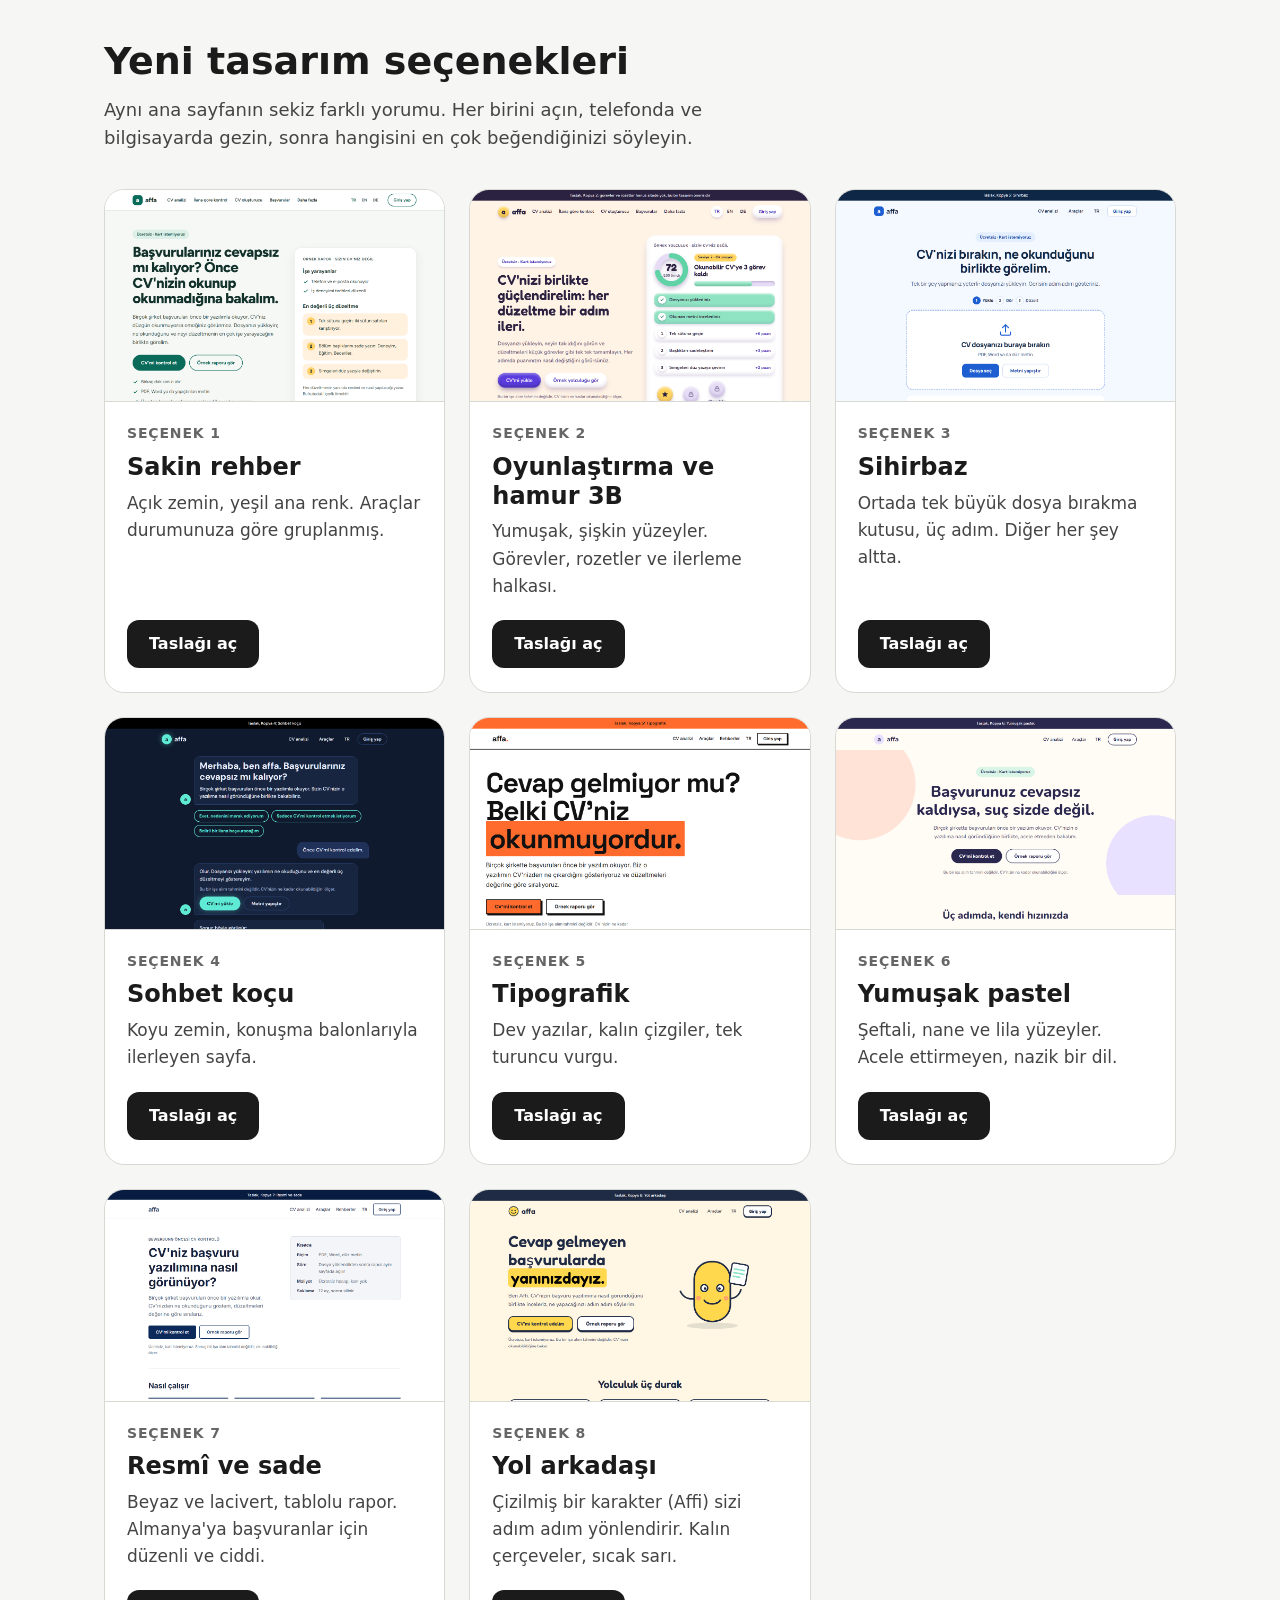
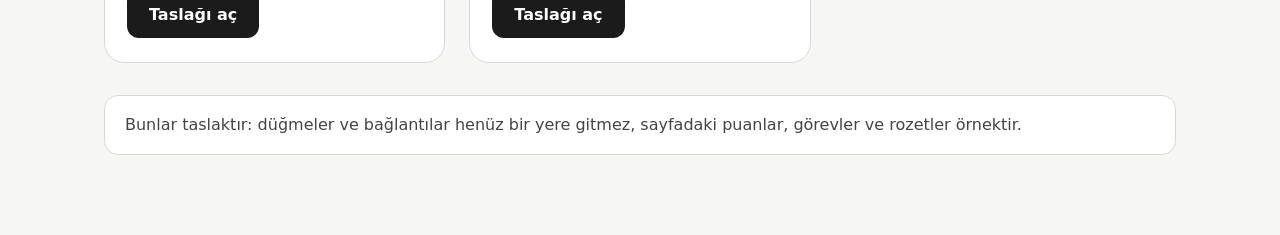
<file: index.html>
<!doctype html>
<html lang="tr">
<head>
<meta charset="utf-8">
<meta name="viewport" content="width=device-width, initial-scale=1">
<meta name="robots" content="noindex, nofollow">
<title>Yeni tasarım seçenekleri (taslak)</title>
<style>
*{box-sizing:border-box}
body{margin:0;background:#F6F6F4;color:#1B1B1B;font-family:system-ui,-apple-system,"Segoe UI",Roboto,sans-serif;font-size:18px;line-height:1.6}
main{max-width:1120px;margin:0 auto;padding:40px 24px 64px}
h1{margin:0;font-size:38px;line-height:1.15}
.lead{margin:12px 0 0;max-width:680px;color:#444}
.grid{margin-top:36px;display:grid;grid-template-columns:repeat(auto-fit,minmax(min(100%,320px),1fr));gap:24px}
.card{background:#fff;border:1px solid #D9D9D4;border-radius:20px;overflow:hidden;display:flex;flex-direction:column}
.card img{display:block;width:100%;height:auto;aspect-ratio:16/10;object-fit:cover;object-position:top;border-bottom:1px solid #D9D9D4;background:#EEE}
.body{padding:20px 22px 24px;display:flex;flex-direction:column;gap:8px;flex:1}
.no{font-size:14px;font-weight:700;letter-spacing:.06em;text-transform:uppercase;color:#666}
.body h2{margin:0;font-size:24px;line-height:1.2}
.body p{margin:0;color:#444;font-size:17px}
.go{margin-top:auto;padding-top:12px}
.go a{display:inline-flex;align-items:center;justify-content:center;min-height:48px;padding:0 22px;border-radius:12px;background:#1B1B1B;color:#fff;font-weight:700;font-size:16px;text-decoration:none}
.go a:hover{background:#000}
:focus-visible{outline:3px solid #2563EB;outline-offset:3px}
.note{margin-top:32px;padding:16px 20px;border-radius:14px;background:#fff;border:1px solid #D9D9D4;color:#444;font-size:16px}
</style>
</head>
<body>
<main>
<h1>Yeni tasarım seçenekleri</h1>
<p class="lead">Aynı ana sayfanın sekiz farklı yorumu. Her birini açın, telefonda ve bilgisayarda gezin, sonra hangisini en çok beğendiğinizi söyleyin.</p>

<div class="grid">
<article class="card"><img src="onizleme/kopya1.png" alt="Seçenek 1 önizlemesi: açık zeminli, yeşil renkli sakin sayfa" loading="lazy">
<div class="body"><span class="no">Seçenek 1</span><h2>Sakin rehber</h2><p>Açık zemin, yeşil ana renk. Araçlar durumunuza göre gruplanmış.</p><div class="go"><a href="kopya1-ana-sayfa.html">Taslağı aç</a></div></div></article>

<article class="card"><img src="onizleme/kopya2.png" alt="Seçenek 2 önizlemesi: krem zeminli, mor renkli, yumuşak şişkin kartlar ve rozetler" loading="lazy">
<div class="body"><span class="no">Seçenek 2</span><h2>Oyunlaştırma ve hamur 3B</h2><p>Yumuşak, şişkin yüzeyler. Görevler, rozetler ve ilerleme halkası.</p><div class="go"><a href="kopya2-oyunlastirma.html">Taslağı aç</a></div></div></article>

<article class="card"><img src="onizleme/kopya3.png" alt="Seçenek 3 önizlemesi: ortada büyük bir dosya bırakma kutusu" loading="lazy">
<div class="body"><span class="no">Seçenek 3</span><h2>Sihirbaz</h2><p>Ortada tek büyük dosya bırakma kutusu, üç adım. Diğer her şey altta.</p><div class="go"><a href="kopya3-sihirbaz.html">Taslağı aç</a></div></div></article>

<article class="card"><img src="onizleme/kopya4.png" alt="Seçenek 4 önizlemesi: koyu zeminde konuşma balonları" loading="lazy">
<div class="body"><span class="no">Seçenek 4</span><h2>Sohbet koçu</h2><p>Koyu zemin, konuşma balonlarıyla ilerleyen sayfa.</p><div class="go"><a href="kopya4-sohbet-kocu.html">Taslağı aç</a></div></div></article>

<article class="card"><img src="onizleme/kopya5.png" alt="Seçenek 5 önizlemesi: dev yazılar, kalın çizgiler, turuncu vurgu" loading="lazy">
<div class="body"><span class="no">Seçenek 5</span><h2>Tipografik</h2><p>Dev yazılar, kalın çizgiler, tek turuncu vurgu.</p><div class="go"><a href="kopya5-tipografik.html">Taslağı aç</a></div></div></article>

<article class="card"><img src="onizleme/kopya6.png" alt="Seçenek 6 önizlemesi: krem zeminde şeftali, nane ve lila pastel kartlar" loading="lazy">
<div class="body"><span class="no">Seçenek 6</span><h2>Yumuşak pastel</h2><p>Şeftali, nane ve lila yüzeyler. Acele ettirmeyen, nazik bir dil.</p><div class="go"><a href="kopya6-pastel.html">Taslağı aç</a></div></div></article>

<article class="card"><img src="onizleme/kopya7.png" alt="Seçenek 7 önizlemesi: beyaz zeminde lacivert, tablolu sade sayfa" loading="lazy">
<div class="body"><span class="no">Seçenek 7</span><h2>Resmî ve sade</h2><p>Beyaz ve lacivert, tablolu rapor. Almanya'ya başvuranlar için düzenli ve ciddi.</p><div class="go"><a href="kopya7-resmi-sade.html">Taslağı aç</a></div></div></article>

<article class="card"><img src="onizleme/kopya8.png" alt="Seçenek 8 önizlemesi: sarı çizgi film karakteri ve kalın çerçeveli kartlar" loading="lazy">
<div class="body"><span class="no">Seçenek 8</span><h2>Yol arkadaşı</h2><p>Çizilmiş bir karakter (Affi) sizi adım adım yönlendirir. Kalın çerçeveler, sıcak sarı.</p><div class="go"><a href="kopya8-yol-arkadasi.html">Taslağı aç</a></div></div></article>
</div>

<p class="note">Bunlar taslaktır: düğmeler ve bağlantılar henüz bir yere gitmez, sayfadaki puanlar, görevler ve rozetler örnektir.</p>
</main>
</body>
</html>
</file>
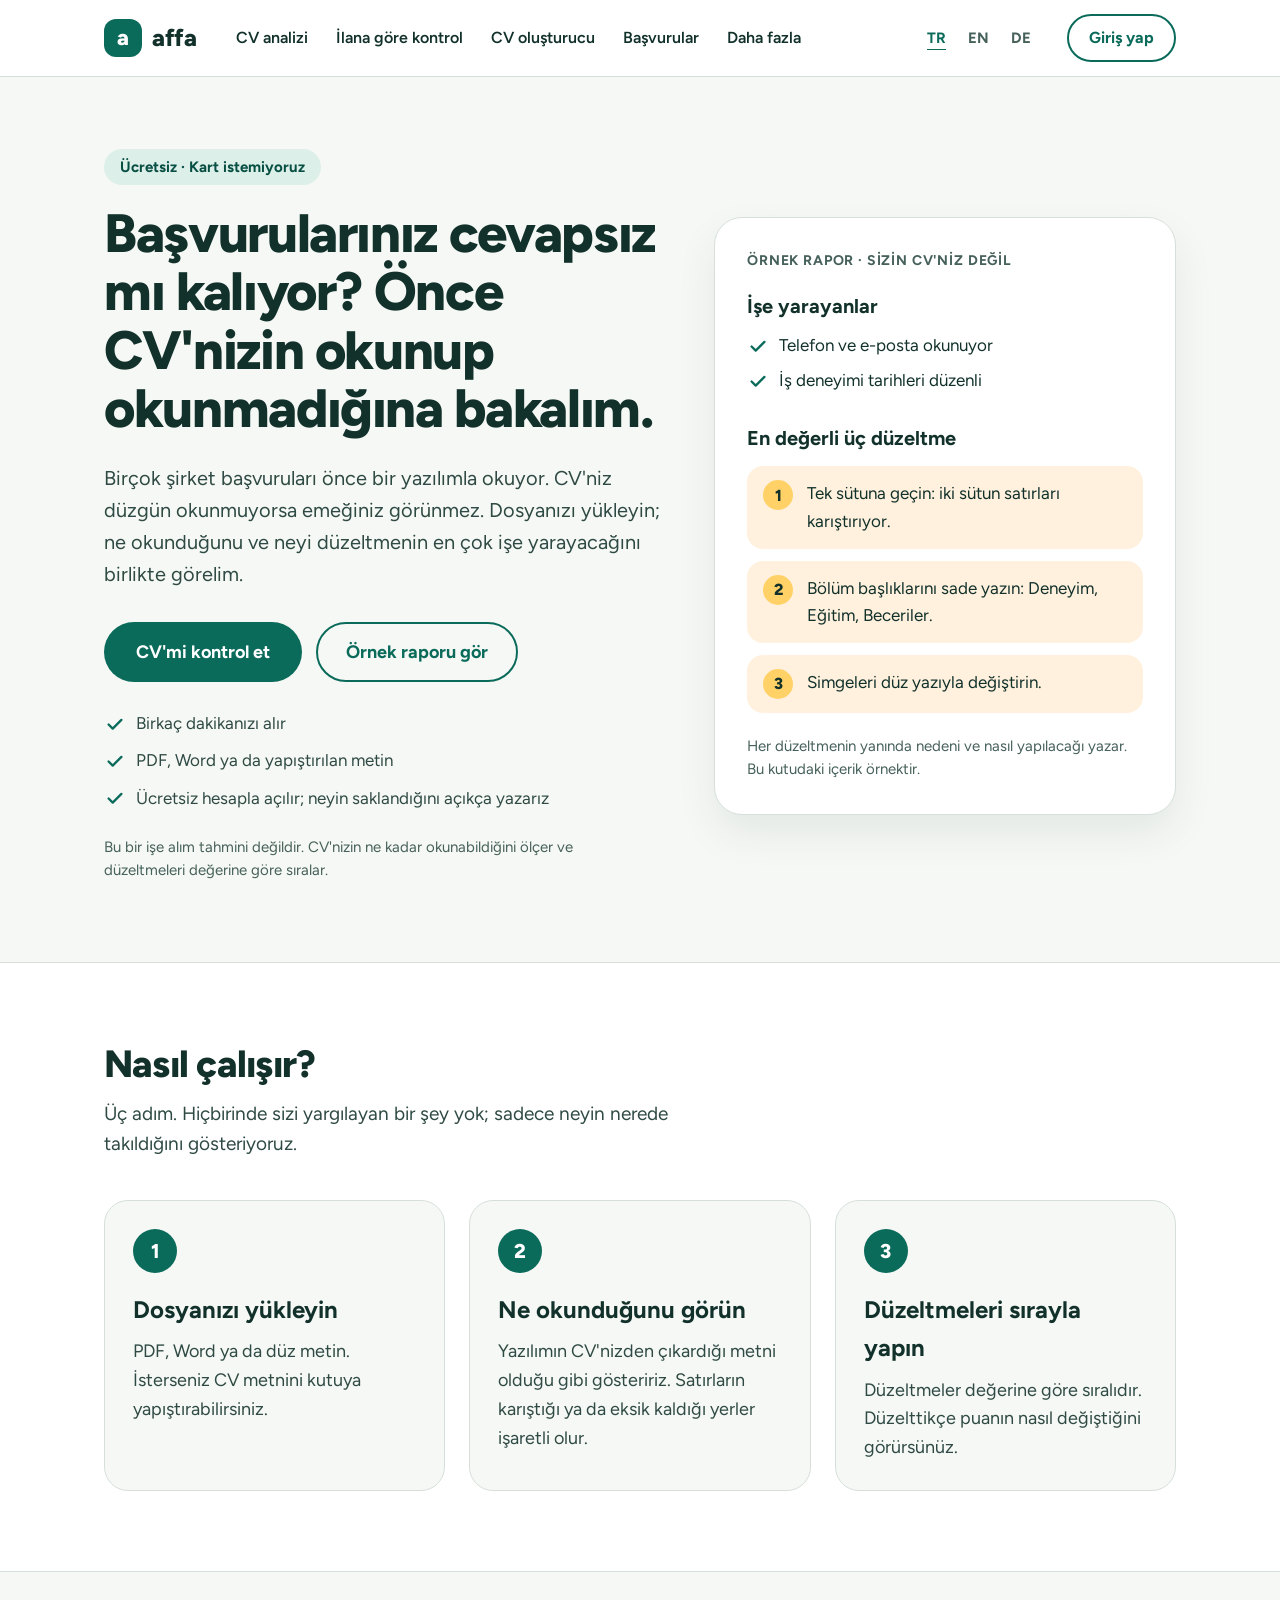
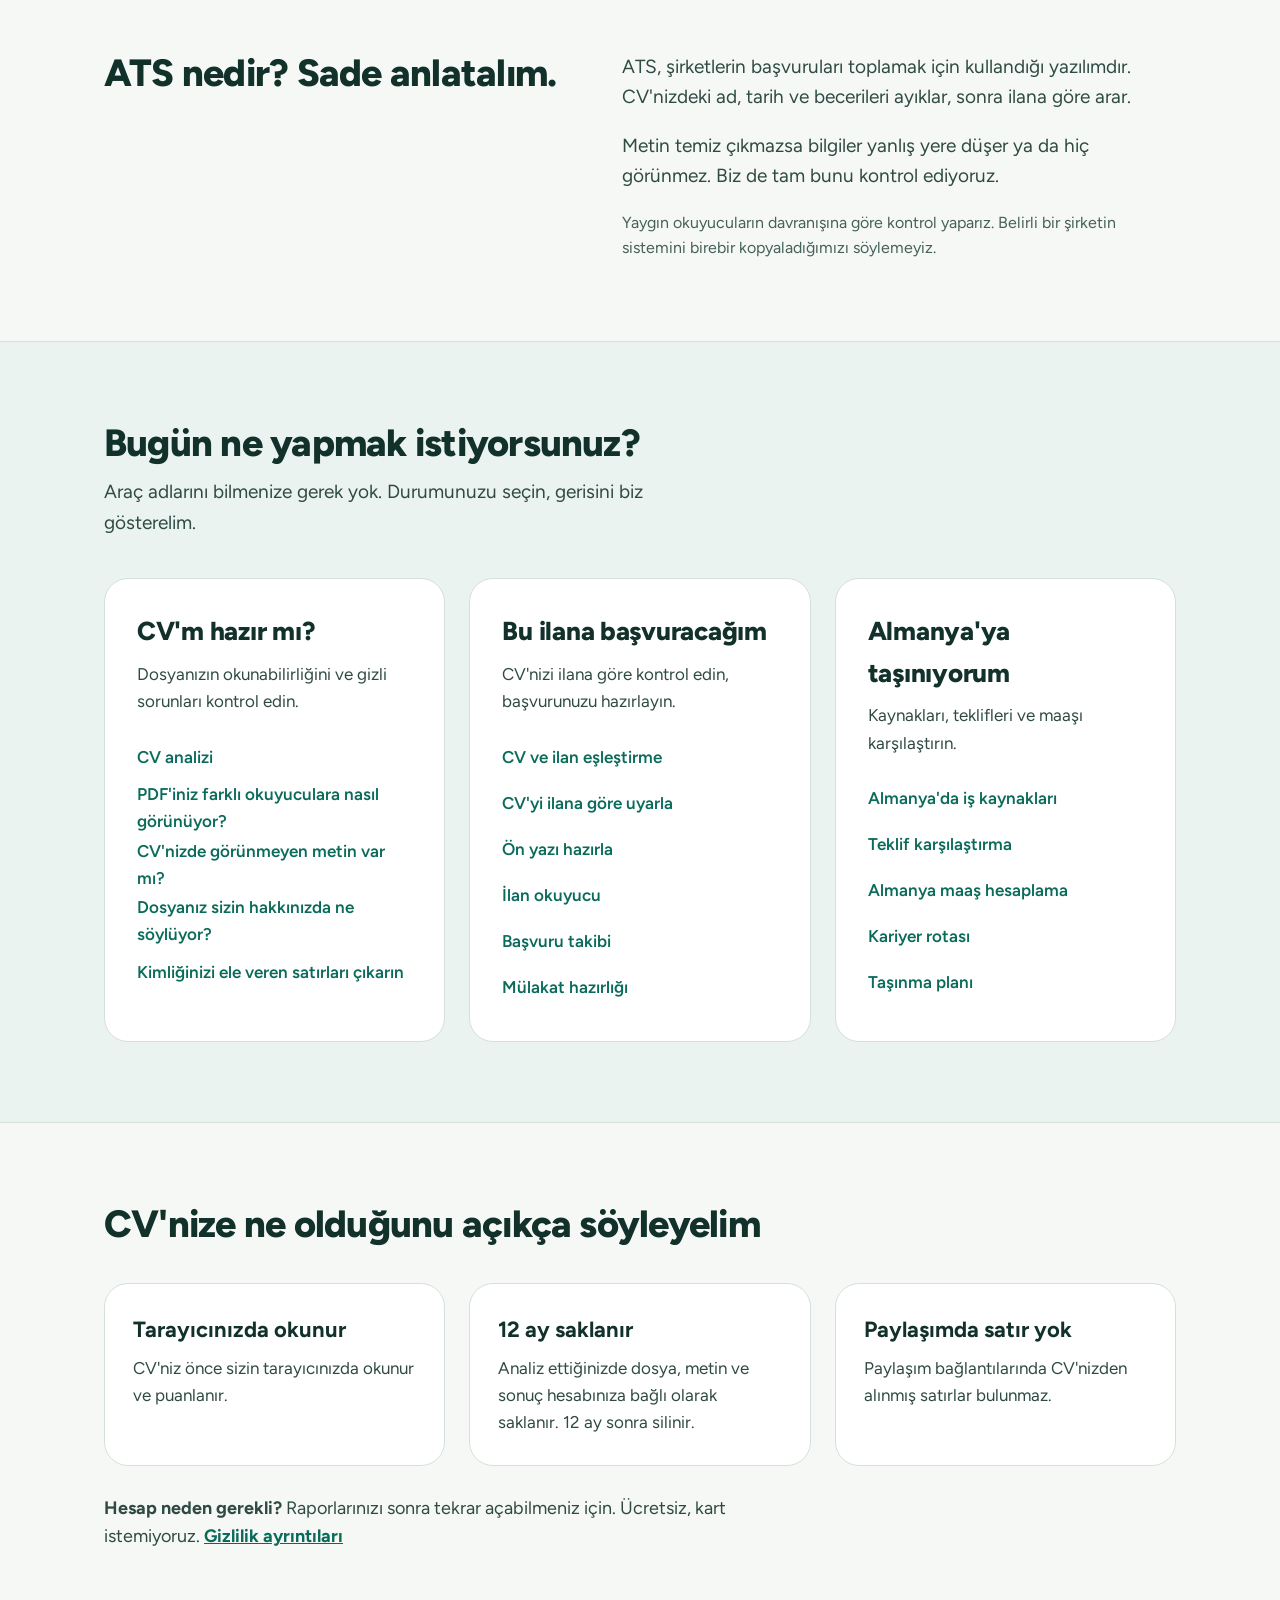
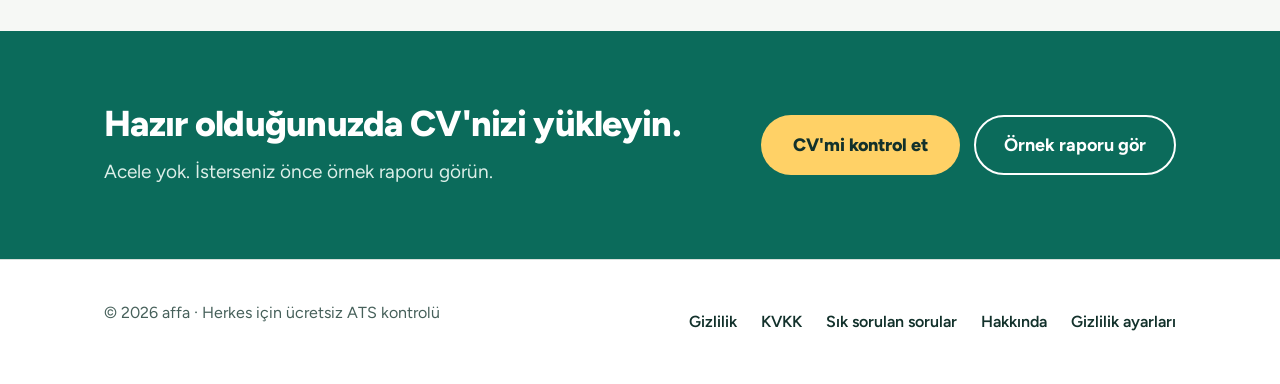
<file: kopya1-ana-sayfa.html>
<!doctype html>
<html lang="tr">
<head>
<meta charset="utf-8">
<title>Ana sayfa, Kopya 1 (taslak)</title>
<meta name="robots" content="noindex">
<meta name="viewport" content="width=device-width, initial-scale=1">

<link rel="stylesheet" href="fonts/fonts.css">
<style>
body{margin:0}
a{color:#0B6B5B}a:hover{color:#084F43}
</style>

</head>
<body>
<div style="background:#F6F8F5;color:#12312B;font-family:Figtree,system-ui,-apple-system,'Segoe UI',sans-serif;font-size:18px;line-height:1.6">

<header style="border-bottom:1px solid #D6E0DB;background:#FFFFFF">
<div style="max-width:1120px;margin:0 auto;padding:14px 24px;box-sizing:border-box;display:flex;flex-wrap:wrap;align-items:center;gap:12px 28px">
<a href="#" style="display:flex;align-items:center;gap:10px;text-decoration:none;color:#12312B;font-weight:800;font-size:24px;letter-spacing:-0.02em">
<span style="display:inline-flex;align-items:center;justify-content:center;width:38px;height:38px;border-radius:12px;background:#0B6B5B;color:#FFFFFF;font-size:22px">a</span>affa
</a>
<nav aria-label="Ana menü" style="display:flex;flex-wrap:wrap;gap:4px;flex-grow:1">
<a href="#" style="display:inline-flex;align-items:center;min-height:44px;padding:0 12px;color:#12312B;font-weight:600;font-size:16px;text-decoration:none">CV analizi</a>
<a href="#" style="display:inline-flex;align-items:center;min-height:44px;padding:0 12px;color:#12312B;font-weight:600;font-size:16px;text-decoration:none">İlana göre kontrol</a>
<a href="#" style="display:inline-flex;align-items:center;min-height:44px;padding:0 12px;color:#12312B;font-weight:600;font-size:16px;text-decoration:none">CV oluşturucu</a>
<a href="#" style="display:inline-flex;align-items:center;min-height:44px;padding:0 12px;color:#12312B;font-weight:600;font-size:16px;text-decoration:none">Başvurular</a>
<a href="#" style="display:inline-flex;align-items:center;min-height:44px;padding:0 12px;color:#12312B;font-weight:600;font-size:16px;text-decoration:none">Daha fazla</a>
</nav>
<div style="display:flex;align-items:center;gap:6px;font-size:15px;font-weight:700">
<a href="#" aria-current="true" style="display:inline-flex;align-items:center;min-height:44px;padding:0 8px;color:#0B6B5B;text-decoration:underline;text-underline-offset:6px">TR</a>
<a href="#" style="display:inline-flex;align-items:center;min-height:44px;padding:0 8px;color:#46605A;text-decoration:none">EN</a>
<a href="#" style="display:inline-flex;align-items:center;min-height:44px;padding:0 8px;color:#46605A;text-decoration:none">DE</a>
</div>
<a href="#" style="display:inline-flex;align-items:center;justify-content:center;min-height:44px;padding:0 20px;border-radius:999px;border:2px solid #0B6B5B;color:#0B6B5B;font-weight:700;font-size:16px;text-decoration:none">Giriş yap</a>
</div>
</header>

<main>

<section style="max-width:1120px;margin:0 auto;padding:72px 24px 80px;box-sizing:border-box;display:flex;flex-wrap:wrap;align-items:center;gap:48px">
<div style="flex:1 1 480px;min-width:0">
<p style="margin:0 0 20px;display:inline-block;padding:6px 16px;border-radius:999px;background:#DDEFE9;color:#084F43;font-weight:700;font-size:15px">Ücretsiz · Kart istemiyoruz</p>
<h1 style="margin:0;font-size:54px;line-height:1.08;font-weight:800;letter-spacing:-0.025em">Başvurularınız cevapsız mı kalıyor? Önce CV'nizin okunup okunmadığına bakalım.</h1>
<p style="margin:24px 0 0;font-size:20px;line-height:1.6;color:#2F4A44;max-width:560px">Birçok şirket başvuruları önce bir yazılımla okuyor. CV'niz düzgün okunmuyorsa emeğiniz görünmez. Dosyanızı yükleyin; ne okunduğunu ve neyi düzeltmenin en çok işe yarayacağını birlikte görelim.</p>
<div style="margin-top:32px;display:flex;flex-wrap:wrap;gap:14px">
<a href="#" style="display:inline-flex;align-items:center;justify-content:center;min-height:56px;padding:0 32px;border-radius:999px;background:#0B6B5B;color:#FFFFFF;font-weight:700;font-size:18px;text-decoration:none">CV'mi kontrol et</a>
<a href="#" style="display:inline-flex;align-items:center;justify-content:center;min-height:56px;padding:0 28px;border-radius:999px;border:2px solid #0B6B5B;color:#0B6B5B;font-weight:700;font-size:18px;text-decoration:none">Örnek raporu gör</a>
</div>
<ul style="margin:28px 0 0;padding:0;list-style:none;display:flex;flex-direction:column;gap:10px;font-size:17px;color:#2F4A44">
<li style="display:flex;align-items:center;gap:10px"><svg width="22" height="22" viewBox="0 0 24 24" fill="none" stroke="#0B6B5B" stroke-width="2.5" stroke-linecap="round" stroke-linejoin="round" aria-hidden="true"><path d="M5 12.5l4.5 4.5L19 7.5"/></svg>Birkaç dakikanızı alır</li>
<li style="display:flex;align-items:center;gap:10px"><svg width="22" height="22" viewBox="0 0 24 24" fill="none" stroke="#0B6B5B" stroke-width="2.5" stroke-linecap="round" stroke-linejoin="round" aria-hidden="true"><path d="M5 12.5l4.5 4.5L19 7.5"/></svg>PDF, Word ya da yapıştırılan metin</li>
<li style="display:flex;align-items:center;gap:10px"><svg width="22" height="22" viewBox="0 0 24 24" fill="none" stroke="#0B6B5B" stroke-width="2.5" stroke-linecap="round" stroke-linejoin="round" aria-hidden="true"><path d="M5 12.5l4.5 4.5L19 7.5"/></svg>Ücretsiz hesapla açılır; neyin saklandığını açıkça yazarız</li>
</ul>
<p style="margin:24px 0 0;font-size:15px;line-height:1.55;color:#46605A;max-width:520px">Bu bir işe alım tahmini değildir. CV'nizin ne kadar okunabildiğini ölçer ve düzeltmeleri değerine göre sıralar.</p>
</div>

<div style="flex:1 1 380px;min-width:0;background:#FFFFFF;border:1px solid #D6E0DB;border-radius:28px;padding:32px;box-sizing:border-box;box-shadow:0 18px 40px rgba(18,49,43,0.08)">
<p style="margin:0;font-size:14px;font-weight:700;letter-spacing:0.06em;text-transform:uppercase;color:#46605A">Örnek rapor · sizin CV'niz değil</p>
<h2 style="margin:18px 0 10px;font-size:20px;font-weight:700">İşe yarayanlar</h2>
<ul style="margin:0;padding:0;list-style:none;display:flex;flex-direction:column;gap:8px;font-size:17px">
<li style="display:flex;gap:10px;align-items:flex-start"><svg width="22" height="22" viewBox="0 0 24 24" fill="none" stroke="#0B6B5B" stroke-width="2.5" stroke-linecap="round" stroke-linejoin="round" aria-hidden="true" style="flex:none;margin-top:3px"><path d="M5 12.5l4.5 4.5L19 7.5"/></svg>Telefon ve e-posta okunuyor</li>
<li style="display:flex;gap:10px;align-items:flex-start"><svg width="22" height="22" viewBox="0 0 24 24" fill="none" stroke="#0B6B5B" stroke-width="2.5" stroke-linecap="round" stroke-linejoin="round" aria-hidden="true" style="flex:none;margin-top:3px"><path d="M5 12.5l4.5 4.5L19 7.5"/></svg>İş deneyimi tarihleri düzenli</li>
</ul>
<h2 style="margin:28px 0 12px;font-size:20px;font-weight:700">En değerli üç düzeltme</h2>
<ol style="margin:0;padding:0;list-style:none;display:flex;flex-direction:column;gap:12px;font-size:17px">
<li style="display:flex;gap:14px;align-items:flex-start;padding:14px 16px;border-radius:16px;background:#FFF1DD"><span style="flex:none;display:inline-flex;align-items:center;justify-content:center;width:30px;height:30px;border-radius:999px;background:#FFD166;color:#12312B;font-weight:800;font-size:16px">1</span>Tek sütuna geçin: iki sütun satırları karıştırıyor.</li>
<li style="display:flex;gap:14px;align-items:flex-start;padding:14px 16px;border-radius:16px;background:#FFF1DD"><span style="flex:none;display:inline-flex;align-items:center;justify-content:center;width:30px;height:30px;border-radius:999px;background:#FFD166;color:#12312B;font-weight:800;font-size:16px">2</span>Bölüm başlıklarını sade yazın: Deneyim, Eğitim, Beceriler.</li>
<li style="display:flex;gap:14px;align-items:flex-start;padding:14px 16px;border-radius:16px;background:#FFF1DD"><span style="flex:none;display:inline-flex;align-items:center;justify-content:center;width:30px;height:30px;border-radius:999px;background:#FFD166;color:#12312B;font-weight:800;font-size:16px">3</span>Simgeleri düz yazıyla değiştirin.</li>
</ol>
<p style="margin:22px 0 0;font-size:15px;line-height:1.55;color:#46605A">Her düzeltmenin yanında nedeni ve nasıl yapılacağı yazar. Bu kutudaki içerik örnektir.</p>
</div>
</section>

<section style="background:#FFFFFF;border-top:1px solid #D6E0DB;border-bottom:1px solid #D6E0DB">
<div style="max-width:1120px;margin:0 auto;padding:80px 24px;box-sizing:border-box">
<h2 style="margin:0;font-size:38px;line-height:1.15;font-weight:800;letter-spacing:-0.02em">Nasıl çalışır?</h2>
<p style="margin:12px 0 0;font-size:19px;color:#2F4A44;max-width:620px">Üç adım. Hiçbirinde sizi yargılayan bir şey yok; sadece neyin nerede takıldığını gösteriyoruz.</p>
<div style="margin-top:40px;display:flex;flex-wrap:wrap;gap:24px">
<div style="flex:1 1 300px;min-width:0;box-sizing:border-box;padding:28px;border-radius:24px;background:#F6F8F5;border:1px solid #D6E0DB">
<span style="display:inline-flex;align-items:center;justify-content:center;width:44px;height:44px;border-radius:999px;background:#0B6B5B;color:#FFFFFF;font-weight:800;font-size:20px">1</span>
<h3 style="margin:18px 0 8px;font-size:24px;font-weight:700">Dosyanızı yükleyin</h3>
<p style="margin:0;color:#2F4A44">PDF, Word ya da düz metin. İsterseniz CV metnini kutuya yapıştırabilirsiniz.</p>
</div>
<div style="flex:1 1 300px;min-width:0;box-sizing:border-box;padding:28px;border-radius:24px;background:#F6F8F5;border:1px solid #D6E0DB">
<span style="display:inline-flex;align-items:center;justify-content:center;width:44px;height:44px;border-radius:999px;background:#0B6B5B;color:#FFFFFF;font-weight:800;font-size:20px">2</span>
<h3 style="margin:18px 0 8px;font-size:24px;font-weight:700">Ne okunduğunu görün</h3>
<p style="margin:0;color:#2F4A44">Yazılımın CV'nizden çıkardığı metni olduğu gibi gösteririz. Satırların karıştığı ya da eksik kaldığı yerler işaretli olur.</p>
</div>
<div style="flex:1 1 300px;min-width:0;box-sizing:border-box;padding:28px;border-radius:24px;background:#F6F8F5;border:1px solid #D6E0DB">
<span style="display:inline-flex;align-items:center;justify-content:center;width:44px;height:44px;border-radius:999px;background:#0B6B5B;color:#FFFFFF;font-weight:800;font-size:20px">3</span>
<h3 style="margin:18px 0 8px;font-size:24px;font-weight:700">Düzeltmeleri sırayla yapın</h3>
<p style="margin:0;color:#2F4A44">Düzeltmeler değerine göre sıralıdır. Düzelttikçe puanın nasıl değiştiğini görürsünüz.</p>
</div>
</div>
</div>
</section>

<section style="max-width:1120px;margin:0 auto;padding:80px 24px;box-sizing:border-box;display:flex;flex-wrap:wrap;gap:40px 64px">
<div style="flex:1 1 340px;min-width:0">
<h2 style="margin:0;font-size:38px;line-height:1.15;font-weight:800;letter-spacing:-0.02em">ATS nedir? Sade anlatalım.</h2>
</div>
<div style="flex:1 1 440px;min-width:0;font-size:19px;color:#2F4A44">
<p style="margin:0">ATS, şirketlerin başvuruları toplamak için kullandığı yazılımdır. CV'nizdeki ad, tarih ve becerileri ayıklar, sonra ilana göre arar.</p>
<p style="margin:18px 0 0">Metin temiz çıkmazsa bilgiler yanlış yere düşer ya da hiç görünmez. Biz de tam bunu kontrol ediyoruz.</p>
<p style="margin:18px 0 0;font-size:16px;color:#46605A">Yaygın okuyucuların davranışına göre kontrol yaparız. Belirli bir şirketin sistemini birebir kopyaladığımızı söylemeyiz.</p>
</div>
</section>

<section style="background:#EAF3EF;border-top:1px solid #D6E0DB;border-bottom:1px solid #D6E0DB">
<div style="max-width:1120px;margin:0 auto;padding:80px 24px;box-sizing:border-box">
<h2 style="margin:0;font-size:38px;line-height:1.15;font-weight:800;letter-spacing:-0.02em">Bugün ne yapmak istiyorsunuz?</h2>
<p style="margin:12px 0 0;font-size:19px;color:#2F4A44;max-width:620px">Araç adlarını bilmenize gerek yok. Durumunuzu seçin, gerisini biz gösterelim.</p>
<div style="margin-top:40px;display:flex;flex-wrap:wrap;gap:24px">

<div style="flex:1 1 320px;min-width:0;padding:32px;border-radius:24px;background:#FFFFFF;border:1px solid #D6E0DB;box-sizing:border-box">
<h3 style="margin:0;font-size:26px;font-weight:800;letter-spacing:-0.01em">CV'm hazır mı?</h3>
<p style="margin:8px 0 20px;color:#2F4A44;font-size:17px">Dosyanızın okunabilirliğini ve gizli sorunları kontrol edin.</p>
<ul style="margin:0;padding:0;list-style:none;display:flex;flex-direction:column;gap:2px;font-size:17px;font-weight:600">
<li><a href="#" style="display:flex;align-items:center;min-height:44px;color:#0B6B5B;text-decoration:none">CV analizi</a></li>
<li><a href="#" style="display:flex;align-items:center;min-height:44px;color:#0B6B5B;text-decoration:none">PDF'iniz farklı okuyuculara nasıl görünüyor?</a></li>
<li><a href="#" style="display:flex;align-items:center;min-height:44px;color:#0B6B5B;text-decoration:none">CV'nizde görünmeyen metin var mı?</a></li>
<li><a href="#" style="display:flex;align-items:center;min-height:44px;color:#0B6B5B;text-decoration:none">Dosyanız sizin hakkınızda ne söylüyor?</a></li>
<li><a href="#" style="display:flex;align-items:center;min-height:44px;color:#0B6B5B;text-decoration:none">Kimliğinizi ele veren satırları çıkarın</a></li>
</ul>
</div>

<div style="flex:1 1 320px;min-width:0;padding:32px;border-radius:24px;background:#FFFFFF;border:1px solid #D6E0DB;box-sizing:border-box">
<h3 style="margin:0;font-size:26px;font-weight:800;letter-spacing:-0.01em">Bu ilana başvuracağım</h3>
<p style="margin:8px 0 20px;color:#2F4A44;font-size:17px">CV'nizi ilana göre kontrol edin, başvurunuzu hazırlayın.</p>
<ul style="margin:0;padding:0;list-style:none;display:flex;flex-direction:column;gap:2px;font-size:17px;font-weight:600">
<li><a href="#" style="display:flex;align-items:center;min-height:44px;color:#0B6B5B;text-decoration:none">CV ve ilan eşleştirme</a></li>
<li><a href="#" style="display:flex;align-items:center;min-height:44px;color:#0B6B5B;text-decoration:none">CV'yi ilana göre uyarla</a></li>
<li><a href="#" style="display:flex;align-items:center;min-height:44px;color:#0B6B5B;text-decoration:none">Ön yazı hazırla</a></li>
<li><a href="#" style="display:flex;align-items:center;min-height:44px;color:#0B6B5B;text-decoration:none">İlan okuyucu</a></li>
<li><a href="#" style="display:flex;align-items:center;min-height:44px;color:#0B6B5B;text-decoration:none">Başvuru takibi</a></li>
<li><a href="#" style="display:flex;align-items:center;min-height:44px;color:#0B6B5B;text-decoration:none">Mülakat hazırlığı</a></li>
</ul>
</div>

<div style="flex:1 1 320px;min-width:0;padding:32px;border-radius:24px;background:#FFFFFF;border:1px solid #D6E0DB;box-sizing:border-box">
<h3 style="margin:0;font-size:26px;font-weight:800;letter-spacing:-0.01em">Almanya'ya taşınıyorum</h3>
<p style="margin:8px 0 20px;color:#2F4A44;font-size:17px">Kaynakları, teklifleri ve maaşı karşılaştırın.</p>
<ul style="margin:0;padding:0;list-style:none;display:flex;flex-direction:column;gap:2px;font-size:17px;font-weight:600">
<li><a href="#" style="display:flex;align-items:center;min-height:44px;color:#0B6B5B;text-decoration:none">Almanya'da iş kaynakları</a></li>
<li><a href="#" style="display:flex;align-items:center;min-height:44px;color:#0B6B5B;text-decoration:none">Teklif karşılaştırma</a></li>
<li><a href="#" style="display:flex;align-items:center;min-height:44px;color:#0B6B5B;text-decoration:none">Almanya maaş hesaplama</a></li>
<li><a href="#" style="display:flex;align-items:center;min-height:44px;color:#0B6B5B;text-decoration:none">Kariyer rotası</a></li>
<li><a href="#" style="display:flex;align-items:center;min-height:44px;color:#0B6B5B;text-decoration:none">Taşınma planı</a></li>
</ul>
</div>

</div>
</div>
</section>

<section style="max-width:1120px;margin:0 auto;padding:80px 24px;box-sizing:border-box">
<h2 style="margin:0;font-size:38px;line-height:1.15;font-weight:800;letter-spacing:-0.02em">CV'nize ne olduğunu açıkça söyleyelim</h2>
<div style="margin-top:36px;display:flex;flex-wrap:wrap;gap:24px">
<div style="flex:1 1 300px;min-width:0;box-sizing:border-box;padding:28px;border-radius:24px;background:#FFFFFF;border:1px solid #D6E0DB">
<h3 style="margin:0 0 8px;font-size:22px;font-weight:700">Tarayıcınızda okunur</h3>
<p style="margin:0;color:#2F4A44;font-size:17px">CV'niz önce sizin tarayıcınızda okunur ve puanlanır.</p>
</div>
<div style="flex:1 1 300px;min-width:0;box-sizing:border-box;padding:28px;border-radius:24px;background:#FFFFFF;border:1px solid #D6E0DB">
<h3 style="margin:0 0 8px;font-size:22px;font-weight:700">12 ay saklanır</h3>
<p style="margin:0;color:#2F4A44;font-size:17px">Analiz ettiğinizde dosya, metin ve sonuç hesabınıza bağlı olarak saklanır. 12 ay sonra silinir.</p>
</div>
<div style="flex:1 1 300px;min-width:0;box-sizing:border-box;padding:28px;border-radius:24px;background:#FFFFFF;border:1px solid #D6E0DB">
<h3 style="margin:0 0 8px;font-size:22px;font-weight:700">Paylaşımda satır yok</h3>
<p style="margin:0;color:#2F4A44;font-size:17px">Paylaşım bağlantılarında CV'nizden alınmış satırlar bulunmaz.</p>
</div>
</div>
<p style="margin:28px 0 0;font-size:18px;color:#2F4A44;max-width:720px"><strong>Hesap neden gerekli?</strong> Raporlarınızı sonra tekrar açabilmeniz için. Ücretsiz, kart istemiyoruz. <a href="#" style="font-weight:700">Gizlilik ayrıntıları</a></p>
</section>

<section style="background:#0B6B5B;color:#FFFFFF">
<div style="max-width:1120px;margin:0 auto;padding:72px 24px;box-sizing:border-box;display:flex;flex-wrap:wrap;align-items:center;justify-content:space-between;gap:28px">
<div style="flex:1 1 440px;min-width:0">
<h2 style="margin:0;font-size:36px;line-height:1.15;font-weight:800;letter-spacing:-0.02em">Hazır olduğunuzda CV'nizi yükleyin.</h2>
<p style="margin:12px 0 0;font-size:19px;color:#DDEFE9">Acele yok. İsterseniz önce örnek raporu görün.</p>
</div>
<div style="display:flex;flex-wrap:wrap;gap:14px">
<a href="#" style="display:inline-flex;align-items:center;justify-content:center;min-height:56px;padding:0 32px;border-radius:999px;background:#FFD166;color:#12312B;font-weight:800;font-size:18px;text-decoration:none">CV'mi kontrol et</a>
<a href="#" style="display:inline-flex;align-items:center;justify-content:center;min-height:56px;padding:0 28px;border-radius:999px;border:2px solid #FFFFFF;color:#FFFFFF;font-weight:700;font-size:18px;text-decoration:none">Örnek raporu gör</a>
</div>
</div>
</section>

</main>

<footer style="background:#FFFFFF;border-top:1px solid #D6E0DB">
<div style="max-width:1120px;margin:0 auto;padding:40px 24px;box-sizing:border-box;display:flex;flex-wrap:wrap;justify-content:space-between;gap:20px 40px;font-size:16px;color:#46605A">
<p style="margin:0">© 2026 affa · Herkes için ücretsiz ATS kontrolü</p>
<nav aria-label="Alt menü" style="display:flex;flex-wrap:wrap;gap:4px 24px">
<a href="#" style="display:inline-flex;align-items:center;min-height:44px;color:#12312B;font-weight:600;text-decoration:none">Gizlilik</a>
<a href="#" style="display:inline-flex;align-items:center;min-height:44px;color:#12312B;font-weight:600;text-decoration:none">KVKK</a>
<a href="#" style="display:inline-flex;align-items:center;min-height:44px;color:#12312B;font-weight:600;text-decoration:none">Sık sorulan sorular</a>
<a href="#" style="display:inline-flex;align-items:center;min-height:44px;color:#12312B;font-weight:600;text-decoration:none">Hakkında</a>
<a href="#" style="display:inline-flex;align-items:center;min-height:44px;color:#12312B;font-weight:600;text-decoration:none">Gizlilik ayarları</a>
</nav>
</div>
</footer>

</div>
</body>
</html>
</file>
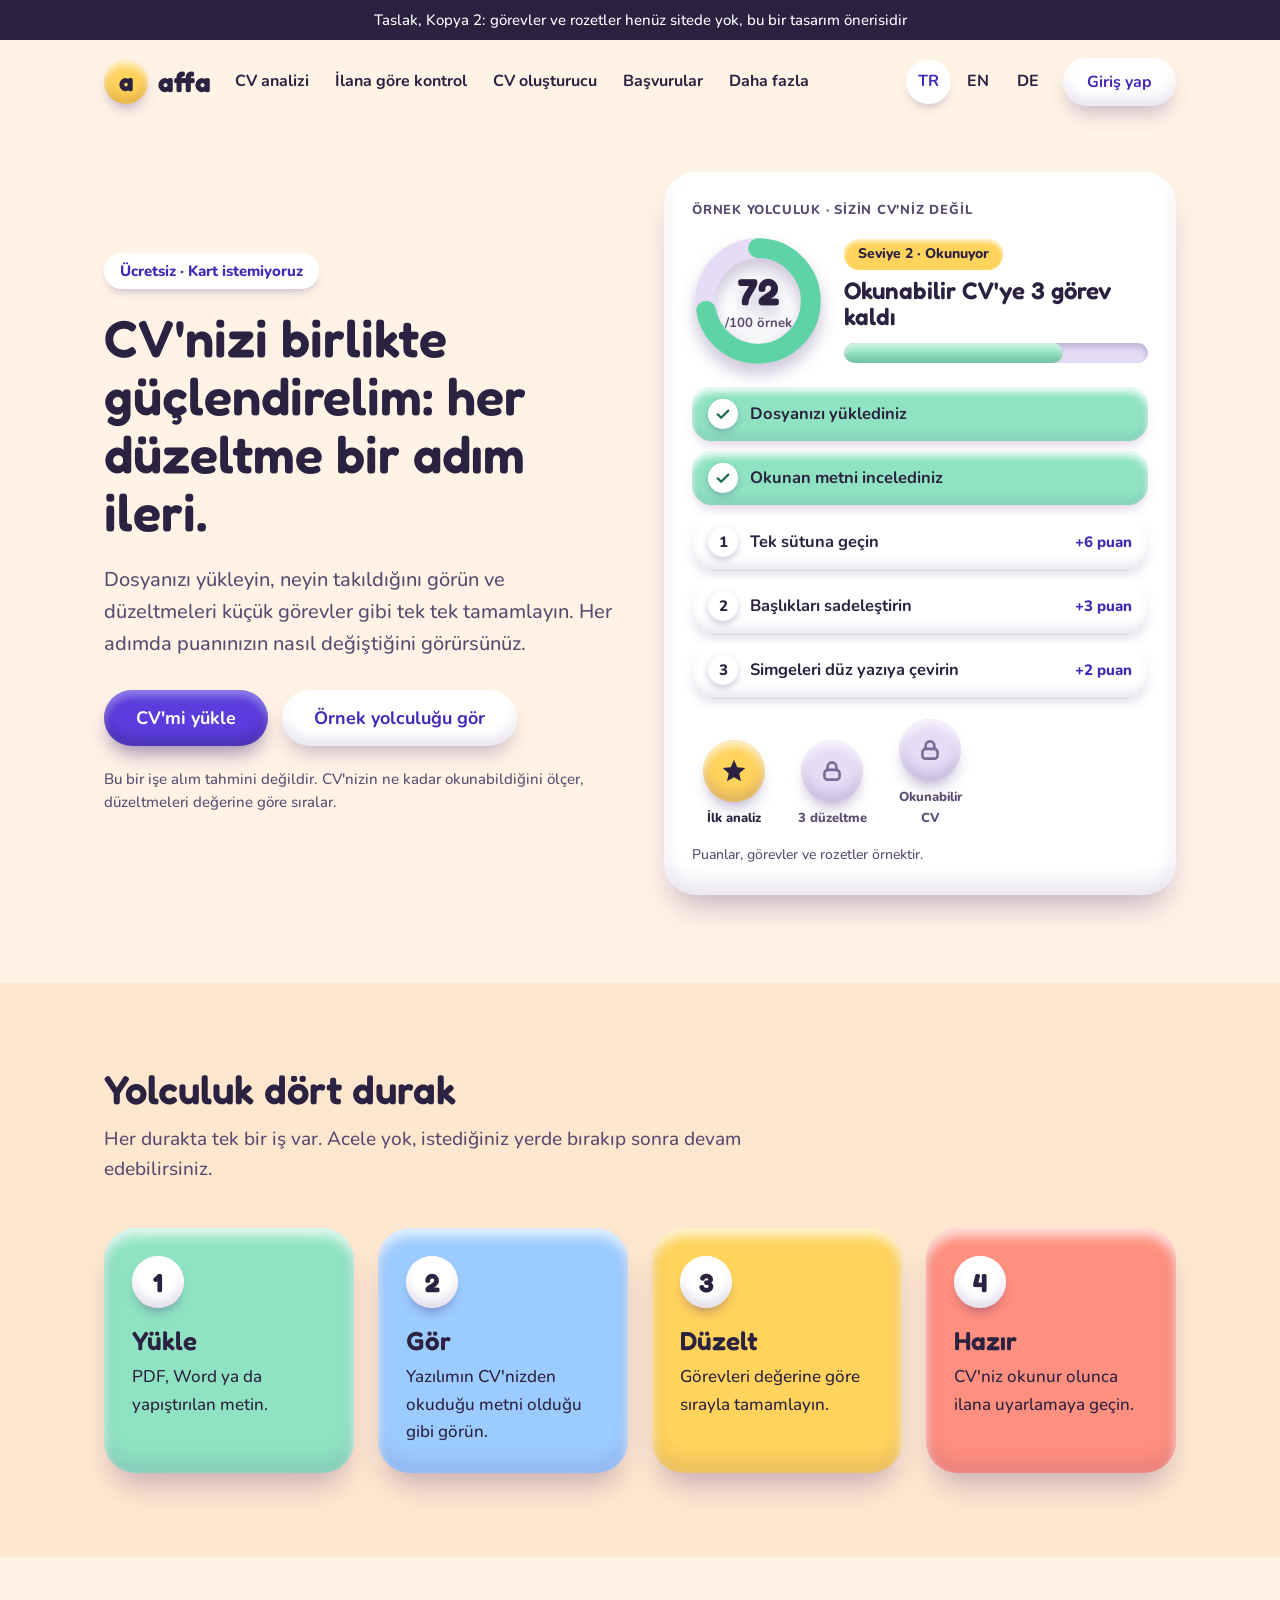
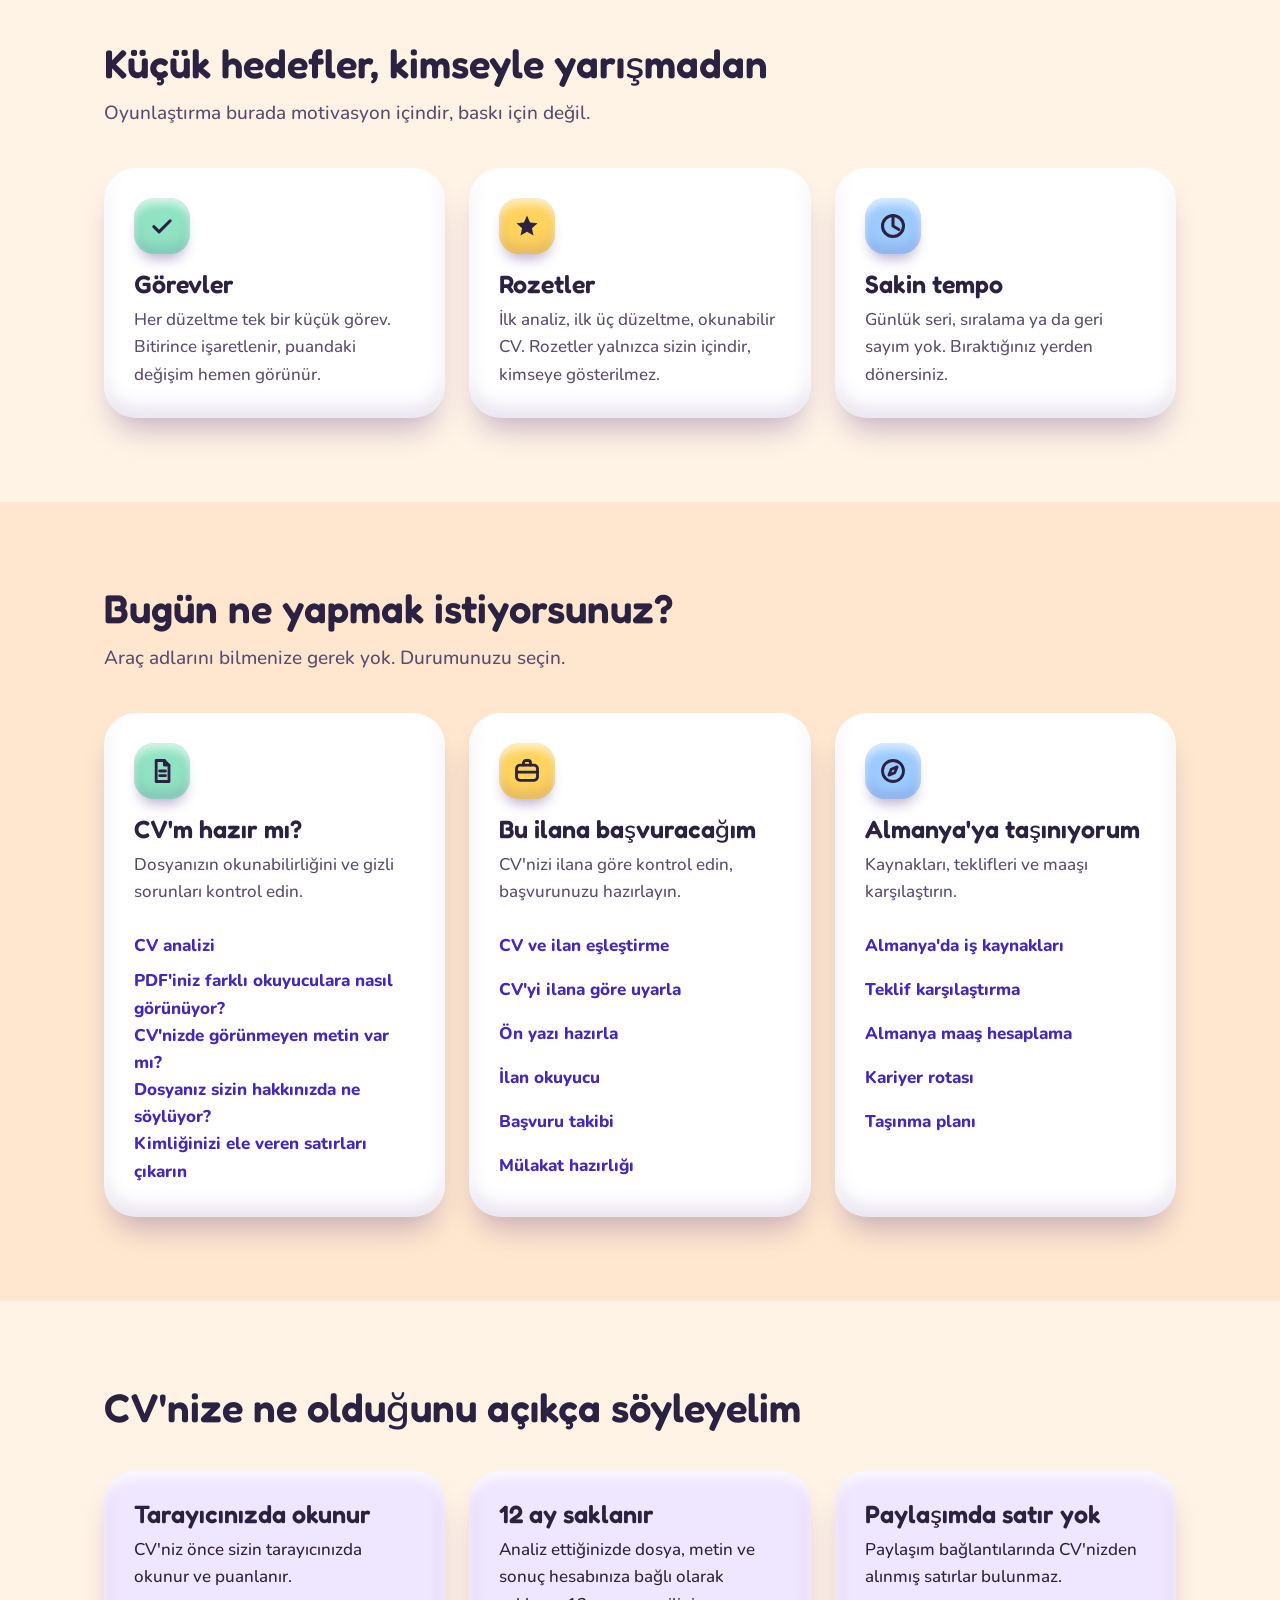
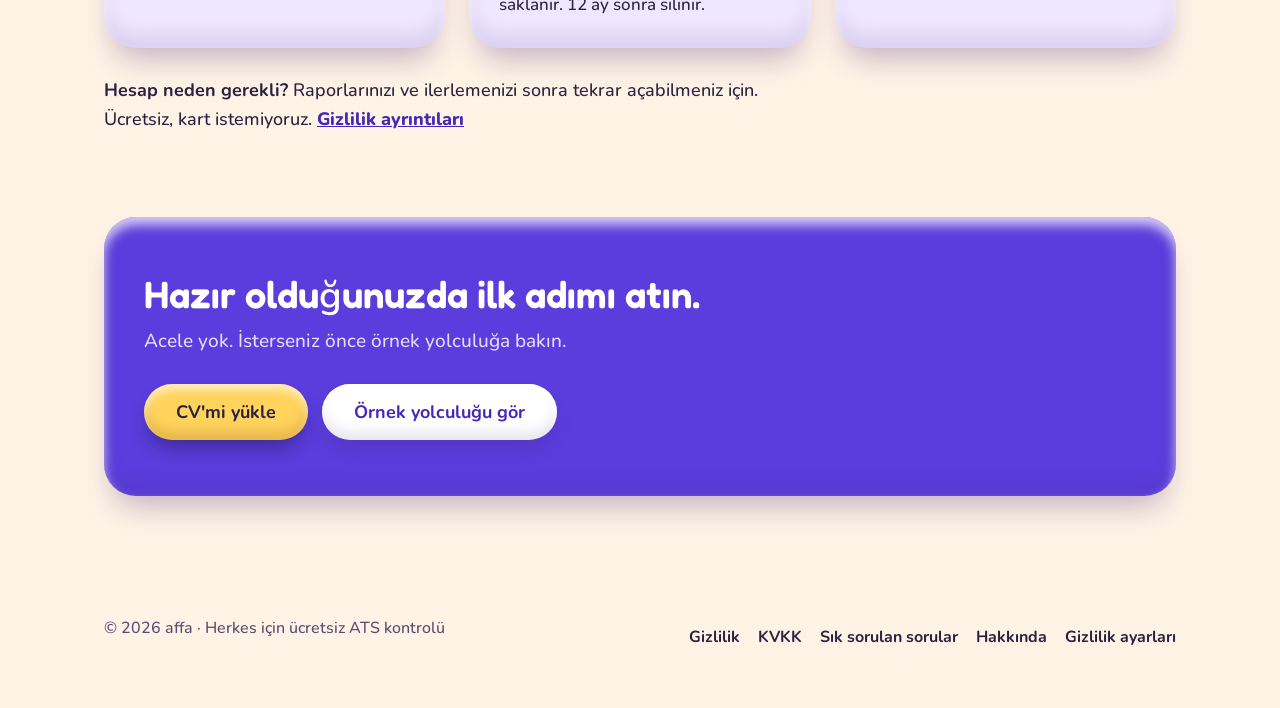
<file: kopya2-oyunlastirma.html>
<!doctype html>
<html lang="tr">
<head>
<meta charset="utf-8">
<meta name="viewport" content="width=device-width, initial-scale=1">
<meta name="robots" content="noindex">
<title>Ana sayfa, Kopya 2 (taslak)</title>
<link rel="stylesheet" href="fonts/fonts.css">
<style>
:root{
  --ground:#FFF3E6; --ink:#2B2140; --muted:#5A4B70; --violet:#5A3DDC; --violet-d:#4528B8;
  --mint:#8FE3C2; --sun:#FFD35C; --coral:#FF8F7E; --sky:#9CCBFF; --lav:#EFE6FF; --white:#FFFFFF;
  --shade:70,40,120;
}
*{box-sizing:border-box}
body{margin:0;background:var(--ground);color:var(--ink);font-family:Nunito,system-ui,-apple-system,"Segoe UI",sans-serif;font-size:18px;line-height:1.6;font-weight:500}
h1,h2,h3{font-family:Fredoka,Nunito,system-ui,sans-serif;font-weight:600;margin:0;line-height:1.12;letter-spacing:0}
p{margin:0}
a{color:var(--violet-d)}
.wrap{max-width:1120px;margin:0 auto;padding:0 24px}
:focus-visible{outline:4px solid var(--violet);outline-offset:3px}

/* hamur: yumuşak, şişkin 3B yüzey */
.dough{border-radius:32px;background:var(--white);
  box-shadow:inset 0 8px 12px rgba(255,255,255,.75),inset 0 -12px 18px rgba(var(--shade),.12),0 20px 30px -10px rgba(var(--shade),.32)}
.d-mint{background:var(--mint)} .d-sun{background:var(--sun)} .d-coral{background:var(--coral)} .d-sky{background:var(--sky)} .d-lav{background:var(--lav)}
.d-violet{background:var(--violet);color:#fff}

.btn{display:inline-flex;align-items:center;justify-content:center;min-height:56px;padding:0 32px;border:0;border-radius:999px;font:700 18px/1 Nunito,system-ui,sans-serif;text-decoration:none;cursor:pointer;color:#fff;background:var(--violet);
  box-shadow:inset 0 6px 8px rgba(255,255,255,.35),inset 0 -8px 12px rgba(0,0,0,.18),0 12px 20px -6px rgba(var(--shade),.55)}
.btn-soft{background:#fff;color:var(--violet-d);box-shadow:inset 0 6px 8px rgba(255,255,255,.9),inset 0 -8px 12px rgba(var(--shade),.12),0 12px 20px -6px rgba(var(--shade),.3)}
.btn-sun{background:var(--sun);color:var(--ink);box-shadow:inset 0 6px 8px rgba(255,255,255,.6),inset 0 -8px 12px rgba(120,70,0,.2),0 12px 20px -6px rgba(0,0,0,.35)}
@media (prefers-reduced-motion:no-preference){
  .btn,.pill,.tile{transition:transform .18s cubic-bezier(.3,1.6,.5,1)}
  .btn:hover,.tile:hover{transform:translateY(-3px) scale(1.02)}
  .btn:active{transform:translateY(2px) scale(.99)}
}

.topnote{background:var(--ink);color:#fff;text-align:center;font-size:15px;padding:8px 16px}
header .bar{display:flex;flex-wrap:wrap;align-items:center;gap:12px 12px;padding:18px 24px;max-width:1120px;margin:0 auto}
.logo{display:flex;align-items:center;gap:10px;text-decoration:none;color:var(--ink);font-family:Fredoka,sans-serif;font-weight:700;font-size:28px}
.logo i{display:inline-flex;align-items:center;justify-content:center;width:44px;height:44px;border-radius:50%;background:var(--sun);font-style:normal;font-size:26px;
  box-shadow:inset 0 5px 7px rgba(255,255,255,.7),inset 0 -7px 10px rgba(120,70,0,.2),0 8px 14px -5px rgba(var(--shade),.4)}
nav.main{display:flex;flex-wrap:wrap;gap:2px;flex-grow:1}
.pill{display:inline-flex;align-items:center;min-height:44px;padding:0 12px;border-radius:999px;color:var(--ink);font-weight:700;font-size:16px;text-decoration:none}
.pill:hover{background:#fff}
.lang{display:flex;gap:4px}
.lang .pill[aria-current="true"]{background:#fff;box-shadow:inset 0 4px 6px rgba(255,255,255,.9),0 6px 10px -4px rgba(var(--shade),.3);color:var(--violet-d)}

.hero{display:grid;grid-template-columns:repeat(auto-fit,minmax(min(100%,420px),1fr));gap:48px;align-items:center;padding-top:48px;padding-bottom:88px}
.chip{display:inline-block;padding:6px 16px;border-radius:999px;background:#fff;font-weight:800;font-size:15px;color:var(--violet-d);box-shadow:inset 0 4px 6px rgba(255,255,255,.9),0 6px 10px -4px rgba(var(--shade),.3)}
.hero h1{font-size:52px;margin-top:20px}
.hero .lead{font-size:20px;color:var(--muted);margin-top:22px;max-width:560px}
.ctas{display:flex;flex-wrap:wrap;gap:14px;margin-top:30px}
.note{font-size:15px;line-height:1.55;color:var(--muted);margin-top:22px;max-width:520px}

.quest{padding:28px}
.quest .tag{font-size:13px;font-weight:800;letter-spacing:.06em;text-transform:uppercase;color:var(--muted)}
.qtop{display:flex;align-items:center;gap:20px;margin-top:14px;flex-wrap:wrap}
.ring{width:132px;height:132px;flex:none;filter:drop-shadow(0 10px 8px rgba(var(--shade),.28))}
.ring text{font-family:Fredoka,sans-serif;font-weight:700}
.qtext{flex:1 1 180px;min-width:0}
.level{display:inline-block;padding:4px 14px;border-radius:999px;background:var(--sun);font-weight:800;font-size:14px;box-shadow:inset 0 3px 4px rgba(255,255,255,.7)}
.qtext h2{font-size:24px;margin-top:8px}
.bar-track{height:20px;border-radius:999px;background:#E6DCF6;box-shadow:inset 0 4px 6px rgba(var(--shade),.25);margin-top:12px;overflow:hidden}
.bar-fill{height:100%;width:72%;border-radius:999px;background:var(--mint);box-shadow:inset 0 5px 6px rgba(255,255,255,.6),inset 0 -5px 6px rgba(0,60,40,.2)}
.tasks{list-style:none;margin:20px 0 0;padding:0;display:flex;flex-direction:column;gap:10px}
.task{display:flex;align-items:center;gap:12px;padding:12px 16px;border-radius:20px;font-size:16.5px;font-weight:700;background:#fff;
  box-shadow:inset 0 5px 7px rgba(255,255,255,.9),inset 0 -6px 9px rgba(var(--shade),.1),0 8px 14px -6px rgba(var(--shade),.25)}
.task.done{background:var(--mint)}
.task .dot{flex:none;display:inline-flex;align-items:center;justify-content:center;width:30px;height:30px;border-radius:50%;background:#fff;font-weight:800;font-size:15px;box-shadow:inset 0 3px 4px rgba(255,255,255,.9),0 3px 6px rgba(var(--shade),.25)}
.task .pts{margin-left:auto;font-weight:800;color:var(--violet-d);font-size:15px;white-space:nowrap}
.badges{display:flex;gap:14px;margin-top:22px;align-items:flex-end;flex-wrap:wrap}
.badge{display:flex;flex-direction:column;align-items:center;gap:6px;font-size:13px;font-weight:800;text-align:center;width:84px}
.badge span.b{display:inline-flex;align-items:center;justify-content:center;width:62px;height:62px;border-radius:50%;
  box-shadow:inset 0 6px 8px rgba(255,255,255,.7),inset 0 -8px 12px rgba(var(--shade),.18),0 10px 16px -6px rgba(var(--shade),.4)}
.badge.earned span.b{background:var(--sun)}
.badge.locked span.b{background:#E6DCF6;color:#7B6C96}
.badge.locked{color:var(--muted)}
.fine{font-size:14px;color:var(--muted);margin-top:16px}

section.block{padding:84px 0}
.block h2{font-size:40px}
.block .sub{font-size:19px;color:var(--muted);margin-top:12px;max-width:640px}
.path{display:grid;grid-template-columns:repeat(auto-fit,minmax(min(100%,230px),1fr));gap:24px;margin-top:44px}
.tile{padding:28px}
.tile .n{display:inline-flex;align-items:center;justify-content:center;width:52px;height:52px;border-radius:50%;background:#fff;font-family:Fredoka,sans-serif;font-weight:700;font-size:26px;
  box-shadow:inset 0 5px 7px rgba(255,255,255,.9),inset 0 -7px 10px rgba(var(--shade),.15),0 8px 12px -5px rgba(var(--shade),.4)}
.tile h3{font-size:26px;margin-top:18px}
.tile p{margin-top:8px;font-size:17px}
.three{display:grid;grid-template-columns:repeat(auto-fit,minmax(min(100%,300px),1fr));gap:24px;margin-top:40px}
.card{padding:30px}
.card h3{font-size:25px}
.card p{margin-top:8px;font-size:17px;color:var(--muted)}
.card ul{list-style:none;margin:18px 0 0;padding:0}
.card li a{display:flex;align-items:center;min-height:44px;font-weight:800;font-size:17px;color:var(--violet-d);text-decoration:none}
.card li a:hover{text-decoration:underline}
.blob{display:inline-flex;align-items:center;justify-content:center;width:56px;height:56px;border-radius:20px;margin-bottom:16px;
  box-shadow:inset 0 6px 8px rgba(255,255,255,.65),inset 0 -8px 12px rgba(var(--shade),.15),0 10px 14px -6px rgba(var(--shade),.4)}
.final{padding:56px 40px;display:flex;flex-wrap:wrap;align-items:center;justify-content:space-between;gap:28px}
.final h2{font-size:38px;max-width:560px}
.final p{margin-top:10px;color:#E5DCFF;font-size:19px}
footer{margin-top:84px;padding:36px 0 48px;font-size:16px;color:var(--muted)}
footer .row{display:flex;flex-wrap:wrap;justify-content:space-between;gap:16px 32px}
footer nav{display:flex;flex-wrap:wrap;gap:4px 18px}
footer nav a{display:inline-flex;align-items:center;min-height:44px;color:var(--ink);font-weight:700;text-decoration:none}

@media (max-width:640px){
  .hero h1{font-size:38px}
  .block h2{font-size:32px}
  .final{padding:36px 24px}
  .final h2{font-size:30px}
  section.block{padding:60px 0}
}
</style>
</head>
<body>
<div class="topnote">Taslak, Kopya 2: görevler ve rozetler henüz sitede yok, bu bir tasarım önerisidir</div>

<header>
<div class="bar">
<a href="#" class="logo"><i>a</i>affa</a>
<nav class="main" aria-label="Ana menü">
<a href="#" class="pill">CV analizi</a><a href="#" class="pill">İlana göre kontrol</a><a href="#" class="pill">CV oluşturucu</a><a href="#" class="pill">Başvurular</a><a href="#" class="pill">Daha fazla</a>
</nav>
<div class="lang"><a href="#" class="pill" aria-current="true">TR</a><a href="#" class="pill">EN</a><a href="#" class="pill">DE</a></div>
<a href="#" class="btn btn-soft" style="min-height:48px;padding:0 24px;font-size:16px">Giriş yap</a>
</div>
</header>

<main>
<section class="wrap hero">
<div>
<span class="chip">Ücretsiz · Kart istemiyoruz</span>
<h1>CV'nizi birlikte güçlendirelim: her düzeltme bir adım ileri.</h1>
<p class="lead">Dosyanızı yükleyin, neyin takıldığını görün ve düzeltmeleri küçük görevler gibi tek tek tamamlayın. Her adımda puanınızın nasıl değiştiğini görürsünüz.</p>
<div class="ctas">
<a href="#" class="btn">CV'mi yükle</a>
<a href="#" class="btn btn-soft">Örnek yolculuğu gör</a>
</div>
<p class="note">Bu bir işe alım tahmini değildir. CV'nizin ne kadar okunabildiğini ölçer, düzeltmeleri değerine göre sıralar.</p>
</div>

<div class="dough quest" role="group" aria-label="Örnek yolculuk kartı">
<p class="tag">Örnek yolculuk · sizin CV'niz değil</p>
<div class="qtop">
<svg class="ring" viewBox="0 0 120 120" role="img" aria-label="Örnek puan: 100 üzerinden 72">
<circle cx="60" cy="60" r="48" fill="none" stroke="#E6DCF6" stroke-width="18"/>
<circle cx="60" cy="60" r="48" fill="none" stroke="#5FD3A6" stroke-width="18" stroke-linecap="round" stroke-dasharray="217 301.6" transform="rotate(-90 60 60)"/>
<text x="60" y="64" text-anchor="middle" font-size="34" fill="#2B2140">72</text>
<text x="60" y="84" text-anchor="middle" font-size="12" fill="#5A4B70" style="font-family:Nunito,sans-serif;font-weight:700">/100 örnek</text>
</svg>
<div class="qtext">
<span class="level">Seviye 2 · Okunuyor</span>
<h2>Okunabilir CV'ye 3 görev kaldı</h2>
<div class="bar-track" aria-hidden="true"><div class="bar-fill"></div></div>
</div>
</div>
<ul class="tasks">
<li class="task done"><span class="dot"><svg width="18" height="18" viewBox="0 0 24 24" fill="none" stroke="#1F6B4F" stroke-width="3" stroke-linecap="round" stroke-linejoin="round" aria-hidden="true"><path d="M5 12.5l4.5 4.5L19 7.5"/></svg></span>Dosyanızı yüklediniz</li>
<li class="task done"><span class="dot"><svg width="18" height="18" viewBox="0 0 24 24" fill="none" stroke="#1F6B4F" stroke-width="3" stroke-linecap="round" stroke-linejoin="round" aria-hidden="true"><path d="M5 12.5l4.5 4.5L19 7.5"/></svg></span>Okunan metni incelediniz</li>
<li class="task"><span class="dot">1</span>Tek sütuna geçin<span class="pts">+6 puan</span></li>
<li class="task"><span class="dot">2</span>Başlıkları sadeleştirin<span class="pts">+3 puan</span></li>
<li class="task"><span class="dot">3</span>Simgeleri düz yazıya çevirin<span class="pts">+2 puan</span></li>
</ul>
<div class="badges">
<div class="badge earned"><span class="b"><svg width="30" height="30" viewBox="0 0 24 24" fill="#2B2140" aria-hidden="true"><polygon points="12,3 14.6,9 21,9.6 16.2,13.9 17.6,20.2 12,17 6.4,20.2 7.8,13.9 3,9.6 9.4,9"/></svg></span>İlk analiz</div>
<div class="badge locked"><span class="b"><svg width="26" height="26" viewBox="0 0 24 24" fill="none" stroke="currentColor" stroke-width="2.4" stroke-linecap="round" stroke-linejoin="round" aria-hidden="true"><rect x="5" y="11" width="14" height="9" rx="3"/><path d="M8 11V8a4 4 0 0 1 8 0v3"/></svg></span>3 düzeltme</div>
<div class="badge locked"><span class="b"><svg width="26" height="26" viewBox="0 0 24 24" fill="none" stroke="currentColor" stroke-width="2.4" stroke-linecap="round" stroke-linejoin="round" aria-hidden="true"><rect x="5" y="11" width="14" height="9" rx="3"/><path d="M8 11V8a4 4 0 0 1 8 0v3"/></svg></span>Okunabilir CV</div>
</div>
<p class="fine">Puanlar, görevler ve rozetler örnektir.</p>
</div>
</section>

<section class="block" style="background:#FFE7CF">
<div class="wrap">
<h2>Yolculuk dört durak</h2>
<p class="sub">Her durakta tek bir iş var. Acele yok, istediğiniz yerde bırakıp sonra devam edebilirsiniz.</p>
<div class="path">
<div class="dough tile d-mint"><span class="n">1</span><h3>Yükle</h3><p>PDF, Word ya da yapıştırılan metin.</p></div>
<div class="dough tile d-sky"><span class="n">2</span><h3>Gör</h3><p>Yazılımın CV'nizden okuduğu metni olduğu gibi görün.</p></div>
<div class="dough tile d-sun"><span class="n">3</span><h3>Düzelt</h3><p>Görevleri değerine göre sırayla tamamlayın.</p></div>
<div class="dough tile d-coral"><span class="n">4</span><h3>Hazır</h3><p>CV'niz okunur olunca ilana uyarlamaya geçin.</p></div>
</div>
</div>
</section>

<section class="block">
<div class="wrap">
<h2>Küçük hedefler, kimseyle yarışmadan</h2>
<p class="sub">Oyunlaştırma burada motivasyon içindir, baskı için değil.</p>
<div class="three">
<div class="dough card"><span class="blob d-mint"><svg width="28" height="28" viewBox="0 0 24 24" fill="none" stroke="#2B2140" stroke-width="2.6" stroke-linecap="round" stroke-linejoin="round" aria-hidden="true"><path d="M5 12.5l4.5 4.5L19 7.5"/></svg></span><h3>Görevler</h3><p>Her düzeltme tek bir küçük görev. Bitirince işaretlenir, puandaki değişim hemen görünür.</p></div>
<div class="dough card"><span class="blob d-sun"><svg width="28" height="28" viewBox="0 0 24 24" fill="#2B2140" aria-hidden="true"><polygon points="12,3 14.6,9 21,9.6 16.2,13.9 17.6,20.2 12,17 6.4,20.2 7.8,13.9 3,9.6 9.4,9"/></svg></span><h3>Rozetler</h3><p>İlk analiz, ilk üç düzeltme, okunabilir CV. Rozetler yalnızca sizin içindir, kimseye gösterilmez.</p></div>
<div class="dough card"><span class="blob d-sky"><svg width="28" height="28" viewBox="0 0 24 24" fill="none" stroke="#2B2140" stroke-width="2.6" stroke-linecap="round" stroke-linejoin="round" aria-hidden="true"><path d="M12 3v9l5 3"/><circle cx="12" cy="12" r="9"/></svg></span><h3>Sakin tempo</h3><p>Günlük seri, sıralama ya da geri sayım yok. Bıraktığınız yerden dönersiniz.</p></div>
</div>
</div>
</section>

<section class="block" style="background:#FFE7CF">
<div class="wrap">
<h2>Bugün ne yapmak istiyorsunuz?</h2>
<p class="sub">Araç adlarını bilmenize gerek yok. Durumunuzu seçin.</p>
<div class="three">
<div class="dough card"><span class="blob d-mint"><svg width="28" height="28" viewBox="0 0 24 24" fill="none" stroke="#2B2140" stroke-width="2.4" stroke-linecap="round" stroke-linejoin="round" aria-hidden="true"><path d="M7 3h7l4 4v14H7z"/><path d="M14 3v4h4M10 12h5M10 16h5"/></svg></span><h3>CV'm hazır mı?</h3><p>Dosyanızın okunabilirliğini ve gizli sorunları kontrol edin.</p>
<ul><li><a href="#">CV analizi</a></li><li><a href="#">PDF'iniz farklı okuyuculara nasıl görünüyor?</a></li><li><a href="#">CV'nizde görünmeyen metin var mı?</a></li><li><a href="#">Dosyanız sizin hakkınızda ne söylüyor?</a></li><li><a href="#">Kimliğinizi ele veren satırları çıkarın</a></li></ul></div>
<div class="dough card"><span class="blob d-sun"><svg width="28" height="28" viewBox="0 0 24 24" fill="none" stroke="#2B2140" stroke-width="2.4" stroke-linecap="round" stroke-linejoin="round" aria-hidden="true"><rect x="3" y="7" width="18" height="13" rx="3"/><path d="M9 7V5a2 2 0 0 1 2-2h2a2 2 0 0 1 2 2v2M3 13h18"/></svg></span><h3>Bu ilana başvuracağım</h3><p>CV'nizi ilana göre kontrol edin, başvurunuzu hazırlayın.</p>
<ul><li><a href="#">CV ve ilan eşleştirme</a></li><li><a href="#">CV'yi ilana göre uyarla</a></li><li><a href="#">Ön yazı hazırla</a></li><li><a href="#">İlan okuyucu</a></li><li><a href="#">Başvuru takibi</a></li><li><a href="#">Mülakat hazırlığı</a></li></ul></div>
<div class="dough card"><span class="blob d-sky"><svg width="28" height="28" viewBox="0 0 24 24" fill="none" stroke="#2B2140" stroke-width="2.4" stroke-linecap="round" stroke-linejoin="round" aria-hidden="true"><circle cx="12" cy="12" r="9"/><path d="M15.5 8.5l-2 5-5 2 2-5z"/></svg></span><h3>Almanya'ya taşınıyorum</h3><p>Kaynakları, teklifleri ve maaşı karşılaştırın.</p>
<ul><li><a href="#">Almanya'da iş kaynakları</a></li><li><a href="#">Teklif karşılaştırma</a></li><li><a href="#">Almanya maaş hesaplama</a></li><li><a href="#">Kariyer rotası</a></li><li><a href="#">Taşınma planı</a></li></ul></div>
</div>
</div>
</section>

<section class="block">
<div class="wrap">
<h2>CV'nize ne olduğunu açıkça söyleyelim</h2>
<div class="three">
<div class="dough card d-lav"><h3>Tarayıcınızda okunur</h3><p style="color:var(--ink)">CV'niz önce sizin tarayıcınızda okunur ve puanlanır.</p></div>
<div class="dough card d-lav"><h3>12 ay saklanır</h3><p style="color:var(--ink)">Analiz ettiğinizde dosya, metin ve sonuç hesabınıza bağlı olarak saklanır. 12 ay sonra silinir.</p></div>
<div class="dough card d-lav"><h3>Paylaşımda satır yok</h3><p style="color:var(--ink)">Paylaşım bağlantılarında CV'nizden alınmış satırlar bulunmaz.</p></div>
</div>
<p style="margin-top:28px;max-width:720px"><strong>Hesap neden gerekli?</strong> Raporlarınızı ve ilerlemenizi sonra tekrar açabilmeniz için. Ücretsiz, kart istemiyoruz. <a href="#" style="font-weight:800">Gizlilik ayrıntıları</a></p>
</div>
</section>

<section class="wrap">
<div class="dough d-violet final">
<div><h2>Hazır olduğunuzda ilk adımı atın.</h2><p>Acele yok. İsterseniz önce örnek yolculuğa bakın.</p></div>
<div style="display:flex;flex-wrap:wrap;gap:14px"><a href="#" class="btn btn-sun">CV'mi yükle</a><a href="#" class="btn btn-soft">Örnek yolculuğu gör</a></div>
</div>
</section>
</main>

<footer>
<div class="wrap row">
<p>© 2026 affa · Herkes için ücretsiz ATS kontrolü</p>
<nav aria-label="Alt menü"><a href="#">Gizlilik</a><a href="#">KVKK</a><a href="#">Sık sorulan sorular</a><a href="#">Hakkında</a><a href="#">Gizlilik ayarları</a></nav>
</div>
</footer>
</body>
</html>
</file>
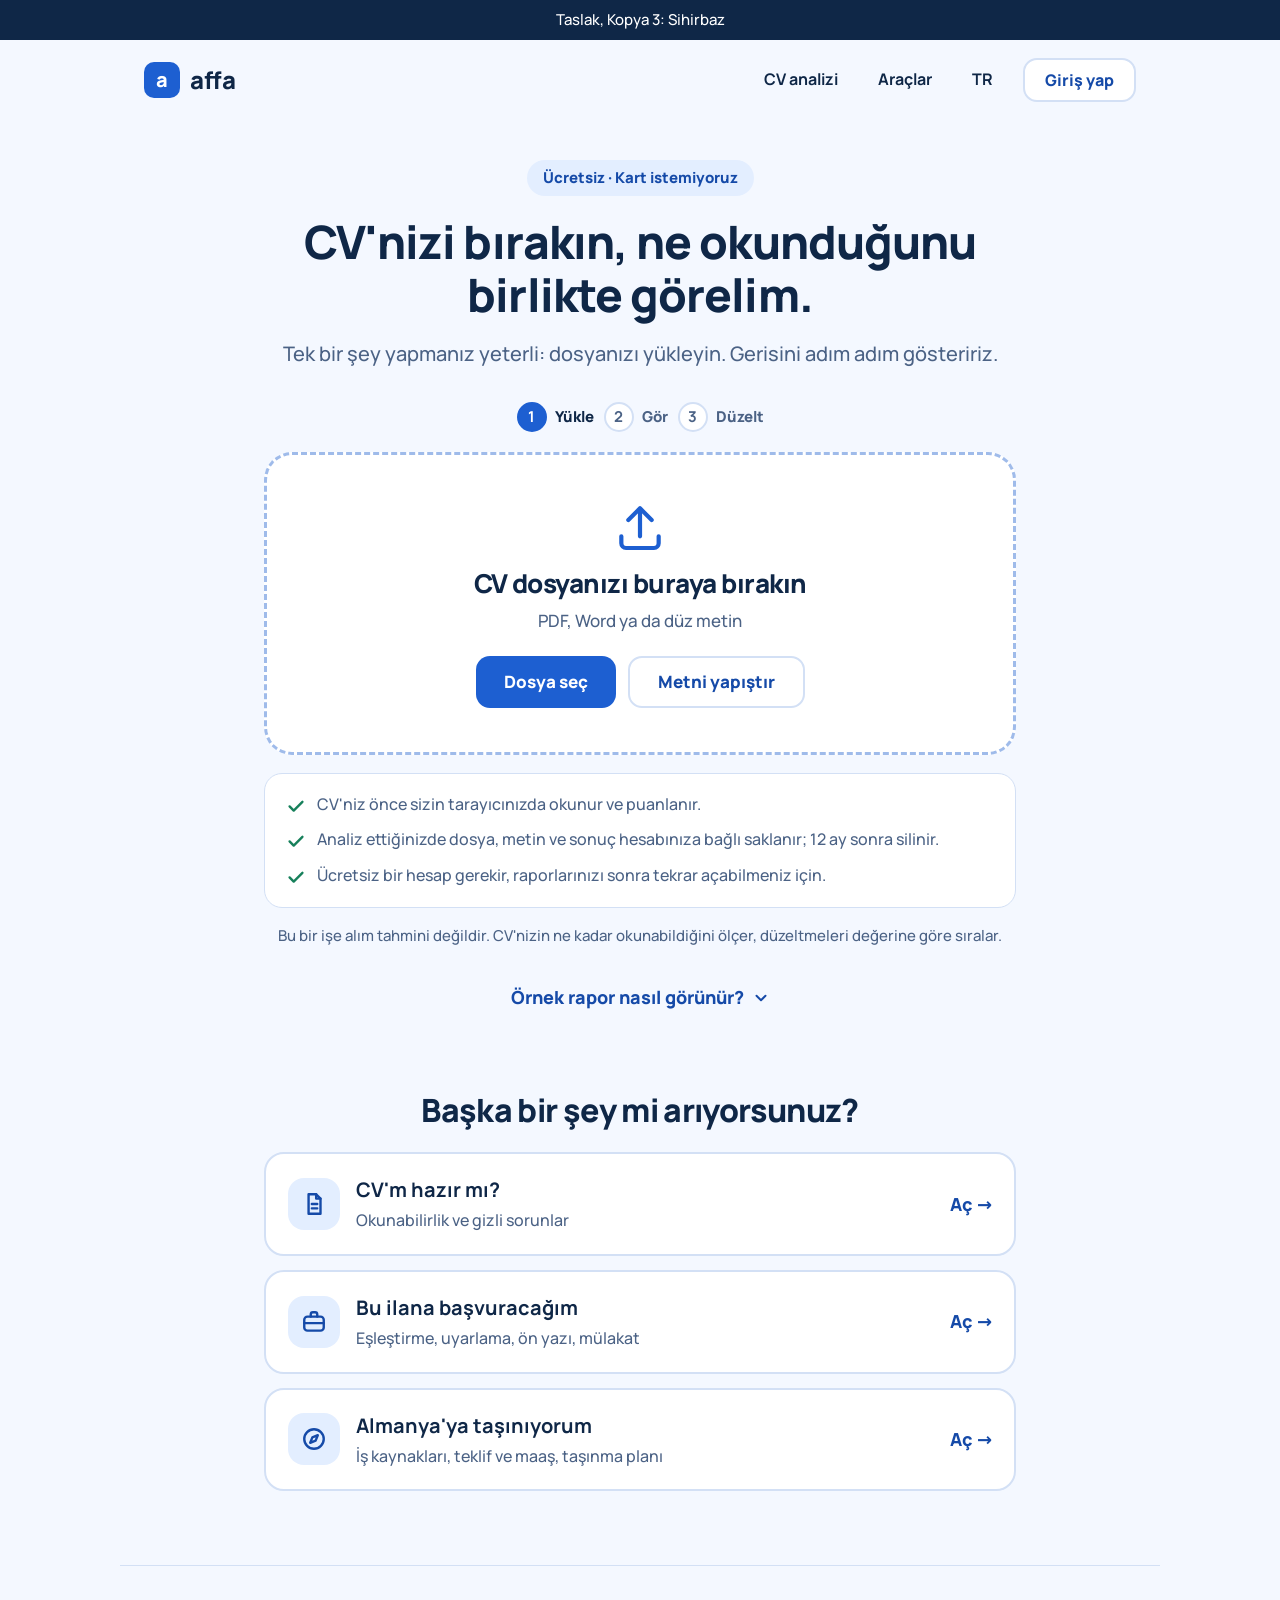
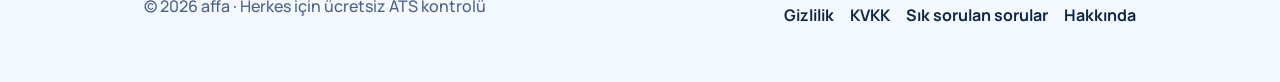
<file: kopya3-sihirbaz.html>
<!doctype html>
<html lang="tr">
<head>
<meta charset="utf-8">
<meta name="viewport" content="width=device-width, initial-scale=1">
<meta name="robots" content="noindex">
<title>Ana sayfa, Kopya 3: Sihirbaz (taslak)</title>
<link rel="stylesheet" href="fonts/fonts.css">
<style>
:root{--ground:#F4F8FF;--ink:#0F2747;--muted:#4B6285;--primary:#1D5FD1;--primary-d:#154AA8;--soft:#E3EEFF;--line:#D3E0F5;--ok:#17805B;--warn-bg:#FFF4E0;--warn:#8A4B00}
*{box-sizing:border-box}
body{margin:0;background:var(--ground);color:var(--ink);font-family:Manrope,system-ui,-apple-system,"Segoe UI",sans-serif;font-size:18px;line-height:1.6;font-weight:500}
h1,h2,h3{margin:0;font-weight:800;line-height:1.15;letter-spacing:-.02em}
p{margin:0}
a{color:var(--primary-d)}
:focus-visible{outline:3px solid var(--primary);outline-offset:3px}
.topnote{background:var(--ink);color:#fff;text-align:center;font-size:15px;padding:8px 16px}
header{max-width:1040px;margin:0 auto;padding:18px 24px;display:flex;flex-wrap:wrap;align-items:center;gap:10px 20px}
.logo{display:flex;align-items:center;gap:10px;font-weight:800;font-size:24px;color:var(--ink);text-decoration:none}
.logo i{display:inline-flex;width:36px;height:36px;border-radius:10px;background:var(--primary);color:#fff;align-items:center;justify-content:center;font-style:normal;font-size:20px}
.sp{flex:1}
.lk{display:inline-flex;align-items:center;min-height:44px;padding:0 10px;color:var(--ink);font-weight:700;font-size:16px;text-decoration:none}
.btn{display:inline-flex;align-items:center;justify-content:center;min-height:52px;padding:0 28px;border-radius:14px;border:0;background:var(--primary);color:#fff;font:800 17px/1 Manrope,sans-serif;text-decoration:none;cursor:pointer}
.btn:hover{background:var(--primary-d)}
.btn.ghost{background:#fff;color:var(--primary-d);border:2px solid var(--line)}
main{max-width:800px;margin:0 auto;padding:40px 24px 24px;text-align:center}
.chip{display:inline-block;padding:6px 16px;border-radius:999px;background:var(--soft);color:var(--primary-d);font-weight:800;font-size:15px}
h1{font-size:46px;margin-top:20px}
.lead{margin-top:16px;color:var(--muted);font-size:20px}
.stepper{display:flex;justify-content:center;gap:10px;margin-top:32px;flex-wrap:wrap}
.step{display:flex;align-items:center;gap:8px;font-weight:800;font-size:15px;color:var(--muted)}
.step b{display:inline-flex;width:30px;height:30px;border-radius:50%;background:#fff;border:2px solid var(--line);align-items:center;justify-content:center}
.step.on{color:var(--ink)}.step.on b{background:var(--primary);border-color:var(--primary);color:#fff}
.dz{margin-top:20px;background:#fff;border:3px dashed #9FBBEA;border-radius:28px;padding:44px 24px}
.dz svg{display:block;margin:0 auto 14px}
.dz h2{font-size:26px}
.dz p{color:var(--muted);margin-top:8px;font-size:17px}
.dz .row{margin-top:22px;display:flex;justify-content:center;gap:12px;flex-wrap:wrap}
.trust{margin-top:18px;text-align:left;display:flex;flex-direction:column;gap:10px;background:#fff;border:1px solid var(--line);border-radius:18px;padding:18px 20px;font-size:16px;color:var(--muted)}
.trust li{display:flex;gap:10px;align-items:flex-start}
.trust ul{list-style:none;margin:0;padding:0;display:flex;flex-direction:column;gap:10px}
.note{margin-top:16px;font-size:15px;color:var(--muted)}
section.more{max-width:800px;margin:0 auto;padding:44px 24px;text-align:center}
section.more h2{font-size:32px}
.opts{margin-top:24px;display:grid;gap:14px;text-align:left}
.opt{display:flex;align-items:center;gap:16px;padding:20px 22px;background:#fff;border:2px solid var(--line);border-radius:20px;text-decoration:none;color:var(--ink)}
.opt:hover{border-color:var(--primary)}
.opt .ic{flex:none;width:52px;height:52px;border-radius:16px;background:var(--soft);display:flex;align-items:center;justify-content:center}
.opt strong{display:block;font-size:20px}
.opt span.t{display:block;color:var(--muted);font-size:16px;margin-top:2px}
.opt .go{margin-left:auto;font-weight:800;color:var(--primary-d)}
details{max-width:800px;margin:0 auto 24px;padding:0 24px}
details>summary{cursor:pointer;min-height:52px;display:flex;align-items:center;justify-content:center;gap:8px;font-weight:800;color:var(--primary-d);list-style:none}
details>summary::-webkit-details-marker{display:none}
.sample{margin-top:12px;background:#fff;border:1px solid var(--line);border-radius:22px;padding:24px;text-align:left}
.sample h3{font-size:20px;margin-top:6px}
.sample ul{margin:10px 0 0;padding:0;list-style:none;display:flex;flex-direction:column;gap:8px;font-size:17px}
.sample li.fix{padding:12px 14px;border-radius:12px;background:var(--warn-bg);color:#3B2A00}
.sample .tag{font-size:13px;font-weight:800;letter-spacing:.06em;text-transform:uppercase;color:var(--muted)}
footer{max-width:1040px;margin:30px auto 0;padding:28px 24px 44px;color:var(--muted);font-size:16px;display:flex;flex-wrap:wrap;justify-content:space-between;gap:12px 28px;border-top:1px solid var(--line)}
footer nav{display:flex;flex-wrap:wrap;gap:2px 16px}
footer nav a{display:inline-flex;align-items:center;min-height:44px;color:var(--ink);font-weight:700;text-decoration:none}
@media (max-width:640px){h1{font-size:34px}.dz{padding:32px 18px}.opt{flex-wrap:wrap}.opt .go{margin-left:68px}}
</style>
</head>
<body>
<div class="topnote">Taslak, Kopya 3: Sihirbaz</div>
<header>
<a href="#" class="logo"><i>a</i>affa</a><span class="sp"></span>
<a href="#" class="lk">CV analizi</a><a href="#" class="lk">Araçlar</a><a href="#" class="lk">TR</a><a href="#" class="btn ghost" style="min-height:44px;padding:0 20px;font-size:16px">Giriş yap</a>
</header>
<main>
<span class="chip">Ücretsiz · Kart istemiyoruz</span>
<h1>CV'nizi bırakın, ne okunduğunu birlikte görelim.</h1>
<p class="lead">Tek bir şey yapmanız yeterli: dosyanızı yükleyin. Gerisini adım adım gösteririz.</p>
<div class="stepper" aria-label="Adımlar">
<span class="step on"><b>1</b>Yükle</span><span class="step"><b>2</b>Gör</span><span class="step"><b>3</b>Düzelt</span>
</div>
<div class="dz">
<svg width="56" height="56" viewBox="0 0 24 24" fill="none" stroke="#1D5FD1" stroke-width="1.8" stroke-linecap="round" stroke-linejoin="round" aria-hidden="true"><path d="M12 16V4M7 9l5-5 5 5"/><path d="M4 16v3a2 2 0 0 0 2 2h12a2 2 0 0 0 2-2v-3"/></svg>
<h2>CV dosyanızı buraya bırakın</h2>
<p>PDF, Word ya da düz metin</p>
<div class="row"><a href="#" class="btn">Dosya seç</a><a href="#" class="btn ghost">Metni yapıştır</a></div>
</div>
<div class="trust">
<ul>
<li><svg width="22" height="22" viewBox="0 0 24 24" fill="none" stroke="#17805B" stroke-width="2.6" stroke-linecap="round" stroke-linejoin="round" aria-hidden="true" style="flex:none;margin-top:3px"><path d="M5 12.5l4.5 4.5L19 7.5"/></svg>CV'niz önce sizin tarayıcınızda okunur ve puanlanır.</li>
<li><svg width="22" height="22" viewBox="0 0 24 24" fill="none" stroke="#17805B" stroke-width="2.6" stroke-linecap="round" stroke-linejoin="round" aria-hidden="true" style="flex:none;margin-top:3px"><path d="M5 12.5l4.5 4.5L19 7.5"/></svg>Analiz ettiğinizde dosya, metin ve sonuç hesabınıza bağlı saklanır; 12 ay sonra silinir.</li>
<li><svg width="22" height="22" viewBox="0 0 24 24" fill="none" stroke="#17805B" stroke-width="2.6" stroke-linecap="round" stroke-linejoin="round" aria-hidden="true" style="flex:none;margin-top:3px"><path d="M5 12.5l4.5 4.5L19 7.5"/></svg>Ücretsiz bir hesap gerekir, raporlarınızı sonra tekrar açabilmeniz için.</li>
</ul>
</div>
<p class="note">Bu bir işe alım tahmini değildir. CV'nizin ne kadar okunabildiğini ölçer, düzeltmeleri değerine göre sıralar.</p>
</main>

<details>
<summary>Örnek rapor nasıl görünür? <svg width="18" height="18" viewBox="0 0 24 24" fill="none" stroke="currentColor" stroke-width="2.6" stroke-linecap="round" stroke-linejoin="round" aria-hidden="true"><path d="M6 9l6 6 6-6"/></svg></summary>
<div class="sample">
<p class="tag">Örnek rapor · sizin CV'niz değil</p>
<h3>İşe yarayanlar</h3>
<ul><li>Telefon ve e-posta okunuyor</li><li>İş deneyimi tarihleri düzenli</li></ul>
<h3 style="margin-top:18px">En değerli üç düzeltme</h3>
<ul><li class="fix">1. Tek sütuna geçin: iki sütun satırları karıştırıyor.</li><li class="fix">2. Bölüm başlıklarını sade yazın.</li><li class="fix">3. Simgeleri düz yazıyla değiştirin.</li></ul>
</div>
</details>

<section class="more">
<h2>Başka bir şey mi arıyorsunuz?</h2>
<div class="opts">
<a href="#" class="opt"><span class="ic"><svg width="26" height="26" viewBox="0 0 24 24" fill="none" stroke="#154AA8" stroke-width="2.2" stroke-linecap="round" stroke-linejoin="round" aria-hidden="true"><path d="M7 3h7l4 4v14H7z"/><path d="M14 3v4h4M10 12h5M10 16h5"/></svg></span><span><strong>CV'm hazır mı?</strong><span class="t">Okunabilirlik ve gizli sorunlar</span></span><span class="go">Aç →</span></a>
<a href="#" class="opt"><span class="ic"><svg width="26" height="26" viewBox="0 0 24 24" fill="none" stroke="#154AA8" stroke-width="2.2" stroke-linecap="round" stroke-linejoin="round" aria-hidden="true"><rect x="3" y="7" width="18" height="13" rx="3"/><path d="M9 7V5a2 2 0 0 1 2-2h2a2 2 0 0 1 2 2v2M3 13h18"/></svg></span><span><strong>Bu ilana başvuracağım</strong><span class="t">Eşleştirme, uyarlama, ön yazı, mülakat</span></span><span class="go">Aç →</span></a>
<a href="#" class="opt"><span class="ic"><svg width="26" height="26" viewBox="0 0 24 24" fill="none" stroke="#154AA8" stroke-width="2.2" stroke-linecap="round" stroke-linejoin="round" aria-hidden="true"><circle cx="12" cy="12" r="9"/><path d="M15.5 8.5l-2 5-5 2 2-5z"/></svg></span><span><strong>Almanya'ya taşınıyorum</strong><span class="t">İş kaynakları, teklif ve maaş, taşınma planı</span></span><span class="go">Aç →</span></a>
</div>
</section>

<footer>
<p>© 2026 affa · Herkes için ücretsiz ATS kontrolü</p>
<nav aria-label="Alt menü"><a href="#">Gizlilik</a><a href="#">KVKK</a><a href="#">Sık sorulan sorular</a><a href="#">Hakkında</a></nav>
</footer>
</body>
</html>
</file>
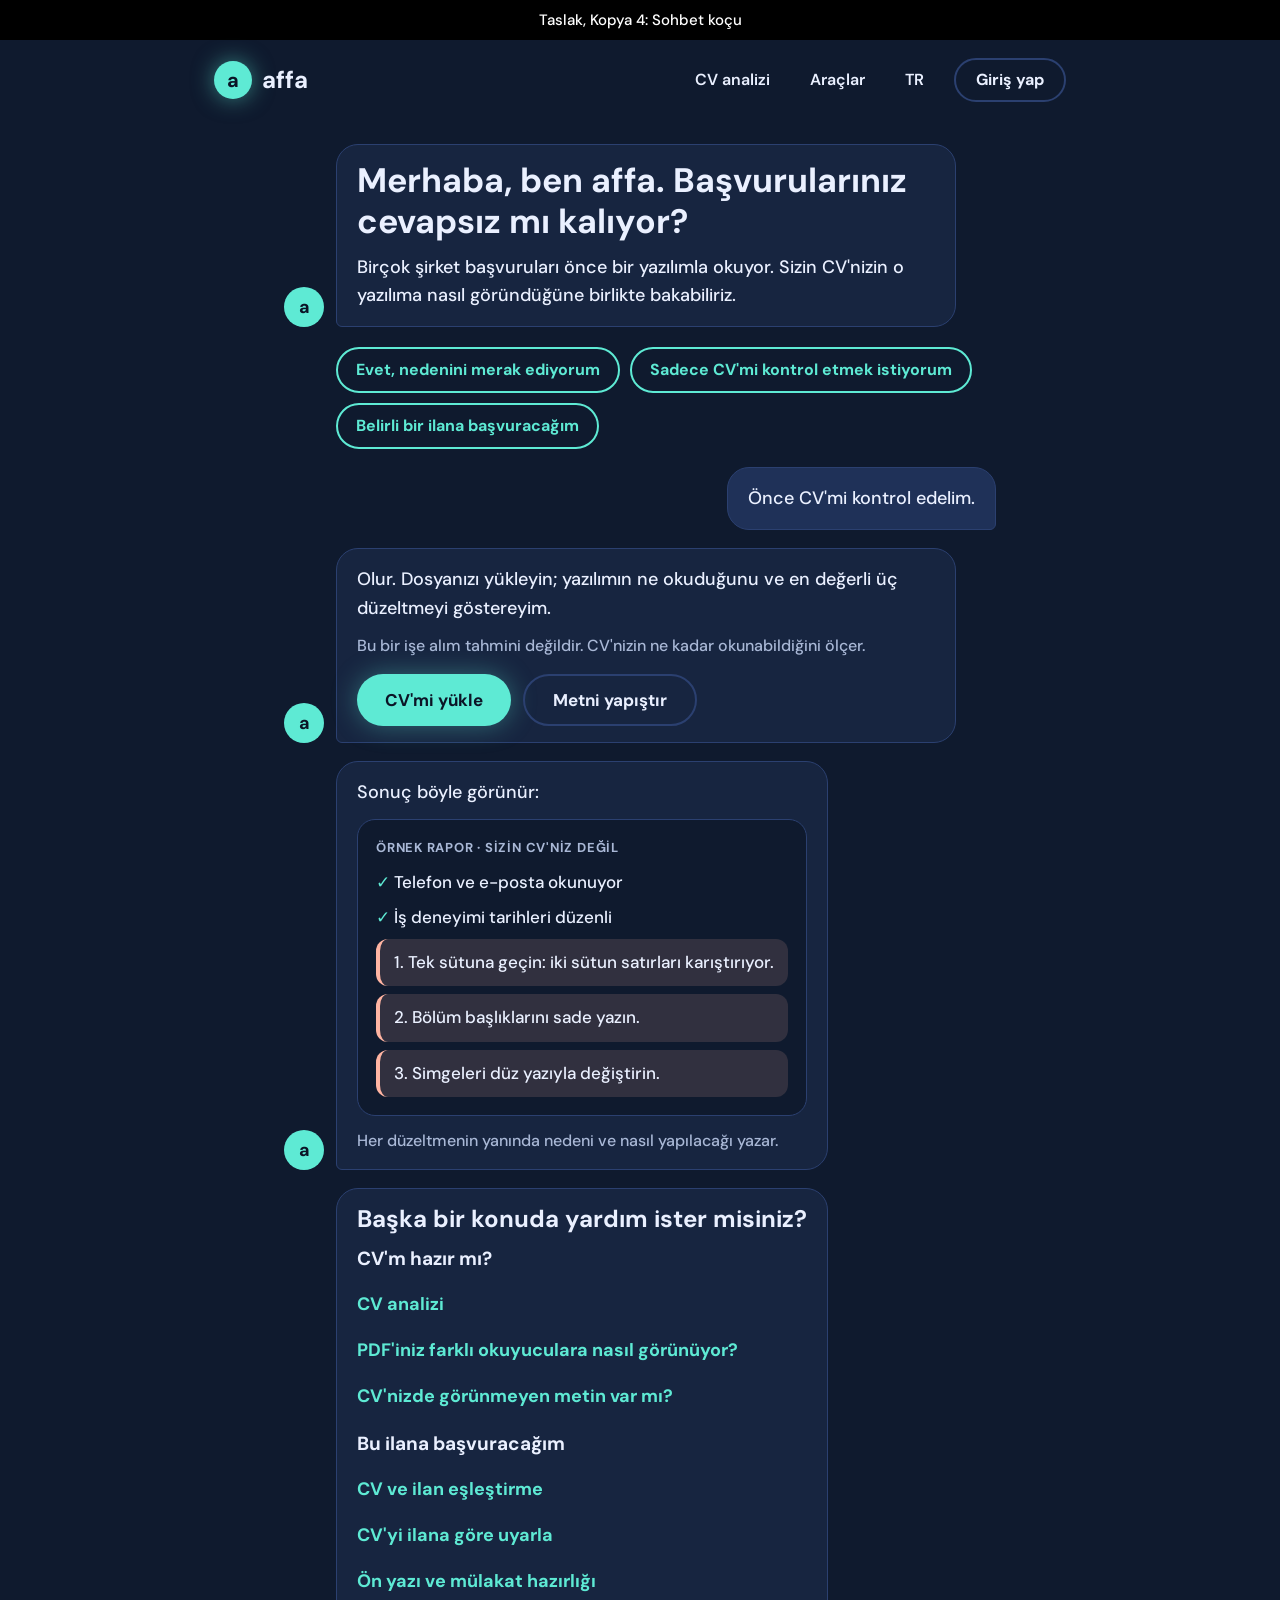
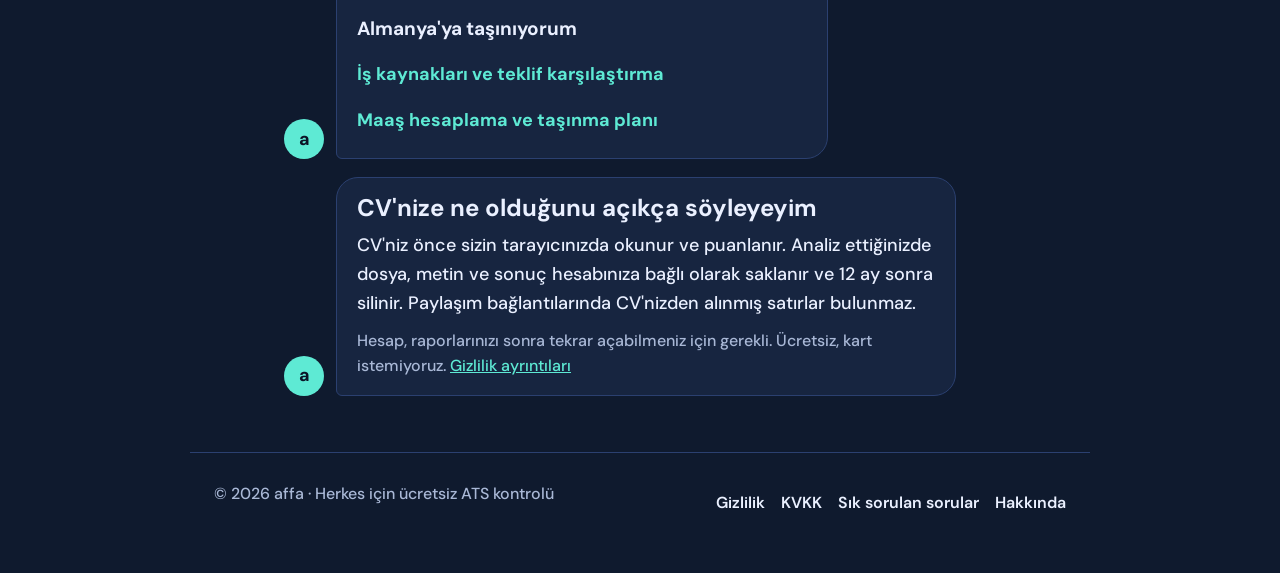
<file: kopya4-sohbet-kocu.html>
<!doctype html>
<html lang="tr">
<head>
<meta charset="utf-8">
<meta name="viewport" content="width=device-width, initial-scale=1">
<meta name="robots" content="noindex">
<title>Ana sayfa, Kopya 4: Sohbet koçu (taslak)</title>
<link rel="stylesheet" href="fonts/fonts.css">
<style>
:root{--ground:#0F1A2E;--surface:#172540;--surface2:#1F3158;--ink:#EAF0FF;--muted:#A9B8D6;--glow:#5EEAD4;--peach:#FFB4A2;--line:#2B4070}
*{box-sizing:border-box}
body{margin:0;background:var(--ground);color:var(--ink);font-family:"DM Sans",system-ui,-apple-system,"Segoe UI",sans-serif;font-size:18px;line-height:1.6;font-weight:500}
h1,h2,h3{margin:0;font-weight:700;line-height:1.2}
p{margin:0}
a{color:var(--glow)}
:focus-visible{outline:3px solid var(--glow);outline-offset:3px}
.topnote{background:#000;color:#fff;text-align:center;font-size:15px;padding:8px 16px}
header{max-width:900px;margin:0 auto;padding:18px 24px;display:flex;flex-wrap:wrap;align-items:center;gap:10px 20px}
.logo{display:flex;align-items:center;gap:10px;font-weight:700;font-size:24px;color:var(--ink);text-decoration:none}
.logo i{display:inline-flex;width:38px;height:38px;border-radius:50%;background:var(--glow);color:#0B1426;align-items:center;justify-content:center;font-style:normal;font-size:20px;box-shadow:0 0 22px rgba(94,234,212,.5)}
.sp{flex:1}
.lk{display:inline-flex;align-items:center;min-height:44px;padding:0 10px;color:var(--ink);font-weight:600;font-size:16px;text-decoration:none}
.btn{display:inline-flex;align-items:center;justify-content:center;min-height:52px;padding:0 28px;border-radius:999px;border:0;background:var(--glow);color:#0B1426;font:700 17px/1 "DM Sans",sans-serif;text-decoration:none;cursor:pointer;box-shadow:0 0 26px rgba(94,234,212,.35)}
.btn.ghost{background:transparent;color:var(--ink);border:2px solid var(--line);box-shadow:none}
.chat{max-width:760px;margin:0 auto;padding:24px 24px 56px;display:flex;flex-direction:column;gap:18px}
.row{display:flex;gap:12px;align-items:flex-end}
.row.me{justify-content:flex-end}
.av{flex:none;width:40px;height:40px;border-radius:50%;background:var(--glow);color:#0B1426;display:flex;align-items:center;justify-content:center;font-weight:700}
.bubble{max-width:620px;padding:16px 20px;border-radius:22px 22px 22px 6px;background:var(--surface);border:1px solid var(--line)}
.row.me .bubble{border-radius:22px 22px 6px 22px;background:var(--surface2)}
.bubble h1{font-size:34px;margin-bottom:10px}
.bubble h2{font-size:24px;margin-bottom:8px}
.bubble p+p{margin-top:10px}
.muted{color:var(--muted);font-size:16px}
.quick{display:flex;flex-wrap:wrap;gap:10px;margin:2px 0 0 52px}
.q{display:inline-flex;align-items:center;min-height:46px;padding:0 18px;border-radius:999px;border:2px solid var(--glow);color:var(--glow);font:700 16px/1 "DM Sans",sans-serif;text-decoration:none;background:transparent}
.q:hover{background:rgba(94,234,212,.12)}
.card{margin-top:12px;padding:18px;border-radius:18px;background:var(--ground);border:1px solid var(--line)}
.card .tag{font-size:13px;font-weight:700;letter-spacing:.06em;text-transform:uppercase;color:var(--muted)}
.card ul{list-style:none;margin:10px 0 0;padding:0;display:flex;flex-direction:column;gap:8px;font-size:17px}
.card li.fix{padding:10px 14px;border-radius:12px;background:rgba(255,180,162,.14);border-left:4px solid var(--peach)}
.card li.ok{color:var(--ink)}
.card li.ok::before{content:"\2713\00a0";color:var(--glow);font-weight:700}
.list{list-style:none;margin:12px 0 0;padding:0;display:flex;flex-direction:column;gap:2px}
.list a{display:flex;align-items:center;min-height:44px;font-weight:700;color:var(--glow);text-decoration:none}
.list a:hover{text-decoration:underline}
.grp{margin-top:14px}
.grp h3{font-size:19px}
footer{max-width:900px;margin:0 auto;padding:28px 24px 48px;color:var(--muted);font-size:16px;display:flex;flex-wrap:wrap;justify-content:space-between;gap:12px 28px;border-top:1px solid var(--line)}
footer nav{display:flex;flex-wrap:wrap;gap:2px 16px}
footer nav a{display:inline-flex;align-items:center;min-height:44px;color:var(--ink);font-weight:600;text-decoration:none}
@media (max-width:640px){.bubble h1{font-size:28px}.quick{margin-left:0}}
</style>
</head>
<body>
<div class="topnote">Taslak, Kopya 4: Sohbet koçu</div>
<header>
<a href="#" class="logo"><i>a</i>affa</a><span class="sp"></span>
<a href="#" class="lk">CV analizi</a><a href="#" class="lk">Araçlar</a><a href="#" class="lk">TR</a><a href="#" class="btn ghost" style="min-height:44px;padding:0 20px;font-size:16px">Giriş yap</a>
</header>

<main class="chat">
<div class="row"><span class="av" aria-hidden="true">a</span>
<div class="bubble"><h1>Merhaba, ben affa. Başvurularınız cevapsız mı kalıyor?</h1>
<p>Birçok şirket başvuruları önce bir yazılımla okuyor. Sizin CV'nizin o yazılıma nasıl göründüğüne birlikte bakabiliriz.</p></div></div>

<div class="quick" role="group" aria-label="Yanıt seçenekleri">
<a href="#" class="q">Evet, nedenini merak ediyorum</a>
<a href="#" class="q">Sadece CV'mi kontrol etmek istiyorum</a>
<a href="#" class="q">Belirli bir ilana başvuracağım</a>
</div>

<div class="row me"><div class="bubble">Önce CV'mi kontrol edelim.</div></div>

<div class="row"><span class="av" aria-hidden="true">a</span>
<div class="bubble"><p>Olur. Dosyanızı yükleyin; yazılımın ne okuduğunu ve en değerli üç düzeltmeyi göstereyim.</p>
<p class="muted">Bu bir işe alım tahmini değildir. CV'nizin ne kadar okunabildiğini ölçer.</p>
<div style="margin-top:16px;display:flex;flex-wrap:wrap;gap:12px"><a href="#" class="btn">CV'mi yükle</a><a href="#" class="btn ghost">Metni yapıştır</a></div></div></div>

<div class="row"><span class="av" aria-hidden="true">a</span>
<div class="bubble"><p>Sonuç böyle görünür:</p>
<div class="card"><p class="tag">Örnek rapor · sizin CV'niz değil</p>
<ul><li class="ok">Telefon ve e-posta okunuyor</li><li class="ok">İş deneyimi tarihleri düzenli</li>
<li class="fix">1. Tek sütuna geçin: iki sütun satırları karıştırıyor.</li><li class="fix">2. Bölüm başlıklarını sade yazın.</li><li class="fix">3. Simgeleri düz yazıyla değiştirin.</li></ul></div>
<p class="muted" style="margin-top:12px">Her düzeltmenin yanında nedeni ve nasıl yapılacağı yazar.</p></div></div>

<div class="row"><span class="av" aria-hidden="true">a</span>
<div class="bubble"><h2>Başka bir konuda yardım ister misiniz?</h2>
<div class="grp"><h3>CV'm hazır mı?</h3><ul class="list"><li><a href="#">CV analizi</a></li><li><a href="#">PDF'iniz farklı okuyuculara nasıl görünüyor?</a></li><li><a href="#">CV'nizde görünmeyen metin var mı?</a></li></ul></div>
<div class="grp"><h3>Bu ilana başvuracağım</h3><ul class="list"><li><a href="#">CV ve ilan eşleştirme</a></li><li><a href="#">CV'yi ilana göre uyarla</a></li><li><a href="#">Ön yazı ve mülakat hazırlığı</a></li></ul></div>
<div class="grp"><h3>Almanya'ya taşınıyorum</h3><ul class="list"><li><a href="#">İş kaynakları ve teklif karşılaştırma</a></li><li><a href="#">Maaş hesaplama ve taşınma planı</a></li></ul></div></div></div>

<div class="row"><span class="av" aria-hidden="true">a</span>
<div class="bubble"><h2>CV'nize ne olduğunu açıkça söyleyeyim</h2>
<p>CV'niz önce sizin tarayıcınızda okunur ve puanlanır. Analiz ettiğinizde dosya, metin ve sonuç hesabınıza bağlı olarak saklanır ve 12 ay sonra silinir. Paylaşım bağlantılarında CV'nizden alınmış satırlar bulunmaz.</p>
<p class="muted">Hesap, raporlarınızı sonra tekrar açabilmeniz için gerekli. Ücretsiz, kart istemiyoruz. <a href="#">Gizlilik ayrıntıları</a></p></div></div>
</main>

<footer>
<p>© 2026 affa · Herkes için ücretsiz ATS kontrolü</p>
<nav aria-label="Alt menü"><a href="#">Gizlilik</a><a href="#">KVKK</a><a href="#">Sık sorulan sorular</a><a href="#">Hakkında</a></nav>
</footer>
</body>
</html>
</file>
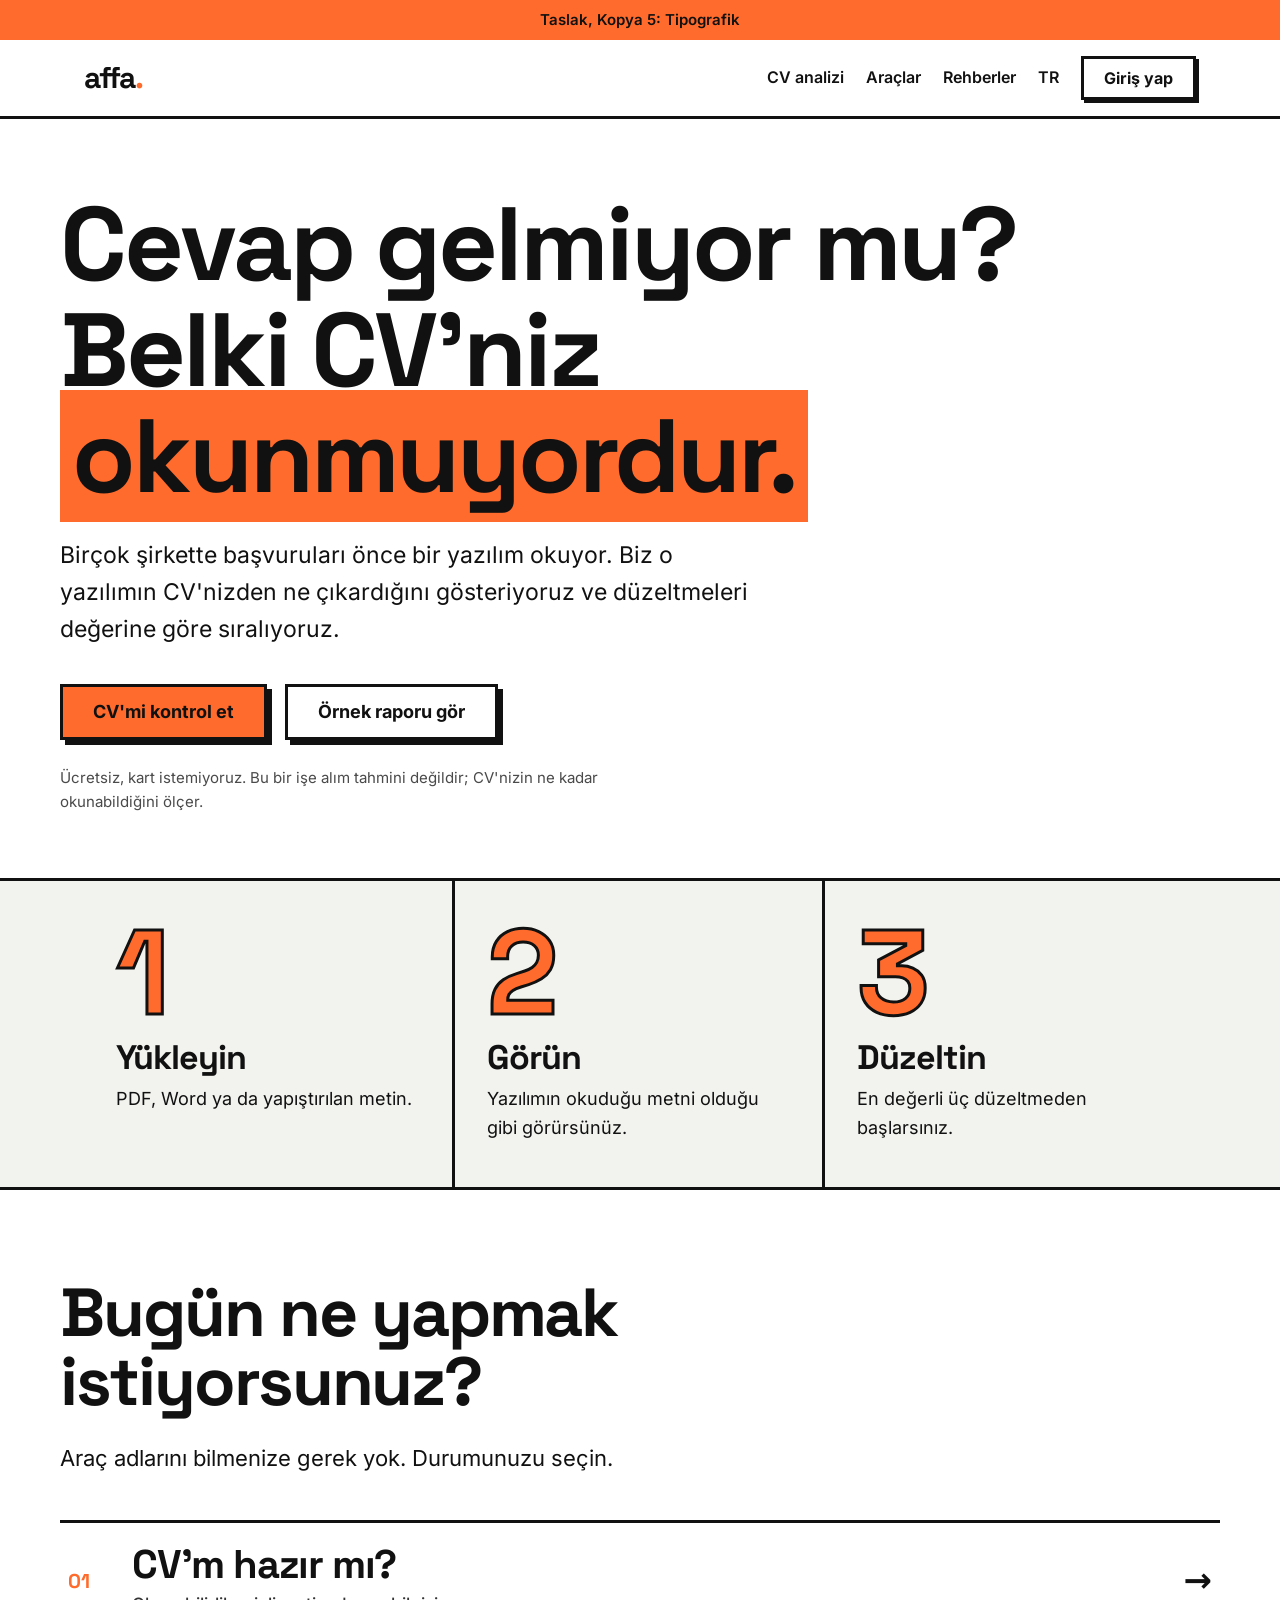
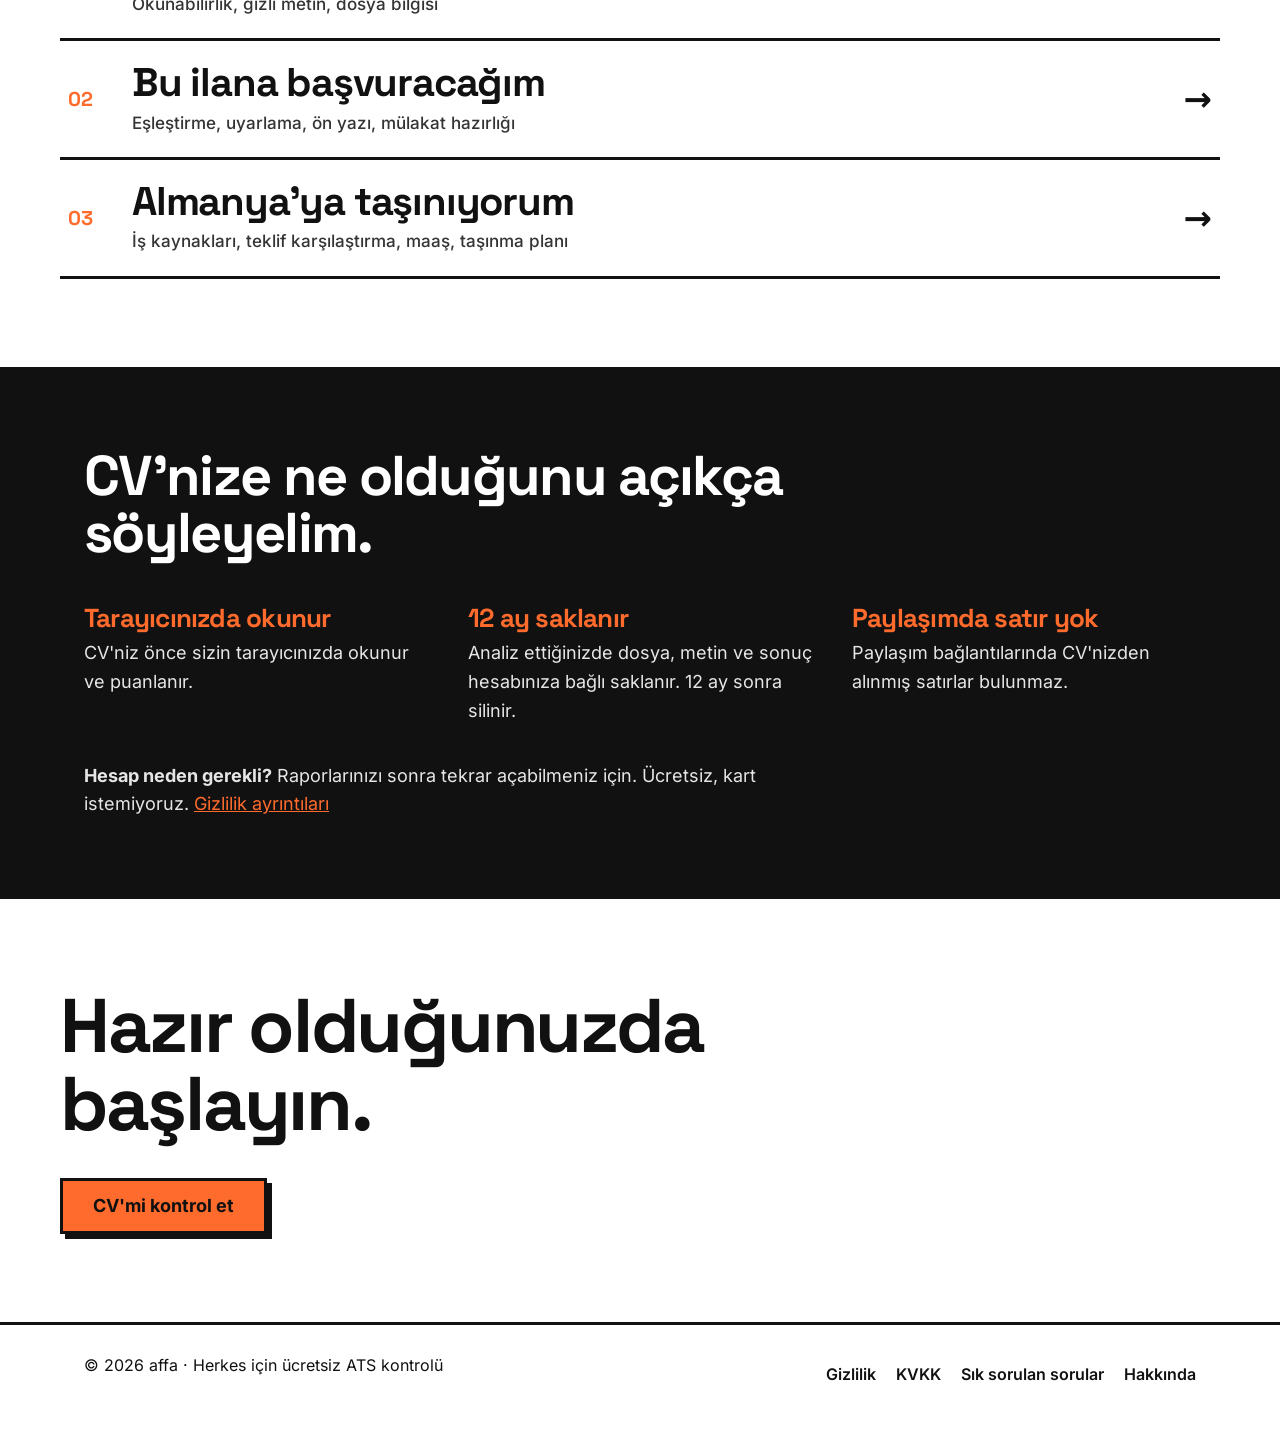
<file: kopya5-tipografik.html>
<!doctype html>
<html lang="tr">
<head>
<meta charset="utf-8">
<meta name="viewport" content="width=device-width, initial-scale=1">
<meta name="robots" content="noindex">
<title>Ana sayfa, Kopya 5: Tipografik (taslak)</title>
<link rel="stylesheet" href="fonts/fonts.css">
<style>
:root{--ink:#111111;--paper:#FFFFFF;--panel:#F2F2EE;--accent:#FF6B2C;--muted:#4A4A4A}
*{box-sizing:border-box}
body{margin:0;background:var(--paper);color:var(--ink);font-family:Inter,system-ui,-apple-system,"Segoe UI",sans-serif;font-size:19px;line-height:1.6}
h1,h2,h3{margin:0;font-family:"Space Grotesk",Inter,sans-serif;font-weight:700;line-height:1.02;letter-spacing:-.03em}
p{margin:0}
a{color:var(--ink)}
:focus-visible{outline:4px solid var(--accent);outline-offset:3px}
.topnote{background:var(--accent);color:var(--ink);text-align:center;font-weight:600;font-size:15px;padding:8px 16px}
.wrap{max-width:1160px;margin:0 auto;padding:0 24px}
header{border-bottom:3px solid var(--ink)}
header .bar{max-width:1160px;margin:0 auto;padding:14px 24px;display:flex;flex-wrap:wrap;align-items:center;gap:8px 22px}
.logo{font-family:"Space Grotesk",sans-serif;font-weight:700;font-size:30px;color:var(--ink);text-decoration:none;letter-spacing:-.04em}
.logo span{color:var(--accent)}
.sp{flex:1}
.lk{display:inline-flex;align-items:center;min-height:44px;color:var(--ink);font-weight:600;font-size:16px;text-decoration:none}
.lk:hover{text-decoration:underline;text-underline-offset:5px;text-decoration-thickness:3px}
.btn{display:inline-flex;align-items:center;justify-content:center;min-height:56px;padding:0 30px;border:3px solid var(--ink);background:var(--accent);color:var(--ink);font:700 18px/1 Inter,sans-serif;text-decoration:none;cursor:pointer;box-shadow:5px 5px 0 var(--ink)}
.btn:hover{transform:translate(-2px,-2px);box-shadow:7px 7px 0 var(--ink)}
.btn:active{transform:translate(3px,3px);box-shadow:2px 2px 0 var(--ink)}
.btn.w{background:#fff}
@media (prefers-reduced-motion:reduce){.btn:hover,.btn:active{transform:none}}
.hero{padding:72px 0 64px}
.hero h1{font-size:clamp(46px,8.4vw,104px)}
.hero h1 em{font-style:normal;background:var(--accent);padding:0 .12em}
.hero .lead{font-size:23px;max-width:700px;margin-top:28px}
.ctas{display:flex;flex-wrap:wrap;gap:18px;margin-top:36px}
.fine{font-size:15px;color:var(--muted);margin-top:26px;max-width:560px}
.band{border-top:3px solid var(--ink);border-bottom:3px solid var(--ink);background:var(--panel)}
.steps{display:grid;grid-template-columns:repeat(auto-fit,minmax(min(100%,300px),1fr))}
.steps>div{padding:44px 32px;border-right:3px solid var(--ink)}
.steps>div:last-child{border-right:0}
.steps .n{font-family:"Space Grotesk",sans-serif;font-weight:700;font-size:120px;line-height:.8;color:var(--accent);-webkit-text-stroke:3px var(--ink)}
.steps h2{font-size:34px;margin-top:20px}
.steps p{margin-top:10px;font-size:18px}
@media (max-width:900px){.steps>div{border-right:0;border-bottom:3px solid var(--ink)}.steps>div:last-child{border-bottom:0}}
.big{padding:88px 0}
.big h2{font-size:clamp(34px,5.6vw,68px);max-width:980px}
.big p{font-size:22px;max-width:760px;margin-top:24px}
.list{margin-top:44px;border-top:3px solid var(--ink)}
.list a{display:flex;align-items:center;gap:20px;padding:20px 8px;border-bottom:3px solid var(--ink);text-decoration:none;color:var(--ink)}
.list a:hover{background:var(--ink);color:#fff}
.list a:hover .k{color:var(--accent)}
.list .k{font-family:"Space Grotesk",sans-serif;font-weight:700;font-size:20px;color:var(--accent);width:44px;-webkit-text-stroke:0}
.list strong{font-family:"Space Grotesk",sans-serif;font-size:clamp(24px,3.6vw,40px);letter-spacing:-.03em;line-height:1.1}
.list .t{display:block;font-size:17px;font-weight:500;margin-top:4px;opacity:.85}
.list .ar{margin-left:auto;font-size:34px;font-weight:700}
.trust{background:var(--ink);color:#fff;padding:80px 0}
.trust h2{font-size:clamp(32px,5vw,56px);max-width:860px}
.trust .cols{display:grid;grid-template-columns:repeat(auto-fit,minmax(min(100%,300px),1fr));gap:40px;margin-top:44px}
.trust h3{font-size:26px;color:var(--accent)}
.trust p{margin-top:8px;font-size:18px;color:#E6E6E6}
.trust a{color:var(--accent)}
.cta{padding:88px 0;text-align:left}
.cta h2{font-size:clamp(36px,6vw,76px);max-width:900px}
footer{border-top:3px solid var(--ink);padding:28px 0 44px;font-size:16px}
footer .row{display:flex;flex-wrap:wrap;justify-content:space-between;gap:12px 28px}
footer nav{display:flex;flex-wrap:wrap;gap:2px 20px}
footer nav a{display:inline-flex;align-items:center;min-height:44px;font-weight:600;text-decoration:none}
</style>
</head>
<body>
<div class="topnote">Taslak, Kopya 5: Tipografik</div>
<header><div class="bar">
<a href="#" class="logo">affa<span>.</span></a><span class="sp"></span>
<a href="#" class="lk">CV analizi</a><a href="#" class="lk">Araçlar</a><a href="#" class="lk">Rehberler</a><a href="#" class="lk">TR</a><a href="#" class="btn w" style="min-height:44px;padding:0 20px;font-size:16px;box-shadow:3px 3px 0 var(--ink)">Giriş yap</a>
</div></header>

<main>
<section class="wrap hero">
<h1>Cevap gelmiyor mu? Belki CV'niz <em>okunmuyordur.</em></h1>
<p class="lead">Birçok şirkette başvuruları önce bir yazılım okuyor. Biz o yazılımın CV'nizden ne çıkardığını gösteriyoruz ve düzeltmeleri değerine göre sıralıyoruz.</p>
<div class="ctas"><a href="#" class="btn">CV'mi kontrol et</a><a href="#" class="btn w">Örnek raporu gör</a></div>
<p class="fine">Ücretsiz, kart istemiyoruz. Bu bir işe alım tahmini değildir; CV'nizin ne kadar okunabildiğini ölçer.</p>
</section>

<section class="band"><div class="wrap"><div class="steps">
<div><div class="n">1</div><h2>Yükleyin</h2><p>PDF, Word ya da yapıştırılan metin.</p></div>
<div><div class="n">2</div><h2>Görün</h2><p>Yazılımın okuduğu metni olduğu gibi görürsünüz.</p></div>
<div><div class="n">3</div><h2>Düzeltin</h2><p>En değerli üç düzeltmeden başlarsınız.</p></div>
</div></div></section>

<section class="wrap big">
<h2>Bugün ne yapmak istiyorsunuz?</h2>
<p>Araç adlarını bilmenize gerek yok. Durumunuzu seçin.</p>
<div class="list">
<a href="#"><span class="k">01</span><span><strong>CV'm hazır mı?</strong><span class="t">Okunabilirlik, gizli metin, dosya bilgisi</span></span><span class="ar" aria-hidden="true">→</span></a>
<a href="#"><span class="k">02</span><span><strong>Bu ilana başvuracağım</strong><span class="t">Eşleştirme, uyarlama, ön yazı, mülakat hazırlığı</span></span><span class="ar" aria-hidden="true">→</span></a>
<a href="#"><span class="k">03</span><span><strong>Almanya'ya taşınıyorum</strong><span class="t">İş kaynakları, teklif karşılaştırma, maaş, taşınma planı</span></span><span class="ar" aria-hidden="true">→</span></a>
</div>
</section>

<section class="trust"><div class="wrap">
<h2>CV'nize ne olduğunu açıkça söyleyelim.</h2>
<div class="cols">
<div><h3>Tarayıcınızda okunur</h3><p>CV'niz önce sizin tarayıcınızda okunur ve puanlanır.</p></div>
<div><h3>12 ay saklanır</h3><p>Analiz ettiğinizde dosya, metin ve sonuç hesabınıza bağlı saklanır. 12 ay sonra silinir.</p></div>
<div><h3>Paylaşımda satır yok</h3><p>Paylaşım bağlantılarında CV'nizden alınmış satırlar bulunmaz.</p></div>
</div>
<p style="margin-top:36px;max-width:720px;font-size:18px;color:#E6E6E6"><strong>Hesap neden gerekli?</strong> Raporlarınızı sonra tekrar açabilmeniz için. Ücretsiz, kart istemiyoruz. <a href="#">Gizlilik ayrıntıları</a></p>
</div></section>

<section class="wrap cta">
<h2>Hazır olduğunuzda başlayın.</h2>
<div class="ctas"><a href="#" class="btn">CV'mi kontrol et</a></div>
</section>
</main>

<footer><div class="wrap row">
<p>© 2026 affa · Herkes için ücretsiz ATS kontrolü</p>
<nav aria-label="Alt menü"><a href="#">Gizlilik</a><a href="#">KVKK</a><a href="#">Sık sorulan sorular</a><a href="#">Hakkında</a></nav>
</div></footer>
</body>
</html>
</file>
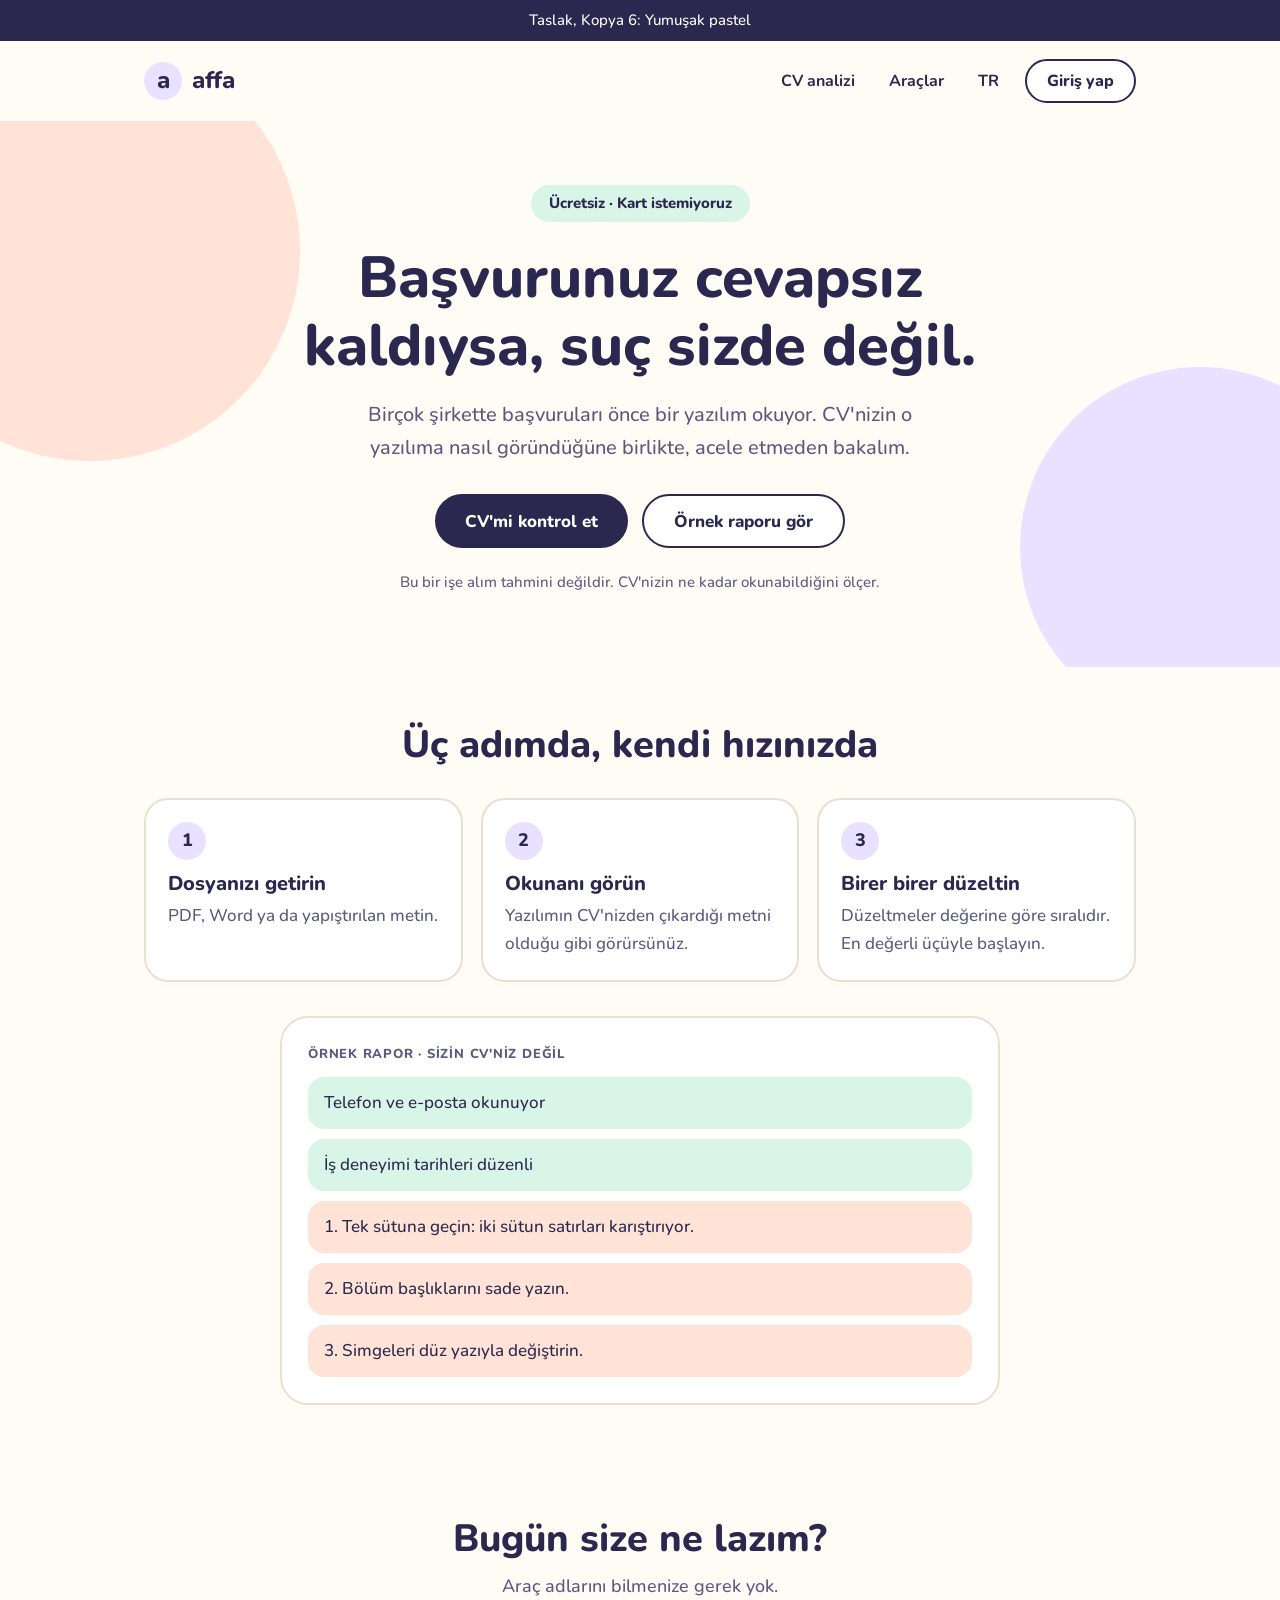
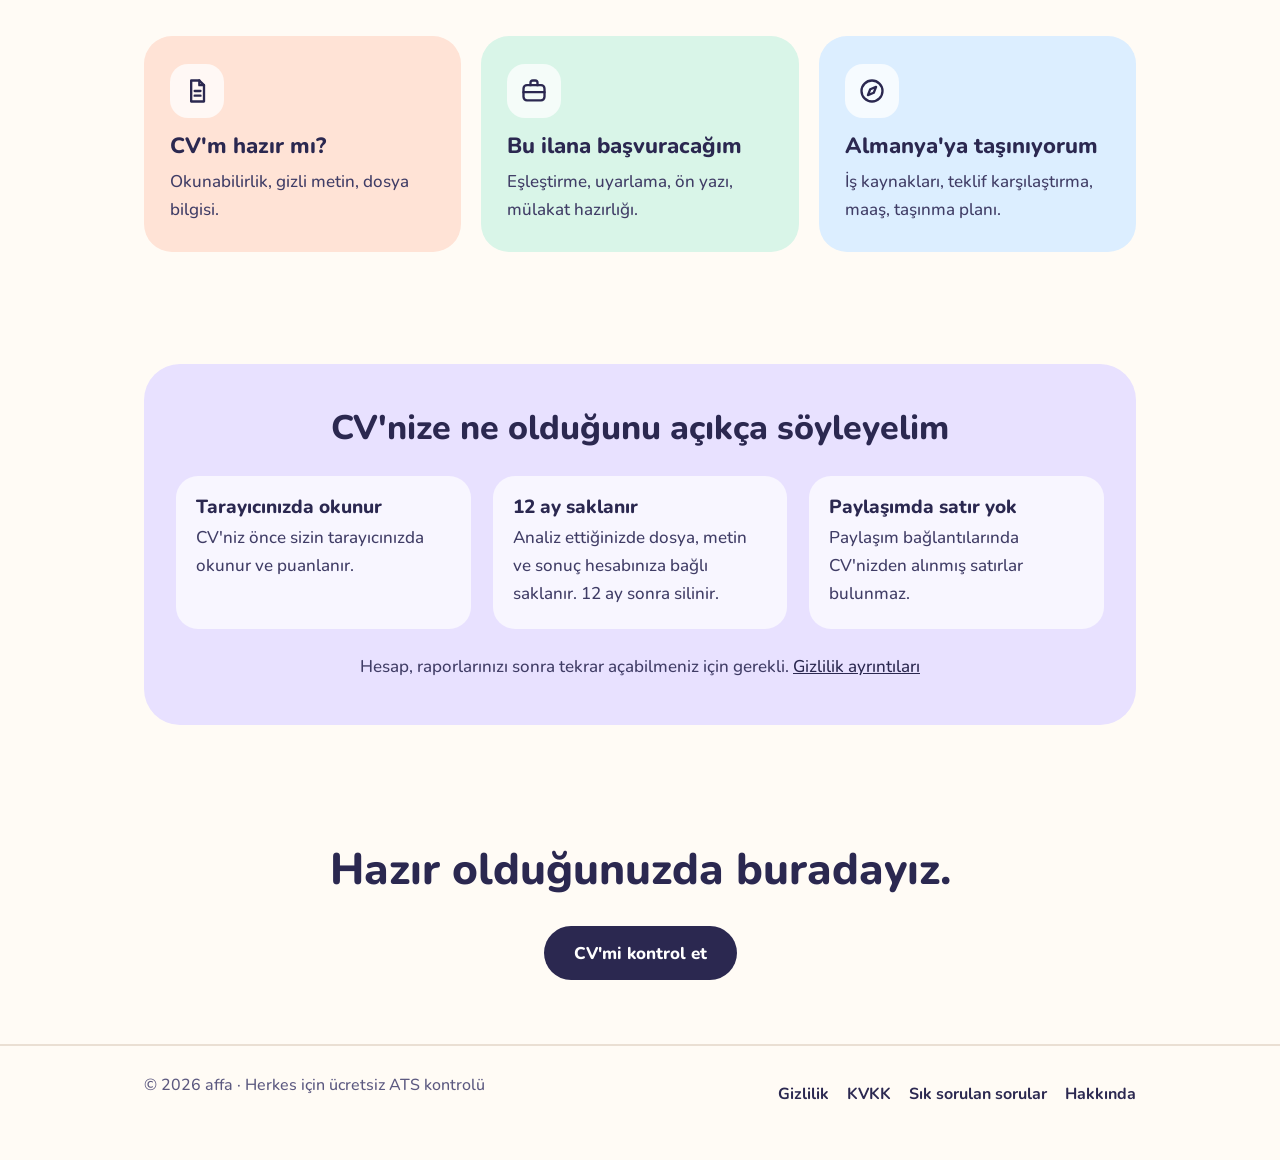
<file: kopya6-pastel.html>
<!doctype html>
<html lang="tr">
<head>
<meta charset="utf-8">
<meta name="viewport" content="width=device-width, initial-scale=1">
<meta name="robots" content="noindex">
<title>Ana sayfa, Kopya 6: Yumuşak pastel (taslak)</title>
<link rel="stylesheet" href="fonts/fonts.css">
<style>
:root{--ground:#FFFBF5;--ink:#2B2850;--muted:#5C5980;--peach:#FFE3D6;--mint:#D9F5E8;--lilac:#E8E1FF;--sky:#DCEEFF;--accent:#2B2850;--line:#EADFD3}
*{box-sizing:border-box}
body{margin:0;background:var(--ground);color:var(--ink);font-family:Nunito,system-ui,-apple-system,"Segoe UI",sans-serif;font-size:18px;line-height:1.65;font-weight:500}
h1,h2,h3{margin:0;font-weight:800;line-height:1.18}
p{margin:0}
a{color:var(--ink)}
:focus-visible{outline:3px solid #6B5BD6;outline-offset:3px}
.topnote{background:var(--ink);color:#fff;text-align:center;font-size:15px;padding:8px 16px}
.wrap{max-width:1040px;margin:0 auto;padding:0 24px}
header .bar{max-width:1040px;margin:0 auto;padding:18px 24px;display:flex;flex-wrap:wrap;align-items:center;gap:8px 18px}
.logo{display:flex;align-items:center;gap:10px;font-weight:800;font-size:24px;color:var(--ink);text-decoration:none}
.logo i{display:inline-flex;width:38px;height:38px;border-radius:50%;background:var(--lilac);align-items:center;justify-content:center;font-style:normal}
.sp{flex:1}
.lk{display:inline-flex;align-items:center;min-height:44px;padding:0 8px;color:var(--ink);font-weight:700;font-size:16px;text-decoration:none}
.lk:hover{text-decoration:underline;text-underline-offset:4px}
.btn{display:inline-flex;align-items:center;justify-content:center;min-height:54px;padding:0 30px;border-radius:999px;border:0;background:var(--accent);color:#fff;font:800 17px/1 Nunito,sans-serif;text-decoration:none;cursor:pointer}
.btn:hover{background:#1B1838}
.btn.soft{background:#fff;color:var(--ink);border:2px solid var(--ink)}
.hero{position:relative;overflow:hidden;padding:64px 0 72px;text-align:center}
.hero:before,.hero:after{content:"";position:absolute;border-radius:50%;z-index:-1}
.hero:before{width:420px;height:420px;background:var(--peach);left:-120px;top:-80px}
.hero:after{width:360px;height:360px;background:var(--lilac);right:-100px;bottom:-60px}
.hero{isolation:isolate}
.chip{display:inline-block;padding:6px 18px;border-radius:999px;background:var(--mint);font-weight:800;font-size:15px}
.hero h1{font-size:clamp(34px,5.6vw,58px);max-width:760px;margin:22px auto 0}
.hero .lead{max-width:600px;margin:18px auto 0;font-size:20px;color:var(--muted)}
.ctas{display:flex;flex-wrap:wrap;gap:14px;justify-content:center;margin-top:30px}
.fine{margin-top:22px;font-size:15px;color:var(--muted)}
.sec{padding:56px 0}
.sec h2{font-size:clamp(28px,3.6vw,38px);text-align:center}
.sec .sub{text-align:center;color:var(--muted);margin-top:10px}
.cards{margin-top:34px;display:grid;grid-template-columns:repeat(auto-fit,minmax(min(100%,280px),1fr));gap:20px}
.c{border-radius:28px;padding:28px 26px}
.c .ic{width:54px;height:54px;border-radius:18px;background:rgba(255,255,255,.75);display:flex;align-items:center;justify-content:center;margin-bottom:16px}
.c h3{font-size:22px}
.c p{margin-top:8px;color:#403D66;font-size:17px}
.c.a{background:var(--peach)}.c.b{background:var(--mint)}.c.c3{background:var(--sky)}
.steps{display:grid;grid-template-columns:repeat(auto-fit,minmax(min(100%,240px),1fr));gap:18px;margin-top:30px}
.st{background:#fff;border:2px solid var(--line);border-radius:24px;padding:22px}
.st b{display:inline-flex;width:38px;height:38px;border-radius:50%;background:var(--lilac);align-items:center;justify-content:center;font-weight:800}
.st h3{font-size:20px;margin-top:12px}
.st p{margin-top:6px;color:var(--muted);font-size:17px}
.sample{margin:34px auto 0;max-width:720px;background:#fff;border:2px solid var(--line);border-radius:28px;padding:26px}
.sample .tag{font-size:13px;font-weight:800;letter-spacing:.06em;text-transform:uppercase;color:var(--muted)}
.sample ul{list-style:none;margin:12px 0 0;padding:0;display:flex;flex-direction:column;gap:10px}
.sample li{padding:12px 16px;border-radius:16px;font-size:17px}
.sample li.ok{background:var(--mint)}
.sample li.fix{background:var(--peach)}
.trust{background:var(--lilac);border-radius:36px;padding:44px 32px;text-align:center}
.trust h2{font-size:clamp(26px,3.4vw,34px)}
.trust .cols{display:grid;grid-template-columns:repeat(auto-fit,minmax(min(100%,240px),1fr));gap:22px;margin-top:28px;text-align:left}
.trust .cols div{background:rgba(255,255,255,.7);border-radius:22px;padding:20px}
.trust h3{font-size:19px}
.trust p{margin-top:6px;font-size:17px;color:#403D66}
.end{padding:64px 0;text-align:center}
.end h2{font-size:clamp(30px,4vw,44px)}
footer{border-top:2px solid var(--line);padding:26px 0 44px;font-size:16px;color:var(--muted)}
footer .row{display:flex;flex-wrap:wrap;justify-content:space-between;gap:10px 26px}
footer nav{display:flex;flex-wrap:wrap;gap:2px 18px}
footer nav a{display:inline-flex;align-items:center;min-height:44px;font-weight:700;text-decoration:none}
</style>
</head>
<body>
<div class="topnote">Taslak, Kopya 6: Yumuşak pastel</div>
<header><div class="bar">
<a href="#" class="logo"><i aria-hidden="true">a</i>affa</a><span class="sp"></span>
<a href="#" class="lk">CV analizi</a><a href="#" class="lk">Araçlar</a><a href="#" class="lk">TR</a><a href="#" class="btn soft" style="min-height:44px;padding:0 20px;font-size:16px">Giriş yap</a>
</div></header>

<main>
<section class="hero"><div class="wrap">
<span class="chip">Ücretsiz · Kart istemiyoruz</span>
<h1>Başvurunuz cevapsız kaldıysa, suç sizde değil.</h1>
<p class="lead">Birçok şirkette başvuruları önce bir yazılım okuyor. CV'nizin o yazılıma nasıl göründüğüne birlikte, acele etmeden bakalım.</p>
<div class="ctas"><a href="#" class="btn">CV'mi kontrol et</a><a href="#" class="btn soft">Örnek raporu gör</a></div>
<p class="fine">Bu bir işe alım tahmini değildir. CV'nizin ne kadar okunabildiğini ölçer.</p>
</div></section>

<section class="sec"><div class="wrap">
<h2>Üç adımda, kendi hızınızda</h2>
<div class="steps">
<div class="st"><b>1</b><h3>Dosyanızı getirin</h3><p>PDF, Word ya da yapıştırılan metin.</p></div>
<div class="st"><b>2</b><h3>Okunanı görün</h3><p>Yazılımın CV'nizden çıkardığı metni olduğu gibi görürsünüz.</p></div>
<div class="st"><b>3</b><h3>Birer birer düzeltin</h3><p>Düzeltmeler değerine göre sıralıdır. En değerli üçüyle başlayın.</p></div>
</div>
<div class="sample"><p class="tag">Örnek rapor · sizin CV'niz değil</p>
<ul><li class="ok">Telefon ve e-posta okunuyor</li><li class="ok">İş deneyimi tarihleri düzenli</li>
<li class="fix">1. Tek sütuna geçin: iki sütun satırları karıştırıyor.</li><li class="fix">2. Bölüm başlıklarını sade yazın.</li><li class="fix">3. Simgeleri düz yazıyla değiştirin.</li></ul></div>
</div></section>

<section class="sec"><div class="wrap">
<h2>Bugün size ne lazım?</h2>
<p class="sub">Araç adlarını bilmenize gerek yok.</p>
<div class="cards">
<a href="#" class="c a" style="text-decoration:none;color:inherit"><div class="ic"><svg width="28" height="28" viewBox="0 0 24 24" fill="none" stroke="#2B2850" stroke-width="2" stroke-linecap="round" stroke-linejoin="round" aria-hidden="true"><path d="M7 3h7l4 4v14H7z"/><path d="M14 3v4h4M10 12h5M10 16h5"/></svg></div><h3>CV'm hazır mı?</h3><p>Okunabilirlik, gizli metin, dosya bilgisi.</p></a>
<a href="#" class="c b" style="text-decoration:none;color:inherit"><div class="ic"><svg width="28" height="28" viewBox="0 0 24 24" fill="none" stroke="#2B2850" stroke-width="2" stroke-linecap="round" stroke-linejoin="round" aria-hidden="true"><rect x="3" y="7" width="18" height="13" rx="3"/><path d="M9 7V5a2 2 0 0 1 2-2h2a2 2 0 0 1 2 2v2M3 13h18"/></svg></div><h3>Bu ilana başvuracağım</h3><p>Eşleştirme, uyarlama, ön yazı, mülakat hazırlığı.</p></a>
<a href="#" class="c c3" style="text-decoration:none;color:inherit"><div class="ic"><svg width="28" height="28" viewBox="0 0 24 24" fill="none" stroke="#2B2850" stroke-width="2" stroke-linecap="round" stroke-linejoin="round" aria-hidden="true"><circle cx="12" cy="12" r="9"/><path d="M15.5 8.5l-2 5-5 2 2-5z"/></svg></div><h3>Almanya'ya taşınıyorum</h3><p>İş kaynakları, teklif karşılaştırma, maaş, taşınma planı.</p></a>
</div>
</div></section>

<section class="sec"><div class="wrap"><div class="trust">
<h2>CV'nize ne olduğunu açıkça söyleyelim</h2>
<div class="cols">
<div><h3>Tarayıcınızda okunur</h3><p>CV'niz önce sizin tarayıcınızda okunur ve puanlanır.</p></div>
<div><h3>12 ay saklanır</h3><p>Analiz ettiğinizde dosya, metin ve sonuç hesabınıza bağlı saklanır. 12 ay sonra silinir.</p></div>
<div><h3>Paylaşımda satır yok</h3><p>Paylaşım bağlantılarında CV'nizden alınmış satırlar bulunmaz.</p></div>
</div>
<p style="margin-top:24px;font-size:17px">Hesap, raporlarınızı sonra tekrar açabilmeniz için gerekli. <a href="#">Gizlilik ayrıntıları</a></p>
</div></div></section>

<section class="end"><div class="wrap">
<h2>Hazır olduğunuzda buradayız.</h2>
<div class="ctas"><a href="#" class="btn">CV'mi kontrol et</a></div>
</div></section>
</main>

<footer><div class="wrap row">
<p>© 2026 affa · Herkes için ücretsiz ATS kontrolü</p>
<nav aria-label="Alt menü"><a href="#">Gizlilik</a><a href="#">KVKK</a><a href="#">Sık sorulan sorular</a><a href="#">Hakkında</a></nav>
</div></footer>
</body>
</html>
</file>
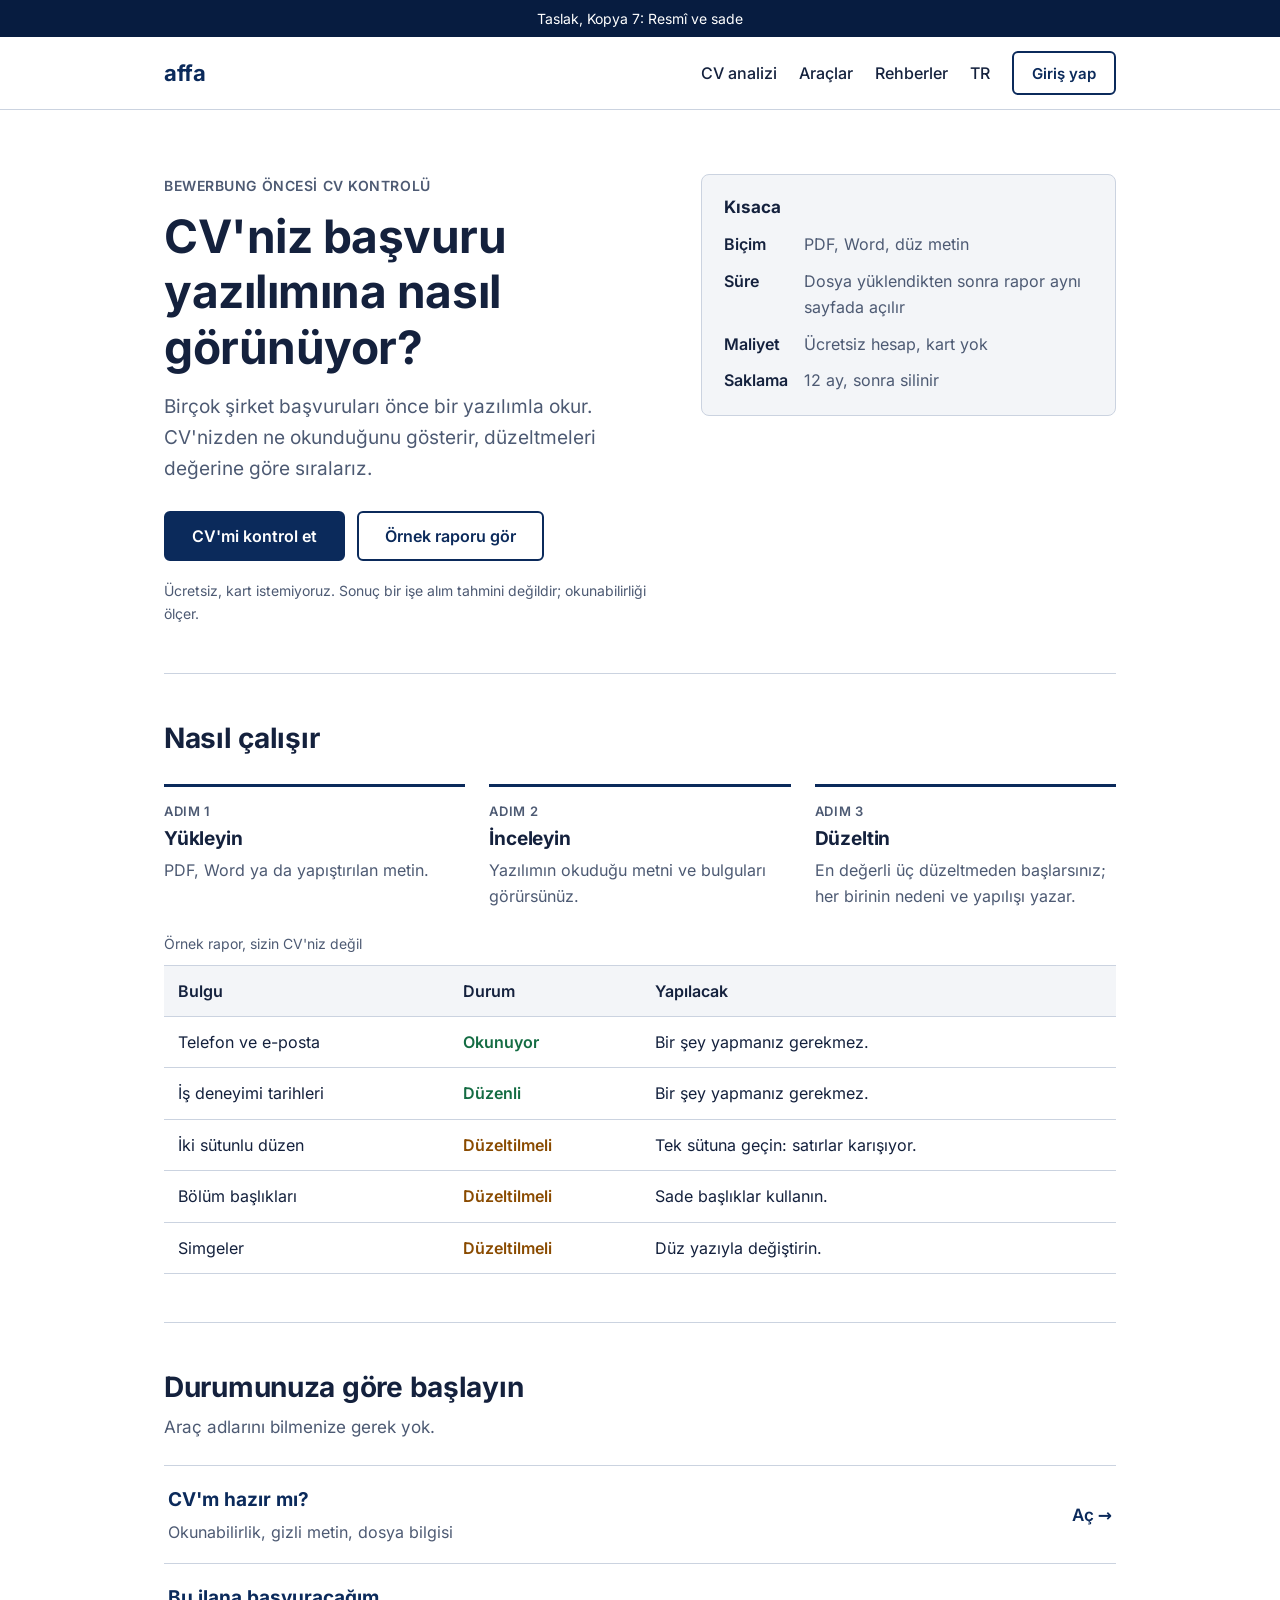
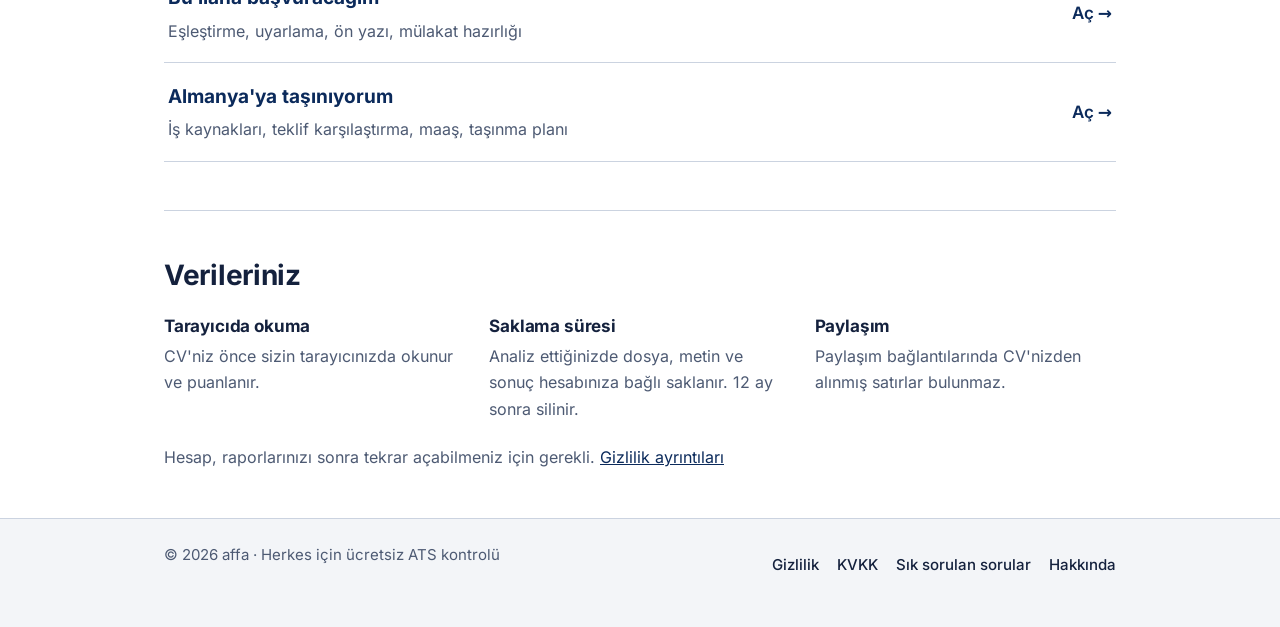
<file: kopya7-resmi-sade.html>
<!doctype html>
<html lang="tr">
<head>
<meta charset="utf-8">
<meta name="viewport" content="width=device-width, initial-scale=1">
<meta name="robots" content="noindex">
<title>Ana sayfa, Kopya 7: Resmî ve sade (taslak)</title>
<link rel="stylesheet" href="fonts/fonts.css">
<style>
:root{--ground:#FFFFFF;--panel:#F3F5F8;--ink:#14213D;--muted:#4D5A73;--navy:#0B2A5B;--navy-d:#071C40;--line:#CBD3E0;--ok:#146C43;--warn:#8A4B00;--warn-bg:#FFF3DC}
*{box-sizing:border-box}
body{margin:0;background:var(--ground);color:var(--ink);font-family:Inter,system-ui,-apple-system,"Segoe UI",sans-serif;font-size:17px;line-height:1.65}
h1,h2,h3{margin:0;font-weight:700;line-height:1.2;letter-spacing:-.01em}
p{margin:0}
a{color:var(--navy)}
:focus-visible{outline:3px solid #2F6BDB;outline-offset:2px}
.topnote{background:var(--navy-d);color:#fff;text-align:center;font-size:14px;padding:7px 16px}
.wrap{max-width:1000px;margin:0 auto;padding:0 24px}
header{border-bottom:1px solid var(--line)}
header .bar{max-width:1000px;margin:0 auto;padding:14px 24px;display:flex;flex-wrap:wrap;align-items:center;gap:6px 22px}
.logo{font-weight:700;font-size:22px;color:var(--navy);text-decoration:none;letter-spacing:-.02em}
.sp{flex:1}
.lk{display:inline-flex;align-items:center;min-height:44px;color:var(--ink);font-weight:500;font-size:16px;text-decoration:none}
.lk:hover{text-decoration:underline}
.btn{display:inline-flex;align-items:center;justify-content:center;min-height:50px;padding:0 26px;border-radius:6px;border:2px solid var(--navy);background:var(--navy);color:#fff;font:600 16px/1 Inter,sans-serif;text-decoration:none;cursor:pointer}
.btn:hover{background:var(--navy-d)}
.btn.o{background:#fff;color:var(--navy)}
.hero{padding:64px 0 48px;display:grid;grid-template-columns:1.2fr 1fr;gap:40px;align-items:start}
@media (max-width:820px){.hero{grid-template-columns:1fr}}
.eyebrow{font-size:14px;font-weight:600;color:var(--muted);letter-spacing:.04em;text-transform:uppercase}
.hero h1{font-size:clamp(32px,4.6vw,46px);margin-top:12px}
.hero .lead{margin-top:16px;color:var(--muted);font-size:19px;max-width:560px}
.ctas{display:flex;flex-wrap:wrap;gap:12px;margin-top:26px}
.fine{margin-top:18px;font-size:14px;color:var(--muted)}
.facts{border:1px solid var(--line);border-radius:8px;background:var(--panel);padding:22px}
.facts h2{font-size:17px}
.facts dl{margin:14px 0 0;display:grid;grid-template-columns:auto 1fr;gap:10px 16px;font-size:16px}
.facts dt{font-weight:600}
.facts dd{margin:0;color:var(--muted)}
section.s{padding:48px 0;border-top:1px solid var(--line)}
section.s h2{font-size:28px}
section.s .sub{margin-top:8px;color:var(--muted);max-width:640px}
ol.steps{list-style:none;margin:28px 0 0;padding:0;display:grid;grid-template-columns:repeat(auto-fit,minmax(min(100%,260px),1fr));gap:24px;counter-reset:n}
ol.steps li{counter-increment:n;border-top:3px solid var(--navy);padding-top:14px}
ol.steps li:before{content:"Adım " counter(n);display:block;font-size:13px;font-weight:600;color:var(--muted);text-transform:uppercase;letter-spacing:.05em}
ol.steps h3{font-size:19px;margin-top:6px}
ol.steps p{margin-top:6px;color:var(--muted);font-size:16px}
table{width:100%;border-collapse:collapse;margin-top:22px;font-size:16px}
caption{text-align:left;font-size:14px;color:var(--muted);padding-bottom:10px}
th,td{text-align:left;padding:12px 14px;border-bottom:1px solid var(--line);vertical-align:top}
thead th{background:var(--panel);font-weight:600;border-top:1px solid var(--line)}
td.st{white-space:nowrap;font-weight:600}
td.st.ok{color:var(--ok)}
td.st.fix{color:var(--warn)}
.tw{overflow-x:auto}
.rows{margin-top:24px;border-top:1px solid var(--line)}
.rows a{display:grid;grid-template-columns:1fr auto;gap:4px 18px;padding:18px 4px;border-bottom:1px solid var(--line);text-decoration:none;color:var(--ink)}
.rows a:hover{background:var(--panel)}
.rows strong{font-size:19px;color:var(--navy)}
.rows span.t{grid-column:1;color:var(--muted);font-size:16px}
.rows span.go{grid-column:2;grid-row:1/3;align-self:center;font-weight:600;color:var(--navy)}
.priv{display:grid;grid-template-columns:repeat(auto-fit,minmax(min(100%,260px),1fr));gap:24px;margin-top:24px}
.priv h3{font-size:17px}
.priv p{margin-top:6px;font-size:16px;color:var(--muted)}
footer{border-top:1px solid var(--line);background:var(--panel);padding:24px 0 40px;font-size:15px;color:var(--muted)}
footer .row{display:flex;flex-wrap:wrap;justify-content:space-between;gap:10px 24px}
footer nav{display:flex;flex-wrap:wrap;gap:2px 18px}
footer nav a{display:inline-flex;align-items:center;min-height:44px;font-weight:500;color:var(--ink);text-decoration:none}
footer nav a:hover{text-decoration:underline}
</style>
</head>
<body>
<div class="topnote">Taslak, Kopya 7: Resmî ve sade</div>
<header><div class="bar">
<a href="#" class="logo">affa</a><span class="sp"></span>
<a href="#" class="lk">CV analizi</a><a href="#" class="lk">Araçlar</a><a href="#" class="lk">Rehberler</a><a href="#" class="lk">TR</a><a href="#" class="btn o" style="min-height:44px;padding:0 18px;font-size:15px">Giriş yap</a>
</div></header>

<main>
<div class="wrap">
<section class="hero">
<div>
<p class="eyebrow">Bewerbung öncesi CV kontrolü</p>
<h1>CV'niz başvuru yazılımına nasıl görünüyor?</h1>
<p class="lead">Birçok şirket başvuruları önce bir yazılımla okur. CV'nizden ne okunduğunu gösterir, düzeltmeleri değerine göre sıralarız.</p>
<div class="ctas"><a href="#" class="btn">CV'mi kontrol et</a><a href="#" class="btn o">Örnek raporu gör</a></div>
<p class="fine">Ücretsiz, kart istemiyoruz. Sonuç bir işe alım tahmini değildir; okunabilirliği ölçer.</p>
</div>
<aside class="facts" aria-label="Kısaca">
<h2>Kısaca</h2>
<dl>
<dt>Biçim</dt><dd>PDF, Word, düz metin</dd>
<dt>Süre</dt><dd>Dosya yüklendikten sonra rapor aynı sayfada açılır</dd>
<dt>Maliyet</dt><dd>Ücretsiz hesap, kart yok</dd>
<dt>Saklama</dt><dd>12 ay, sonra silinir</dd>
</dl>
</aside>
</section>
</div>

<div class="wrap"><section class="s">
<h2>Nasıl çalışır</h2>
<ol class="steps">
<li><h3>Yükleyin</h3><p>PDF, Word ya da yapıştırılan metin.</p></li>
<li><h3>İnceleyin</h3><p>Yazılımın okuduğu metni ve bulguları görürsünüz.</p></li>
<li><h3>Düzeltin</h3><p>En değerli üç düzeltmeden başlarsınız; her birinin nedeni ve yapılışı yazar.</p></li>
</ol>
<div class="tw"><table>
<caption>Örnek rapor, sizin CV'niz değil</caption>
<thead><tr><th scope="col">Bulgu</th><th scope="col">Durum</th><th scope="col">Yapılacak</th></tr></thead>
<tbody>
<tr><td>Telefon ve e-posta</td><td class="st ok">Okunuyor</td><td>Bir şey yapmanız gerekmez.</td></tr>
<tr><td>İş deneyimi tarihleri</td><td class="st ok">Düzenli</td><td>Bir şey yapmanız gerekmez.</td></tr>
<tr><td>İki sütunlu düzen</td><td class="st fix">Düzeltilmeli</td><td>Tek sütuna geçin: satırlar karışıyor.</td></tr>
<tr><td>Bölüm başlıkları</td><td class="st fix">Düzeltilmeli</td><td>Sade başlıklar kullanın.</td></tr>
<tr><td>Simgeler</td><td class="st fix">Düzeltilmeli</td><td>Düz yazıyla değiştirin.</td></tr>
</tbody></table></div>
</section></div>

<div class="wrap"><section class="s">
<h2>Durumunuza göre başlayın</h2>
<p class="sub">Araç adlarını bilmenize gerek yok.</p>
<div class="rows">
<a href="#"><strong>CV'm hazır mı?</strong><span class="go">Aç →</span><span class="t">Okunabilirlik, gizli metin, dosya bilgisi</span></a>
<a href="#"><strong>Bu ilana başvuracağım</strong><span class="go">Aç →</span><span class="t">Eşleştirme, uyarlama, ön yazı, mülakat hazırlığı</span></a>
<a href="#"><strong>Almanya'ya taşınıyorum</strong><span class="go">Aç →</span><span class="t">İş kaynakları, teklif karşılaştırma, maaş, taşınma planı</span></a>
</div>
</section></div>

<div class="wrap"><section class="s">
<h2>Verileriniz</h2>
<div class="priv">
<div><h3>Tarayıcıda okuma</h3><p>CV'niz önce sizin tarayıcınızda okunur ve puanlanır.</p></div>
<div><h3>Saklama süresi</h3><p>Analiz ettiğinizde dosya, metin ve sonuç hesabınıza bağlı saklanır. 12 ay sonra silinir.</p></div>
<div><h3>Paylaşım</h3><p>Paylaşım bağlantılarında CV'nizden alınmış satırlar bulunmaz.</p></div>
</div>
<p style="margin-top:22px;font-size:16px;color:var(--muted)">Hesap, raporlarınızı sonra tekrar açabilmeniz için gerekli. <a href="#">Gizlilik ayrıntıları</a></p>
</section></div>
</main>

<footer><div class="wrap row">
<p>© 2026 affa · Herkes için ücretsiz ATS kontrolü</p>
<nav aria-label="Alt menü"><a href="#">Gizlilik</a><a href="#">KVKK</a><a href="#">Sık sorulan sorular</a><a href="#">Hakkında</a></nav>
</div></footer>
</body>
</html>
</file>
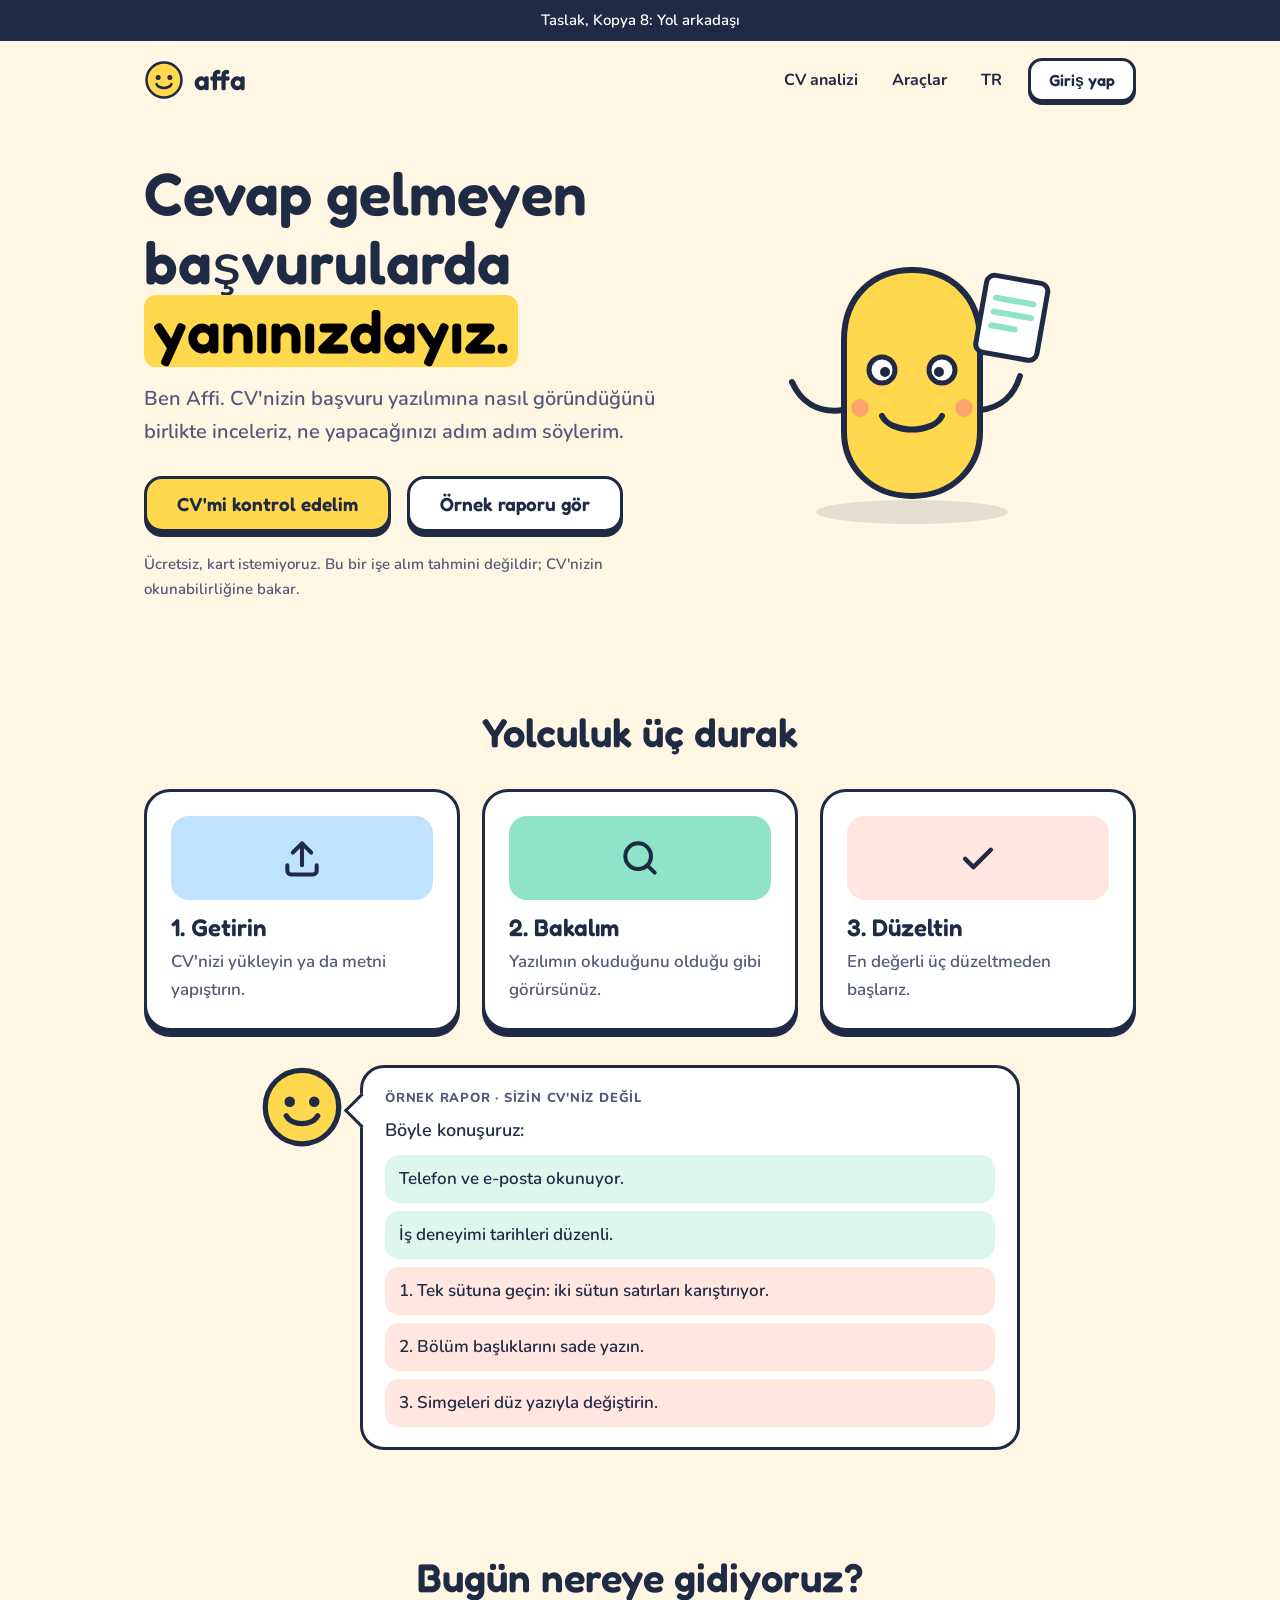
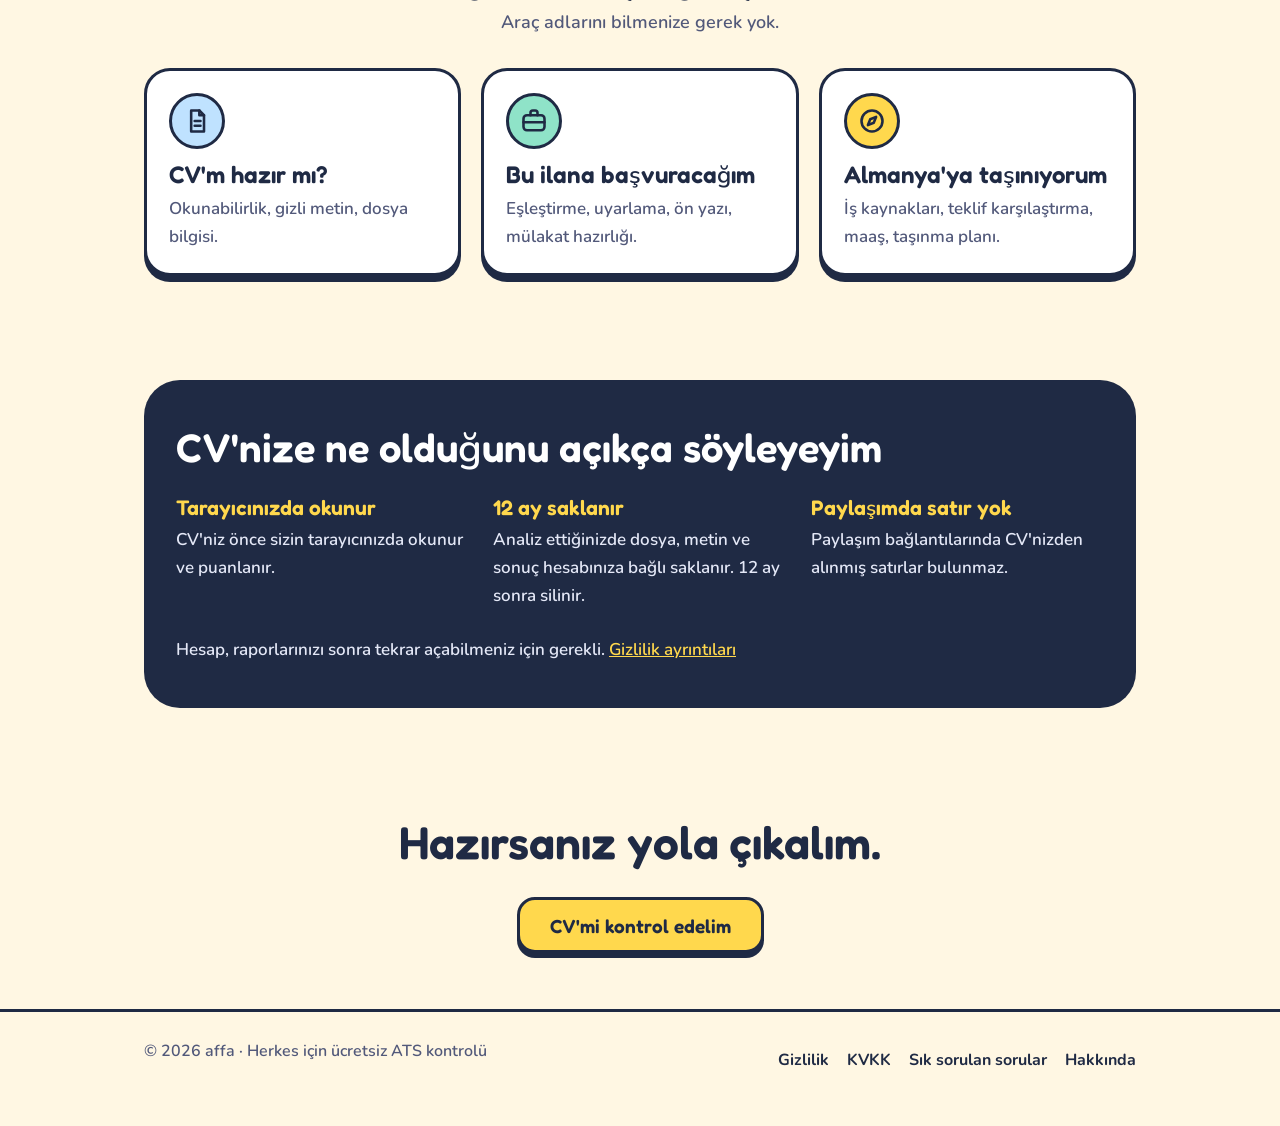
<file: kopya8-yol-arkadasi.html>
<!doctype html>
<html lang="tr">
<head>
<meta charset="utf-8">
<meta name="viewport" content="width=device-width, initial-scale=1">
<meta name="robots" content="noindex">
<title>Ana sayfa, Kopya 8: Yol arkadaşı (taslak)</title>
<link rel="stylesheet" href="fonts/fonts.css">
<style>
:root{--ground:#FFF7E3;--ink:#1F2A44;--muted:#52597A;--sun:#FFD84D;--mint:#8FE3C8;--coral:#FF8F7A;--sky:#BFE2FF;--card:#FFFFFF}
*{box-sizing:border-box}
body{margin:0;background:var(--ground);color:var(--ink);font-family:Nunito,system-ui,-apple-system,"Segoe UI",sans-serif;font-size:18px;line-height:1.65;font-weight:600}
h1,h2,h3{margin:0;font-family:Fredoka,Nunito,sans-serif;font-weight:600;line-height:1.15}
p{margin:0}
a{color:var(--ink)}
:focus-visible{outline:4px solid #3B5BDB;outline-offset:3px}
.topnote{background:var(--ink);color:#fff;text-align:center;font-size:15px;padding:8px 16px}
.wrap{max-width:1040px;margin:0 auto;padding:0 24px}
header .bar{max-width:1040px;margin:0 auto;padding:16px 24px;display:flex;flex-wrap:wrap;align-items:center;gap:8px 18px}
.logo{display:flex;align-items:center;gap:10px;font-family:Fredoka,sans-serif;font-weight:600;font-size:28px;color:var(--ink);text-decoration:none}
.sp{flex:1}
.lk{display:inline-flex;align-items:center;min-height:44px;padding:0 8px;color:var(--ink);font-weight:700;font-size:16px;text-decoration:none}
.lk:hover{text-decoration:underline;text-underline-offset:4px}
.btn{display:inline-flex;align-items:center;justify-content:center;min-height:56px;padding:0 30px;border-radius:18px;border:3px solid var(--ink);background:var(--sun);color:var(--ink);font:600 19px/1 Fredoka,sans-serif;text-decoration:none;cursor:pointer;box-shadow:0 5px 0 var(--ink)}
.btn:hover{transform:translateY(-2px);box-shadow:0 7px 0 var(--ink)}
.btn:active{transform:translateY(4px);box-shadow:0 1px 0 var(--ink)}
.btn.w{background:#fff}
@media (prefers-reduced-motion:reduce){.btn:hover,.btn:active{transform:none}}
.hero{padding:40px 0 56px;display:grid;grid-template-columns:1.15fr 1fr;gap:30px;align-items:center}
@media (max-width:820px){.hero{grid-template-columns:1fr;text-align:center}.hero .ctas{justify-content:center}.hero .art{order:-1}}
.hero h1{font-size:clamp(36px,5.6vw,60px)}
.hero h1 mark{background:var(--sun);padding:0 .15em;border-radius:12px}
.hero .lead{margin-top:16px;font-size:20px;color:var(--muted);max-width:540px}
@media (max-width:820px){.hero .lead{margin-left:auto;margin-right:auto}}
.ctas{display:flex;flex-wrap:wrap;gap:16px;margin-top:28px}
.fine{margin-top:20px;font-size:15px;color:var(--muted);font-weight:600}
.art{display:flex;justify-content:center}
.sec{padding:52px 0}
.sec h2{font-size:clamp(28px,3.8vw,40px);text-align:center}
.sec .sub{text-align:center;color:var(--muted);margin-top:8px}
.path{margin-top:34px;display:grid;grid-template-columns:repeat(auto-fit,minmax(min(100%,260px),1fr));gap:22px}
.step{background:var(--card);border:3px solid var(--ink);border-radius:26px;padding:24px;box-shadow:0 6px 0 var(--ink)}
.step .pic{height:84px;border-radius:18px;display:flex;align-items:center;justify-content:center;margin-bottom:14px}
.step h3{font-size:24px}
.step p{margin-top:6px;color:var(--muted);font-size:17px}
.say{margin:34px auto 0;max-width:760px;display:flex;gap:16px;align-items:flex-start}
.say svg{flex:none}
.bub{position:relative;background:#fff;border:3px solid var(--ink);border-radius:24px;padding:20px 22px;flex:1}
.bub:before{content:"";position:absolute;left:-14px;top:30px;width:22px;height:22px;background:#fff;border-left:3px solid var(--ink);border-bottom:3px solid var(--ink);transform:rotate(45deg)}
.bub .tag{font-size:13px;font-weight:800;letter-spacing:.06em;text-transform:uppercase;color:var(--muted)}
.bub ul{list-style:none;margin:10px 0 0;padding:0;display:flex;flex-direction:column;gap:8px;font-size:17px}
.bub li{padding:10px 14px;border-radius:14px}
.bub li.ok{background:#DDF7EC}
.bub li.fix{background:#FFE6DF}
@media (max-width:640px){.say{flex-direction:column;align-items:center}.bub:before{display:none}}
.picks{margin-top:30px;display:grid;grid-template-columns:repeat(auto-fit,minmax(min(100%,280px),1fr));gap:20px}
.pick{display:block;text-decoration:none;color:var(--ink);background:var(--card);border:3px solid var(--ink);border-radius:26px;padding:22px;box-shadow:0 6px 0 var(--ink)}
.pick:hover{transform:translateY(-3px)}
@media (prefers-reduced-motion:reduce){.pick:hover{transform:none}}
.pick .badge{display:inline-flex;width:56px;height:56px;border-radius:50%;border:3px solid var(--ink);align-items:center;justify-content:center}
.pick h3{font-size:24px;margin-top:12px}
.pick p{margin-top:6px;color:var(--muted);font-size:17px}
.promise{background:var(--ink);color:#fff;border-radius:36px;padding:44px 32px}
.promise h2{color:#fff;text-align:left}
.promise .cols{display:grid;grid-template-columns:repeat(auto-fit,minmax(min(100%,240px),1fr));gap:24px;margin-top:26px}
.promise h3{font-size:21px;color:var(--sun)}
.promise p{margin-top:6px;font-size:17px;color:#E4E8F7}
.promise a{color:var(--sun)}
.end{padding:56px 0;text-align:center}
.end h2{font-size:clamp(30px,4vw,46px)}
.end .ctas{justify-content:center}
footer{padding:26px 0 44px;font-size:16px;color:var(--muted);border-top:3px solid var(--ink)}
footer .row{display:flex;flex-wrap:wrap;justify-content:space-between;gap:10px 26px}
footer nav{display:flex;flex-wrap:wrap;gap:2px 18px}
footer nav a{display:inline-flex;align-items:center;min-height:44px;font-weight:700;color:var(--ink);text-decoration:none}
</style>
</head>
<body>
<div class="topnote">Taslak, Kopya 8: Yol arkadaşı</div>
<header><div class="bar">
<a href="#" class="logo"><svg width="40" height="40" viewBox="0 0 48 48" aria-hidden="true"><circle cx="24" cy="24" r="21" fill="#FFD84D" stroke="#1F2A44" stroke-width="3"/><circle cx="17" cy="21" r="3" fill="#1F2A44"/><circle cx="31" cy="21" r="3" fill="#1F2A44"/><path d="M15 29c3 6 15 6 18 0" fill="none" stroke="#1F2A44" stroke-width="3" stroke-linecap="round"/></svg>affa</a><span class="sp"></span>
<a href="#" class="lk">CV analizi</a><a href="#" class="lk">Araçlar</a><a href="#" class="lk">TR</a><a href="#" class="btn w" style="min-height:44px;padding:0 18px;font-size:16px;box-shadow:0 3px 0 var(--ink);border-radius:14px">Giriş yap</a>
</div></header>

<main>
<div class="wrap">
<section class="hero">
<div>
<h1>Cevap gelmeyen başvurularda <mark>yanınızdayız.</mark></h1>
<p class="lead">Ben Affi. CV'nizin başvuru yazılımına nasıl göründüğünü birlikte inceleriz, ne yapacağınızı adım adım söylerim.</p>
<div class="ctas"><a href="#" class="btn">CV'mi kontrol edelim</a><a href="#" class="btn w">Örnek raporu gör</a></div>
<p class="fine">Ücretsiz, kart istemiyoruz. Bu bir işe alım tahmini değildir; CV'nizin okunabilirliğine bakar.</p>
</div>
<div class="art" aria-hidden="true">
<svg width="320" height="320" viewBox="0 0 320 320">
<ellipse cx="160" cy="292" rx="96" ry="12" fill="#1F2A44" opacity=".12"/>
<path d="M92 120c0-44 30-70 68-70s68 26 68 70v92c0 34-26 64-68 64s-68-30-68-64z" fill="#FFD84D" stroke="#1F2A44" stroke-width="6" stroke-linejoin="round"/>
<circle cx="130" cy="150" r="13" fill="#fff" stroke="#1F2A44" stroke-width="5"/><circle cx="190" cy="150" r="13" fill="#fff" stroke="#1F2A44" stroke-width="5"/>
<circle cx="133" cy="152" r="5" fill="#1F2A44"/><circle cx="187" cy="152" r="5" fill="#1F2A44"/>
<path d="M130 196c9 18 51 18 60 0" fill="none" stroke="#1F2A44" stroke-width="6" stroke-linecap="round"/>
<circle cx="108" cy="188" r="9" fill="#FF8F7A" opacity=".7"/><circle cx="212" cy="188" r="9" fill="#FF8F7A" opacity=".7"/>
<path d="M92 190c-28 4-44-10-52-28" fill="none" stroke="#1F2A44" stroke-width="6" stroke-linecap="round"/>
<path d="M228 190c20-2 34-14 40-34" fill="none" stroke="#1F2A44" stroke-width="6" stroke-linecap="round"/>
<g transform="translate(236 54) rotate(10)"><rect width="62" height="78" rx="8" fill="#fff" stroke="#1F2A44" stroke-width="5"/><path d="M12 22h38M12 36h38M12 50h24" stroke="#8FE3C8" stroke-width="6" stroke-linecap="round"/></g>
<path d="M120 56l8 14 14-8" fill="none" stroke="#1F2A44" stroke-width="0"/>
</svg>
</div>
</section>
</div>

<div class="wrap"><section class="sec">
<h2>Yolculuk üç durak</h2>
<div class="path">
<div class="step"><div class="pic" style="background:var(--sky)"><svg width="44" height="44" viewBox="0 0 24 24" fill="none" stroke="#1F2A44" stroke-width="2.2" stroke-linecap="round" stroke-linejoin="round" aria-hidden="true"><path d="M12 16V4M7 9l5-5 5 5"/><path d="M4 16v3a2 2 0 0 0 2 2h12a2 2 0 0 0 2-2v-3"/></svg></div><h3>1. Getirin</h3><p>CV'nizi yükleyin ya da metni yapıştırın.</p></div>
<div class="step"><div class="pic" style="background:var(--mint)"><svg width="44" height="44" viewBox="0 0 24 24" fill="none" stroke="#1F2A44" stroke-width="2.2" stroke-linecap="round" stroke-linejoin="round" aria-hidden="true"><circle cx="11" cy="11" r="7"/><path d="M20 20l-4-4"/></svg></div><h3>2. Bakalım</h3><p>Yazılımın okuduğunu olduğu gibi görürsünüz.</p></div>
<div class="step"><div class="pic" style="background:#FFE6DF"><svg width="44" height="44" viewBox="0 0 24 24" fill="none" stroke="#1F2A44" stroke-width="2.4" stroke-linecap="round" stroke-linejoin="round" aria-hidden="true"><path d="M5 12.5l4.5 4.5L19 7.5"/></svg></div><h3>3. Düzeltin</h3><p>En değerli üç düzeltmeden başlarız.</p></div>
</div>

<div class="say">
<svg width="84" height="84" viewBox="0 0 48 48" aria-hidden="true"><circle cx="24" cy="24" r="21" fill="#FFD84D" stroke="#1F2A44" stroke-width="3"/><circle cx="17" cy="21" r="3" fill="#1F2A44"/><circle cx="31" cy="21" r="3" fill="#1F2A44"/><path d="M15 29c3 6 15 6 18 0" fill="none" stroke="#1F2A44" stroke-width="3" stroke-linecap="round"/></svg>
<div class="bub"><p class="tag">Örnek rapor · sizin CV'niz değil</p>
<p style="margin-top:6px">Böyle konuşuruz:</p>
<ul><li class="ok">Telefon ve e-posta okunuyor.</li><li class="ok">İş deneyimi tarihleri düzenli.</li>
<li class="fix">1. Tek sütuna geçin: iki sütun satırları karıştırıyor.</li><li class="fix">2. Bölüm başlıklarını sade yazın.</li><li class="fix">3. Simgeleri düz yazıyla değiştirin.</li></ul></div>
</div>
</section></div>

<div class="wrap"><section class="sec">
<h2>Bugün nereye gidiyoruz?</h2>
<p class="sub">Araç adlarını bilmenize gerek yok.</p>
<div class="picks">
<a href="#" class="pick"><span class="badge" style="background:var(--sky)"><svg width="28" height="28" viewBox="0 0 24 24" fill="none" stroke="#1F2A44" stroke-width="2.2" stroke-linecap="round" stroke-linejoin="round" aria-hidden="true"><path d="M7 3h7l4 4v14H7z"/><path d="M14 3v4h4M10 12h5M10 16h5"/></svg></span><h3>CV'm hazır mı?</h3><p>Okunabilirlik, gizli metin, dosya bilgisi.</p></a>
<a href="#" class="pick"><span class="badge" style="background:var(--mint)"><svg width="28" height="28" viewBox="0 0 24 24" fill="none" stroke="#1F2A44" stroke-width="2.2" stroke-linecap="round" stroke-linejoin="round" aria-hidden="true"><rect x="3" y="7" width="18" height="13" rx="3"/><path d="M9 7V5a2 2 0 0 1 2-2h2a2 2 0 0 1 2 2v2M3 13h18"/></svg></span><h3>Bu ilana başvuracağım</h3><p>Eşleştirme, uyarlama, ön yazı, mülakat hazırlığı.</p></a>
<a href="#" class="pick"><span class="badge" style="background:var(--sun)"><svg width="28" height="28" viewBox="0 0 24 24" fill="none" stroke="#1F2A44" stroke-width="2.2" stroke-linecap="round" stroke-linejoin="round" aria-hidden="true"><circle cx="12" cy="12" r="9"/><path d="M15.5 8.5l-2 5-5 2 2-5z"/></svg></span><h3>Almanya'ya taşınıyorum</h3><p>İş kaynakları, teklif karşılaştırma, maaş, taşınma planı.</p></a>
</div>
</section></div>

<div class="wrap"><section class="sec"><div class="promise">
<h2>CV'nize ne olduğunu açıkça söyleyeyim</h2>
<div class="cols">
<div><h3>Tarayıcınızda okunur</h3><p>CV'niz önce sizin tarayıcınızda okunur ve puanlanır.</p></div>
<div><h3>12 ay saklanır</h3><p>Analiz ettiğinizde dosya, metin ve sonuç hesabınıza bağlı saklanır. 12 ay sonra silinir.</p></div>
<div><h3>Paylaşımda satır yok</h3><p>Paylaşım bağlantılarında CV'nizden alınmış satırlar bulunmaz.</p></div>
</div>
<p style="margin-top:26px;font-size:17px;color:#E4E8F7">Hesap, raporlarınızı sonra tekrar açabilmeniz için gerekli. <a href="#">Gizlilik ayrıntıları</a></p>
</div></section></div>

<section class="end"><div class="wrap">
<h2>Hazırsanız yola çıkalım.</h2>
<div class="ctas"><a href="#" class="btn">CV'mi kontrol edelim</a></div>
</div></section>
</main>

<footer><div class="wrap row">
<p>© 2026 affa · Herkes için ücretsiz ATS kontrolü</p>
<nav aria-label="Alt menü"><a href="#">Gizlilik</a><a href="#">KVKK</a><a href="#">Sık sorulan sorular</a><a href="#">Hakkında</a></nav>
</div></footer>
</body>
</html>
</file>
<file: fonts/fonts.css>
/* latin-ext */
@font-face{font-family: 'Figtree'; font-style: normal; font-weight: 400; font-display: swap; src: url(./467cc91576f5.woff2) format('woff2'); unicode-range: U+0100-02BA, U+02BD-02C5, U+02C7-02CC, U+02CE-02D7, U+02DD-02FF, U+0304, U+0308, U+0329, U+1D00-1DBF, U+1E00-1E9F, U+1EF2-1EFF, U+2020, U+20A0-20AB, U+20AD-20C4, U+2113, U+2C60-2C7F, U+A720-A7FF;}
/* latin */
@font-face{font-family: 'Figtree'; font-style: normal; font-weight: 400; font-display: swap; src: url(./3c512d8e381c.woff2) format('woff2'); unicode-range: U+0000-00FF, U+0131, U+0152-0153, U+02BB-02BC, U+02C6, U+02DA, U+02DC, U+0304, U+0308, U+0329, U+2000-206F, U+20AC, U+2122, U+2191, U+2193, U+2212, U+2215, U+FEFF, U+FFFD;}
/* latin-ext */
@font-face{font-family: 'Figtree'; font-style: normal; font-weight: 500; font-display: swap; src: url(./467cc91576f5.woff2) format('woff2'); unicode-range: U+0100-02BA, U+02BD-02C5, U+02C7-02CC, U+02CE-02D7, U+02DD-02FF, U+0304, U+0308, U+0329, U+1D00-1DBF, U+1E00-1E9F, U+1EF2-1EFF, U+2020, U+20A0-20AB, U+20AD-20C4, U+2113, U+2C60-2C7F, U+A720-A7FF;}
/* latin */
@font-face{font-family: 'Figtree'; font-style: normal; font-weight: 500; font-display: swap; src: url(./3c512d8e381c.woff2) format('woff2'); unicode-range: U+0000-00FF, U+0131, U+0152-0153, U+02BB-02BC, U+02C6, U+02DA, U+02DC, U+0304, U+0308, U+0329, U+2000-206F, U+20AC, U+2122, U+2191, U+2193, U+2212, U+2215, U+FEFF, U+FFFD;}
/* latin-ext */
@font-face{font-family: 'Figtree'; font-style: normal; font-weight: 600; font-display: swap; src: url(./467cc91576f5.woff2) format('woff2'); unicode-range: U+0100-02BA, U+02BD-02C5, U+02C7-02CC, U+02CE-02D7, U+02DD-02FF, U+0304, U+0308, U+0329, U+1D00-1DBF, U+1E00-1E9F, U+1EF2-1EFF, U+2020, U+20A0-20AB, U+20AD-20C4, U+2113, U+2C60-2C7F, U+A720-A7FF;}
/* latin */
@font-face{font-family: 'Figtree'; font-style: normal; font-weight: 600; font-display: swap; src: url(./3c512d8e381c.woff2) format('woff2'); unicode-range: U+0000-00FF, U+0131, U+0152-0153, U+02BB-02BC, U+02C6, U+02DA, U+02DC, U+0304, U+0308, U+0329, U+2000-206F, U+20AC, U+2122, U+2191, U+2193, U+2212, U+2215, U+FEFF, U+FFFD;}
/* latin-ext */
@font-face{font-family: 'Figtree'; font-style: normal; font-weight: 700; font-display: swap; src: url(./467cc91576f5.woff2) format('woff2'); unicode-range: U+0100-02BA, U+02BD-02C5, U+02C7-02CC, U+02CE-02D7, U+02DD-02FF, U+0304, U+0308, U+0329, U+1D00-1DBF, U+1E00-1E9F, U+1EF2-1EFF, U+2020, U+20A0-20AB, U+20AD-20C4, U+2113, U+2C60-2C7F, U+A720-A7FF;}
/* latin */
@font-face{font-family: 'Figtree'; font-style: normal; font-weight: 700; font-display: swap; src: url(./3c512d8e381c.woff2) format('woff2'); unicode-range: U+0000-00FF, U+0131, U+0152-0153, U+02BB-02BC, U+02C6, U+02DA, U+02DC, U+0304, U+0308, U+0329, U+2000-206F, U+20AC, U+2122, U+2191, U+2193, U+2212, U+2215, U+FEFF, U+FFFD;}
/* latin-ext */
@font-face{font-family: 'Figtree'; font-style: normal; font-weight: 800; font-display: swap; src: url(./467cc91576f5.woff2) format('woff2'); unicode-range: U+0100-02BA, U+02BD-02C5, U+02C7-02CC, U+02CE-02D7, U+02DD-02FF, U+0304, U+0308, U+0329, U+1D00-1DBF, U+1E00-1E9F, U+1EF2-1EFF, U+2020, U+20A0-20AB, U+20AD-20C4, U+2113, U+2C60-2C7F, U+A720-A7FF;}
/* latin */
@font-face{font-family: 'Figtree'; font-style: normal; font-weight: 800; font-display: swap; src: url(./3c512d8e381c.woff2) format('woff2'); unicode-range: U+0000-00FF, U+0131, U+0152-0153, U+02BB-02BC, U+02C6, U+02DA, U+02DC, U+0304, U+0308, U+0329, U+2000-206F, U+20AC, U+2122, U+2191, U+2193, U+2212, U+2215, U+FEFF, U+FFFD;}
/* latin-ext */
@font-face{font-family: 'Fredoka'; font-style: normal; font-weight: 500; font-stretch: 100%; font-display: swap; src: url(./18bbd1b51ef9.woff2) format('woff2'); unicode-range: U+0100-02BA, U+02BD-02C5, U+02C7-02CC, U+02CE-02D7, U+02DD-02FF, U+0304, U+0308, U+0329, U+1D00-1DBF, U+1E00-1E9F, U+1EF2-1EFF, U+2020, U+20A0-20AB, U+20AD-20C4, U+2113, U+2C60-2C7F, U+A720-A7FF;}
/* latin */
@font-face{font-family: 'Fredoka'; font-style: normal; font-weight: 500; font-stretch: 100%; font-display: swap; src: url(./a4a694ae14e3.woff2) format('woff2'); unicode-range: U+0000-00FF, U+0131, U+0152-0153, U+02BB-02BC, U+02C6, U+02DA, U+02DC, U+0304, U+0308, U+0329, U+2000-206F, U+20AC, U+2122, U+2191, U+2193, U+2212, U+2215, U+FEFF, U+FFFD;}
/* latin-ext */
@font-face{font-family: 'Fredoka'; font-style: normal; font-weight: 600; font-stretch: 100%; font-display: swap; src: url(./18bbd1b51ef9.woff2) format('woff2'); unicode-range: U+0100-02BA, U+02BD-02C5, U+02C7-02CC, U+02CE-02D7, U+02DD-02FF, U+0304, U+0308, U+0329, U+1D00-1DBF, U+1E00-1E9F, U+1EF2-1EFF, U+2020, U+20A0-20AB, U+20AD-20C4, U+2113, U+2C60-2C7F, U+A720-A7FF;}
/* latin */
@font-face{font-family: 'Fredoka'; font-style: normal; font-weight: 600; font-stretch: 100%; font-display: swap; src: url(./a4a694ae14e3.woff2) format('woff2'); unicode-range: U+0000-00FF, U+0131, U+0152-0153, U+02BB-02BC, U+02C6, U+02DA, U+02DC, U+0304, U+0308, U+0329, U+2000-206F, U+20AC, U+2122, U+2191, U+2193, U+2212, U+2215, U+FEFF, U+FFFD;}
/* latin-ext */
@font-face{font-family: 'Fredoka'; font-style: normal; font-weight: 700; font-stretch: 100%; font-display: swap; src: url(./18bbd1b51ef9.woff2) format('woff2'); unicode-range: U+0100-02BA, U+02BD-02C5, U+02C7-02CC, U+02CE-02D7, U+02DD-02FF, U+0304, U+0308, U+0329, U+1D00-1DBF, U+1E00-1E9F, U+1EF2-1EFF, U+2020, U+20A0-20AB, U+20AD-20C4, U+2113, U+2C60-2C7F, U+A720-A7FF;}
/* latin */
@font-face{font-family: 'Fredoka'; font-style: normal; font-weight: 700; font-stretch: 100%; font-display: swap; src: url(./a4a694ae14e3.woff2) format('woff2'); unicode-range: U+0000-00FF, U+0131, U+0152-0153, U+02BB-02BC, U+02C6, U+02DA, U+02DC, U+0304, U+0308, U+0329, U+2000-206F, U+20AC, U+2122, U+2191, U+2193, U+2212, U+2215, U+FEFF, U+FFFD;}
/* latin-ext */
@font-face{font-family: 'Nunito'; font-style: normal; font-weight: 500; font-display: swap; src: url(./9abf3bd28dd2.woff2) format('woff2'); unicode-range: U+0100-02BA, U+02BD-02C5, U+02C7-02CC, U+02CE-02D7, U+02DD-02FF, U+0304, U+0308, U+0329, U+1D00-1DBF, U+1E00-1E9F, U+1EF2-1EFF, U+2020, U+20A0-20AB, U+20AD-20C4, U+2113, U+2C60-2C7F, U+A720-A7FF;}
/* latin */
@font-face{font-family: 'Nunito'; font-style: normal; font-weight: 500; font-display: swap; src: url(./ff573f5680f2.woff2) format('woff2'); unicode-range: U+0000-00FF, U+0131, U+0152-0153, U+02BB-02BC, U+02C6, U+02DA, U+02DC, U+0304, U+0308, U+0329, U+2000-206F, U+20AC, U+2122, U+2191, U+2193, U+2212, U+2215, U+FEFF, U+FFFD;}
/* latin-ext */
@font-face{font-family: 'Nunito'; font-style: normal; font-weight: 600; font-display: swap; src: url(./9abf3bd28dd2.woff2) format('woff2'); unicode-range: U+0100-02BA, U+02BD-02C5, U+02C7-02CC, U+02CE-02D7, U+02DD-02FF, U+0304, U+0308, U+0329, U+1D00-1DBF, U+1E00-1E9F, U+1EF2-1EFF, U+2020, U+20A0-20AB, U+20AD-20C4, U+2113, U+2C60-2C7F, U+A720-A7FF;}
/* latin */
@font-face{font-family: 'Nunito'; font-style: normal; font-weight: 600; font-display: swap; src: url(./ff573f5680f2.woff2) format('woff2'); unicode-range: U+0000-00FF, U+0131, U+0152-0153, U+02BB-02BC, U+02C6, U+02DA, U+02DC, U+0304, U+0308, U+0329, U+2000-206F, U+20AC, U+2122, U+2191, U+2193, U+2212, U+2215, U+FEFF, U+FFFD;}
/* latin-ext */
@font-face{font-family: 'Nunito'; font-style: normal; font-weight: 700; font-display: swap; src: url(./9abf3bd28dd2.woff2) format('woff2'); unicode-range: U+0100-02BA, U+02BD-02C5, U+02C7-02CC, U+02CE-02D7, U+02DD-02FF, U+0304, U+0308, U+0329, U+1D00-1DBF, U+1E00-1E9F, U+1EF2-1EFF, U+2020, U+20A0-20AB, U+20AD-20C4, U+2113, U+2C60-2C7F, U+A720-A7FF;}
/* latin */
@font-face{font-family: 'Nunito'; font-style: normal; font-weight: 700; font-display: swap; src: url(./ff573f5680f2.woff2) format('woff2'); unicode-range: U+0000-00FF, U+0131, U+0152-0153, U+02BB-02BC, U+02C6, U+02DA, U+02DC, U+0304, U+0308, U+0329, U+2000-206F, U+20AC, U+2122, U+2191, U+2193, U+2212, U+2215, U+FEFF, U+FFFD;}
/* latin-ext */
@font-face{font-family: 'Nunito'; font-style: normal; font-weight: 800; font-display: swap; src: url(./9abf3bd28dd2.woff2) format('woff2'); unicode-range: U+0100-02BA, U+02BD-02C5, U+02C7-02CC, U+02CE-02D7, U+02DD-02FF, U+0304, U+0308, U+0329, U+1D00-1DBF, U+1E00-1E9F, U+1EF2-1EFF, U+2020, U+20A0-20AB, U+20AD-20C4, U+2113, U+2C60-2C7F, U+A720-A7FF;}
/* latin */
@font-face{font-family: 'Nunito'; font-style: normal; font-weight: 800; font-display: swap; src: url(./ff573f5680f2.woff2) format('woff2'); unicode-range: U+0000-00FF, U+0131, U+0152-0153, U+02BB-02BC, U+02C6, U+02DA, U+02DC, U+0304, U+0308, U+0329, U+2000-206F, U+20AC, U+2122, U+2191, U+2193, U+2212, U+2215, U+FEFF, U+FFFD;}
/* latin-ext */
@font-face{font-family: 'Manrope'; font-style: normal; font-weight: 500; font-display: swap; src: url(./59b5f94f8cb5.woff2) format('woff2'); unicode-range: U+0100-02BA, U+02BD-02C5, U+02C7-02CC, U+02CE-02D7, U+02DD-02FF, U+0304, U+0308, U+0329, U+1D00-1DBF, U+1E00-1E9F, U+1EF2-1EFF, U+2020, U+20A0-20AB, U+20AD-20C4, U+2113, U+2C60-2C7F, U+A720-A7FF;}
/* latin */
@font-face{font-family: 'Manrope'; font-style: normal; font-weight: 500; font-display: swap; src: url(./58ee1998cb8c.woff2) format('woff2'); unicode-range: U+0000-00FF, U+0131, U+0152-0153, U+02BB-02BC, U+02C6, U+02DA, U+02DC, U+0304, U+0308, U+0329, U+2000-206F, U+20AC, U+2122, U+2191, U+2193, U+2212, U+2215, U+FEFF, U+FFFD;}
/* latin-ext */
@font-face{font-family: 'Manrope'; font-style: normal; font-weight: 600; font-display: swap; src: url(./59b5f94f8cb5.woff2) format('woff2'); unicode-range: U+0100-02BA, U+02BD-02C5, U+02C7-02CC, U+02CE-02D7, U+02DD-02FF, U+0304, U+0308, U+0329, U+1D00-1DBF, U+1E00-1E9F, U+1EF2-1EFF, U+2020, U+20A0-20AB, U+20AD-20C4, U+2113, U+2C60-2C7F, U+A720-A7FF;}
/* latin */
@font-face{font-family: 'Manrope'; font-style: normal; font-weight: 600; font-display: swap; src: url(./58ee1998cb8c.woff2) format('woff2'); unicode-range: U+0000-00FF, U+0131, U+0152-0153, U+02BB-02BC, U+02C6, U+02DA, U+02DC, U+0304, U+0308, U+0329, U+2000-206F, U+20AC, U+2122, U+2191, U+2193, U+2212, U+2215, U+FEFF, U+FFFD;}
/* latin-ext */
@font-face{font-family: 'Manrope'; font-style: normal; font-weight: 700; font-display: swap; src: url(./59b5f94f8cb5.woff2) format('woff2'); unicode-range: U+0100-02BA, U+02BD-02C5, U+02C7-02CC, U+02CE-02D7, U+02DD-02FF, U+0304, U+0308, U+0329, U+1D00-1DBF, U+1E00-1E9F, U+1EF2-1EFF, U+2020, U+20A0-20AB, U+20AD-20C4, U+2113, U+2C60-2C7F, U+A720-A7FF;}
/* latin */
@font-face{font-family: 'Manrope'; font-style: normal; font-weight: 700; font-display: swap; src: url(./58ee1998cb8c.woff2) format('woff2'); unicode-range: U+0000-00FF, U+0131, U+0152-0153, U+02BB-02BC, U+02C6, U+02DA, U+02DC, U+0304, U+0308, U+0329, U+2000-206F, U+20AC, U+2122, U+2191, U+2193, U+2212, U+2215, U+FEFF, U+FFFD;}
/* latin-ext */
@font-face{font-family: 'Manrope'; font-style: normal; font-weight: 800; font-display: swap; src: url(./59b5f94f8cb5.woff2) format('woff2'); unicode-range: U+0100-02BA, U+02BD-02C5, U+02C7-02CC, U+02CE-02D7, U+02DD-02FF, U+0304, U+0308, U+0329, U+1D00-1DBF, U+1E00-1E9F, U+1EF2-1EFF, U+2020, U+20A0-20AB, U+20AD-20C4, U+2113, U+2C60-2C7F, U+A720-A7FF;}
/* latin */
@font-face{font-family: 'Manrope'; font-style: normal; font-weight: 800; font-display: swap; src: url(./58ee1998cb8c.woff2) format('woff2'); unicode-range: U+0000-00FF, U+0131, U+0152-0153, U+02BB-02BC, U+02C6, U+02DA, U+02DC, U+0304, U+0308, U+0329, U+2000-206F, U+20AC, U+2122, U+2191, U+2193, U+2212, U+2215, U+FEFF, U+FFFD;}
/* latin-ext */
@font-face{font-family: 'DM Sans'; font-style: normal; font-weight: 500; font-display: swap; src: url(./850928f51828.woff2) format('woff2'); unicode-range: U+0100-02BA, U+02BD-02C5, U+02C7-02CC, U+02CE-02D7, U+02DD-02FF, U+0304, U+0308, U+0329, U+1D00-1DBF, U+1E00-1E9F, U+1EF2-1EFF, U+2020, U+20A0-20AB, U+20AD-20C4, U+2113, U+2C60-2C7F, U+A720-A7FF;}
/* latin */
@font-face{font-family: 'DM Sans'; font-style: normal; font-weight: 500; font-display: swap; src: url(./002a94d0e22f.woff2) format('woff2'); unicode-range: U+0000-00FF, U+0131, U+0152-0153, U+02BB-02BC, U+02C6, U+02DA, U+02DC, U+0304, U+0308, U+0329, U+2000-206F, U+20AC, U+2122, U+2191, U+2193, U+2212, U+2215, U+FEFF, U+FFFD;}
/* latin-ext */
@font-face{font-family: 'DM Sans'; font-style: normal; font-weight: 600; font-display: swap; src: url(./850928f51828.woff2) format('woff2'); unicode-range: U+0100-02BA, U+02BD-02C5, U+02C7-02CC, U+02CE-02D7, U+02DD-02FF, U+0304, U+0308, U+0329, U+1D00-1DBF, U+1E00-1E9F, U+1EF2-1EFF, U+2020, U+20A0-20AB, U+20AD-20C4, U+2113, U+2C60-2C7F, U+A720-A7FF;}
/* latin */
@font-face{font-family: 'DM Sans'; font-style: normal; font-weight: 600; font-display: swap; src: url(./002a94d0e22f.woff2) format('woff2'); unicode-range: U+0000-00FF, U+0131, U+0152-0153, U+02BB-02BC, U+02C6, U+02DA, U+02DC, U+0304, U+0308, U+0329, U+2000-206F, U+20AC, U+2122, U+2191, U+2193, U+2212, U+2215, U+FEFF, U+FFFD;}
/* latin-ext */
@font-face{font-family: 'DM Sans'; font-style: normal; font-weight: 700; font-display: swap; src: url(./850928f51828.woff2) format('woff2'); unicode-range: U+0100-02BA, U+02BD-02C5, U+02C7-02CC, U+02CE-02D7, U+02DD-02FF, U+0304, U+0308, U+0329, U+1D00-1DBF, U+1E00-1E9F, U+1EF2-1EFF, U+2020, U+20A0-20AB, U+20AD-20C4, U+2113, U+2C60-2C7F, U+A720-A7FF;}
/* latin */
@font-face{font-family: 'DM Sans'; font-style: normal; font-weight: 700; font-display: swap; src: url(./002a94d0e22f.woff2) format('woff2'); unicode-range: U+0000-00FF, U+0131, U+0152-0153, U+02BB-02BC, U+02C6, U+02DA, U+02DC, U+0304, U+0308, U+0329, U+2000-206F, U+20AC, U+2122, U+2191, U+2193, U+2212, U+2215, U+FEFF, U+FFFD;}
/* latin-ext */
@font-face{font-family: 'Inter'; font-style: normal; font-weight: 400; font-display: swap; src: url(./b6db4a06c119.woff2) format('woff2'); unicode-range: U+0100-02BA, U+02BD-02C5, U+02C7-02CC, U+02CE-02D7, U+02DD-02FF, U+0304, U+0308, U+0329, U+1D00-1DBF, U+1E00-1E9F, U+1EF2-1EFF, U+2020, U+20A0-20AB, U+20AD-20C4, U+2113, U+2C60-2C7F, U+A720-A7FF;}
/* latin */
@font-face{font-family: 'Inter'; font-style: normal; font-weight: 400; font-display: swap; src: url(./6ab57b19c69b.woff2) format('woff2'); unicode-range: U+0000-00FF, U+0131, U+0152-0153, U+02BB-02BC, U+02C6, U+02DA, U+02DC, U+0304, U+0308, U+0329, U+2000-206F, U+20AC, U+2122, U+2191, U+2193, U+2212, U+2215, U+FEFF, U+FFFD;}
/* latin-ext */
@font-face{font-family: 'Inter'; font-style: normal; font-weight: 500; font-display: swap; src: url(./b6db4a06c119.woff2) format('woff2'); unicode-range: U+0100-02BA, U+02BD-02C5, U+02C7-02CC, U+02CE-02D7, U+02DD-02FF, U+0304, U+0308, U+0329, U+1D00-1DBF, U+1E00-1E9F, U+1EF2-1EFF, U+2020, U+20A0-20AB, U+20AD-20C4, U+2113, U+2C60-2C7F, U+A720-A7FF;}
/* latin */
@font-face{font-family: 'Inter'; font-style: normal; font-weight: 500; font-display: swap; src: url(./6ab57b19c69b.woff2) format('woff2'); unicode-range: U+0000-00FF, U+0131, U+0152-0153, U+02BB-02BC, U+02C6, U+02DA, U+02DC, U+0304, U+0308, U+0329, U+2000-206F, U+20AC, U+2122, U+2191, U+2193, U+2212, U+2215, U+FEFF, U+FFFD;}
/* latin-ext */
@font-face{font-family: 'Inter'; font-style: normal; font-weight: 600; font-display: swap; src: url(./b6db4a06c119.woff2) format('woff2'); unicode-range: U+0100-02BA, U+02BD-02C5, U+02C7-02CC, U+02CE-02D7, U+02DD-02FF, U+0304, U+0308, U+0329, U+1D00-1DBF, U+1E00-1E9F, U+1EF2-1EFF, U+2020, U+20A0-20AB, U+20AD-20C4, U+2113, U+2C60-2C7F, U+A720-A7FF;}
/* latin */
@font-face{font-family: 'Inter'; font-style: normal; font-weight: 600; font-display: swap; src: url(./6ab57b19c69b.woff2) format('woff2'); unicode-range: U+0000-00FF, U+0131, U+0152-0153, U+02BB-02BC, U+02C6, U+02DA, U+02DC, U+0304, U+0308, U+0329, U+2000-206F, U+20AC, U+2122, U+2191, U+2193, U+2212, U+2215, U+FEFF, U+FFFD;}
/* latin-ext */
@font-face{font-family: 'Inter'; font-style: normal; font-weight: 700; font-display: swap; src: url(./b6db4a06c119.woff2) format('woff2'); unicode-range: U+0100-02BA, U+02BD-02C5, U+02C7-02CC, U+02CE-02D7, U+02DD-02FF, U+0304, U+0308, U+0329, U+1D00-1DBF, U+1E00-1E9F, U+1EF2-1EFF, U+2020, U+20A0-20AB, U+20AD-20C4, U+2113, U+2C60-2C7F, U+A720-A7FF;}
/* latin */
@font-face{font-family: 'Inter'; font-style: normal; font-weight: 700; font-display: swap; src: url(./6ab57b19c69b.woff2) format('woff2'); unicode-range: U+0000-00FF, U+0131, U+0152-0153, U+02BB-02BC, U+02C6, U+02DA, U+02DC, U+0304, U+0308, U+0329, U+2000-206F, U+20AC, U+2122, U+2191, U+2193, U+2212, U+2215, U+FEFF, U+FFFD;}
/* latin-ext */
@font-face{font-family: 'Space Grotesk'; font-style: normal; font-weight: 600; font-display: swap; src: url(./c0b2233dc1a1.woff2) format('woff2'); unicode-range: U+0100-02BA, U+02BD-02C5, U+02C7-02CC, U+02CE-02D7, U+02DD-02FF, U+0304, U+0308, U+0329, U+1D00-1DBF, U+1E00-1E9F, U+1EF2-1EFF, U+2020, U+20A0-20AB, U+20AD-20C4, U+2113, U+2C60-2C7F, U+A720-A7FF;}
/* latin */
@font-face{font-family: 'Space Grotesk'; font-style: normal; font-weight: 600; font-display: swap; src: url(./4ecc7e89b711.woff2) format('woff2'); unicode-range: U+0000-00FF, U+0131, U+0152-0153, U+02BB-02BC, U+02C6, U+02DA, U+02DC, U+0304, U+0308, U+0329, U+2000-206F, U+20AC, U+2122, U+2191, U+2193, U+2212, U+2215, U+FEFF, U+FFFD;}
/* latin-ext */
@font-face{font-family: 'Space Grotesk'; font-style: normal; font-weight: 700; font-display: swap; src: url(./c0b2233dc1a1.woff2) format('woff2'); unicode-range: U+0100-02BA, U+02BD-02C5, U+02C7-02CC, U+02CE-02D7, U+02DD-02FF, U+0304, U+0308, U+0329, U+1D00-1DBF, U+1E00-1E9F, U+1EF2-1EFF, U+2020, U+20A0-20AB, U+20AD-20C4, U+2113, U+2C60-2C7F, U+A720-A7FF;}
/* latin */
@font-face{font-family: 'Space Grotesk'; font-style: normal; font-weight: 700; font-display: swap; src: url(./4ecc7e89b711.woff2) format('woff2'); unicode-range: U+0000-00FF, U+0131, U+0152-0153, U+02BB-02BC, U+02C6, U+02DA, U+02DC, U+0304, U+0308, U+0329, U+2000-206F, U+20AC, U+2122, U+2191, U+2193, U+2212, U+2215, U+FEFF, U+FFFD;}
</file>
